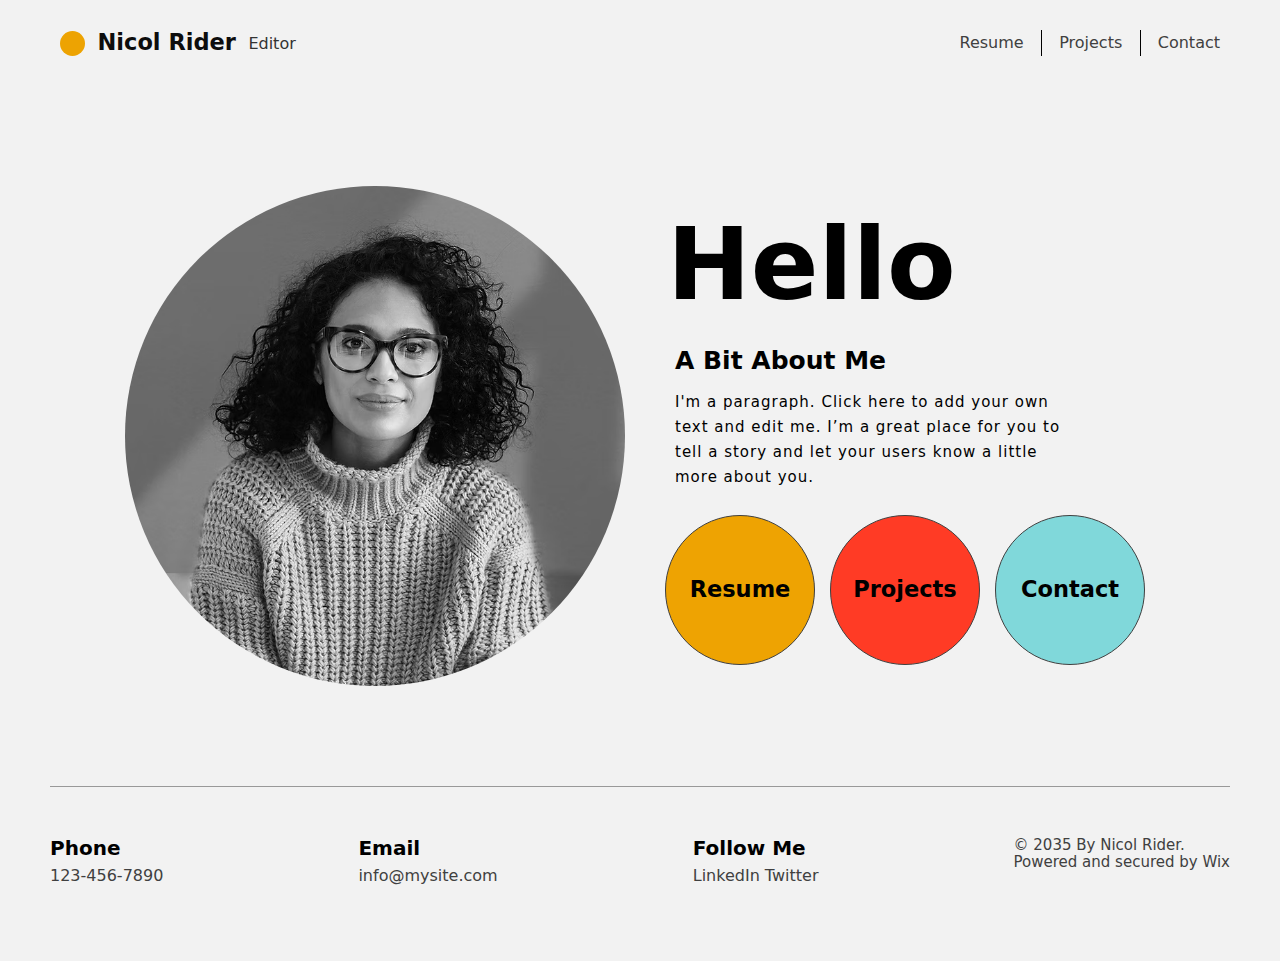
<file: Independent-Projects/Profile-Page-2/index.html>
<!DOCTYPE html>

<html lang="en">
    <head>
        <meta charset="UTF-8" />
        <meta http-equiv="X-UA-Compatible" content="IE=edge" />
        <meta name="viewport" content="width=device-width, initial-scale=1.0" />

        <title>Classroom Work</title>

        <link rel="stylesheet" href="style.css" />
    </head>

    <body>
        <header>
            <div class="header-left">
                <span class="header-icon"></span>
                <a href="index.html" class="header-name">Nicol Rider</a>
                <span class="header-title">Editor</span>
            </div>
            <div class="header-right">
                <a href="html/resume.html">Resume</a>
                <div></div>
                <a href="html/projects.html">Projects</a>
                <div></div>
                <a href="html/contact.html">Contact</a>
            </div>
        </header>

        <main class="page-home">
            <div class="main-left">
                <img src="assets/image.jpg" alt="AUTHOR" />
            </div>
            <div class="main-right">
                <h1>Hello</h1>
                <div>
                    <h2>A Bit About Me</h2>
                    <p
                        >I'm a paragraph. Click here to add your own text and edit me. I’m a great place for you to tell a story and let your users know a
                        little more about you.</p
                    >
                </div>
                <div class="main-buttons">
                    <div class="button-resume">Resume</div>
                    <div class="button-projects">Projects</div>
                    <div class="button-contact">Contact</div>
                </div>
            </div>
        </main>

        <footer>
            <div><span>Phone</span><span>123-456-7890</span></div>
            <div><span>Email</span><span>info@mysite.com</span></div>
            <div><span>Follow Me</span><span>LinkedIn Twitter</span></div>
            <div class="copyright"><span>© 2035 By Nicol Rider. <br> Powered and secured by Wix</span></div>
        </footer>
    </body>
</html>
</file>
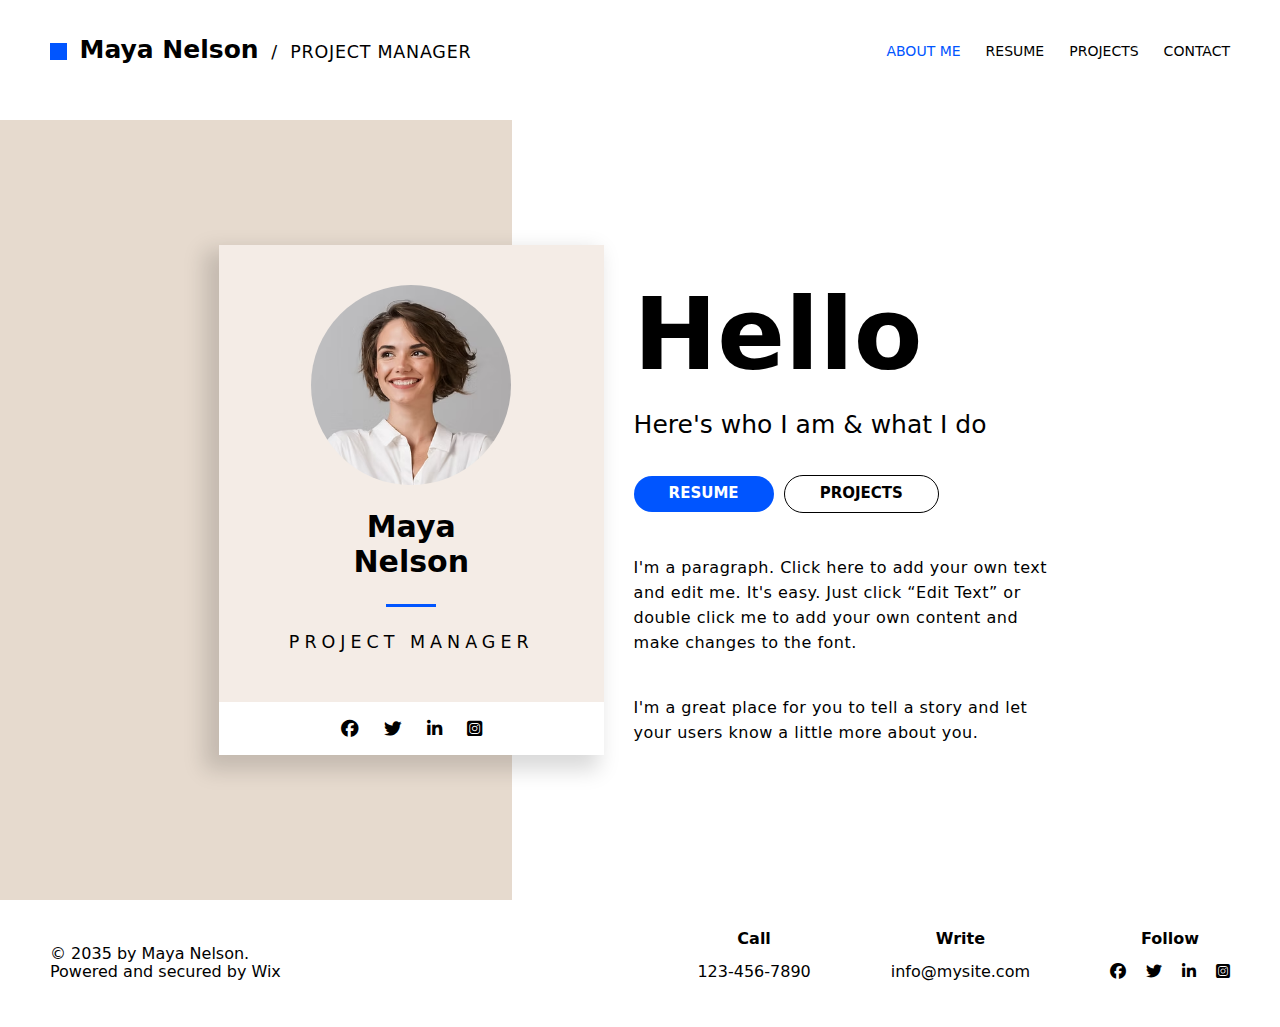
<file: Independent-Projects/Profile-Page/index.html>
<!DOCTYPE html>

<html lang="en">
    <head>
        <meta charset="UTF-8" />
        <meta http-equiv="X-UA-Compatible" content="IE=edge" />
        <meta name="viewport" content="width=device-width, initial-scale=1.0" />

        <!-- <meta name='keywords' content='' /> -->
        <!-- <meta name='description' content='' /> -->
        <!-- <meta name='author' content='' /> -->

        <!-- <link rel='icon' type='image/x-icon' href='' /> -->
        <title>About Me</title>

        <link
            rel="stylesheet"
            href="https://cdnjs.cloudflare.com/ajax/libs/font-awesome/6.7.2/css/all.min.css"
            integrity="sha512-Evv84Mr4kqVGRNSgIGL/F/aIDqQb7xQ2vcrdIwxfjThSH8CSR7PBEakCr51Ck+w+/U6swU2Im1vVX0SVk9ABhg=="
            crossorigin="anonymous"
            referrerpolicy="no-referrer"
        />
        <link rel="stylesheet" href="style.css" />
    </head>

    <body>
        <header>
            <div class="intro">
                <div class="square"></div>
                <span class="name">Maya Nelson</span>
                <span class="slash">/</span>
                <span class="title">PROJECT MANAGER</span>
            </div>

            <div class="nav">
                <nav>
                    <ul>
                        <li><a class="active" href="#">ABOUT ME</a></li>
                        <li><a href="#">RESUME</a></li>
                        <li><a href="#">PROJECTS</a></li>
                        <li><a href="#">CONTACT</a></li>
                    </ul>
                </nav>
            </div>
        </header>

        <main>
            <div class="main-wrapper">
                <div class="main-intro">
                    <div class="main-info">
                        <img class="main-img" src="assets/AdobeStock_230407429.jpeg" alt="author" />
                        <span class="main-name"
                            >Maya <br />
                            Nelson</span
                        >
                        <div class="main-line"></div>
                        <span class="main-title">PROJECT MANAGER</span>
                    </div>
                    <div class="main-links">
                        <i class="fa-brands fa-facebook"></i>
                        <i class="fa-brands fa-twitter"></i>
                        <i class="fa-brands fa-linkedin-in"></i>
                        <i class="fa-brands fa-square-instagram"></i>
                    </div>
                </div>

                <div class="main-desc">
                    <h1>Hello</h1>
                    <h2>Here's who I am & what I do</h2>
                    <div class="main-buttons">
                        <button>RESUME</button>
                        <button>PROJECTS</button>
                    </div>
                    <p>
                        I'm a paragraph. Click here to add your own text and edit me. It's easy. Just click “Edit Text” or double click me to add your
                        own content and make changes to the font.
                    </p>
                    <p>I'm a great place for you to tell a story and let your users know a little more about you.</p>
                </div>
            </div>
        </main>

        <footer>
            <div class="copyright">
                <span>
                    © 2035 by Maya Nelson. <br />
                    Powered and secured by Wix
                </span>
            </div>
            <div class="contact">
                <div><span>Call</span><span>123-456-7890</span></div>
                <div><span>Write</span><span>info@mysite.com</span></div>
                <div>
                    <span>Follow</span>
                    <div>
                        <i class="fa-brands fa-facebook"></i>
                        <i class="fa-brands fa-twitter"></i>
                        <i class="fa-brands fa-linkedin-in"></i>
                        <i class="fa-brands fa-square-instagram"></i>
                    </div>
                </div>
            </div>
        </footer>
    </body>
</html>
</file>
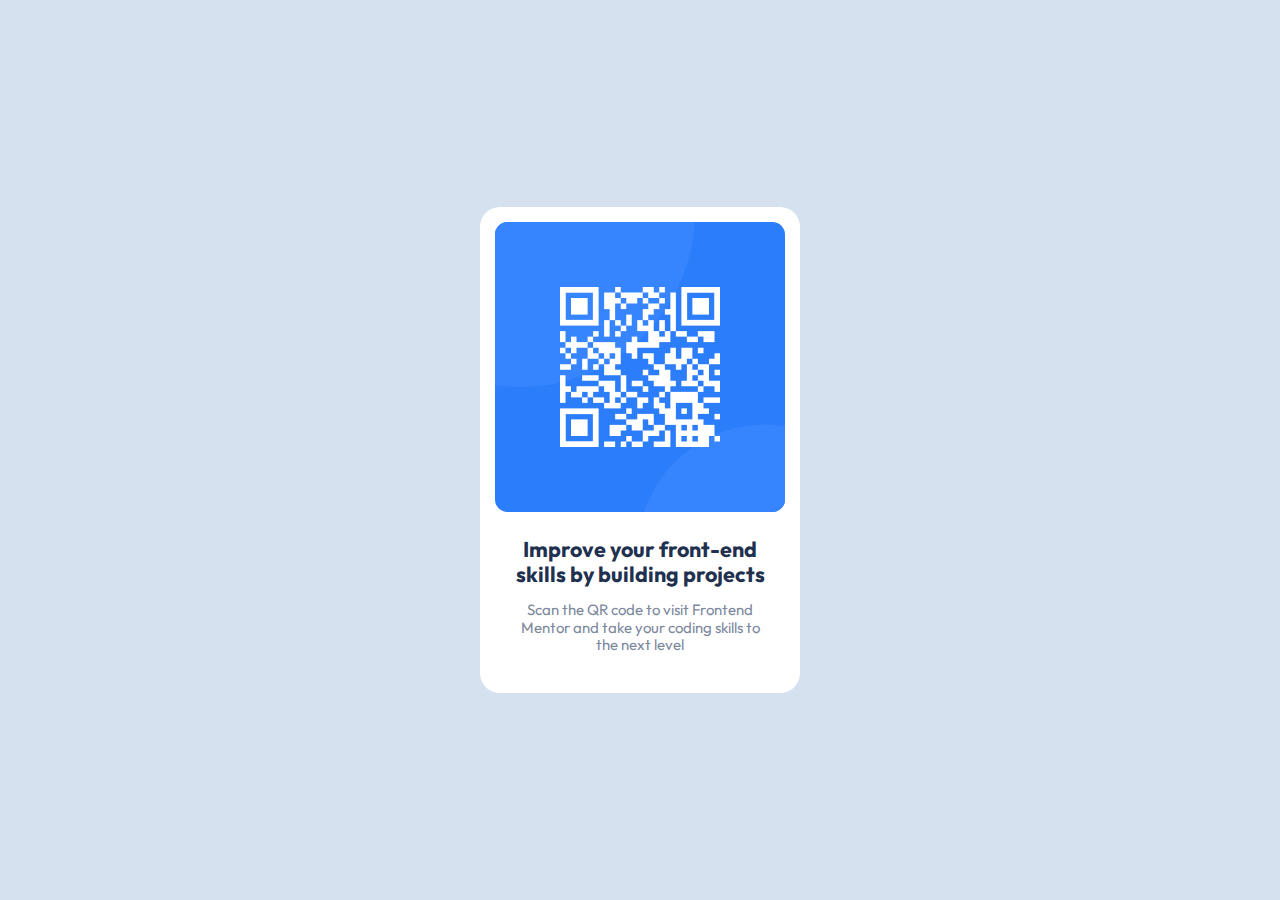
<file: Solution01/docs/index.html>
<!DOCTYPE html>

<html lang="en">
    <head>
        <meta charset="UTF-8" />
        <meta http-equiv="X-UA-Compatible" content="IE=edge" />
        <meta name="viewport" content="width=device-width, initial-scale=1.0" />

        <title>QR Code</title>
        <link rel="icon" type="image/x-icon" href="icon.png" />

        <link rel="preconnect" href="https://fonts.googleapis.com" />
        <link rel="preconnect" href="https://fonts.gstatic.com" crossorigin />
        <link href="https://fonts.googleapis.com/css2?family=Outfit:wght@100..900&display=swap" rel="stylesheet" />

        <link rel="stylesheet" href="style.css" />
    </head>

    <body>
        <div role="main" class="wrapper">
            <div class="qr-code"><img src="qr-code.png" alt="img" /></div>

            <div class="text">
                <h1>Improve your front-end <br> skills by building projects</h1>
                <p>Scan the QR code to visit Frontend<br> Mentor and take your coding skills to<br> the next level</p>
            </div>
        </div>
    </body>
</html>
</file>
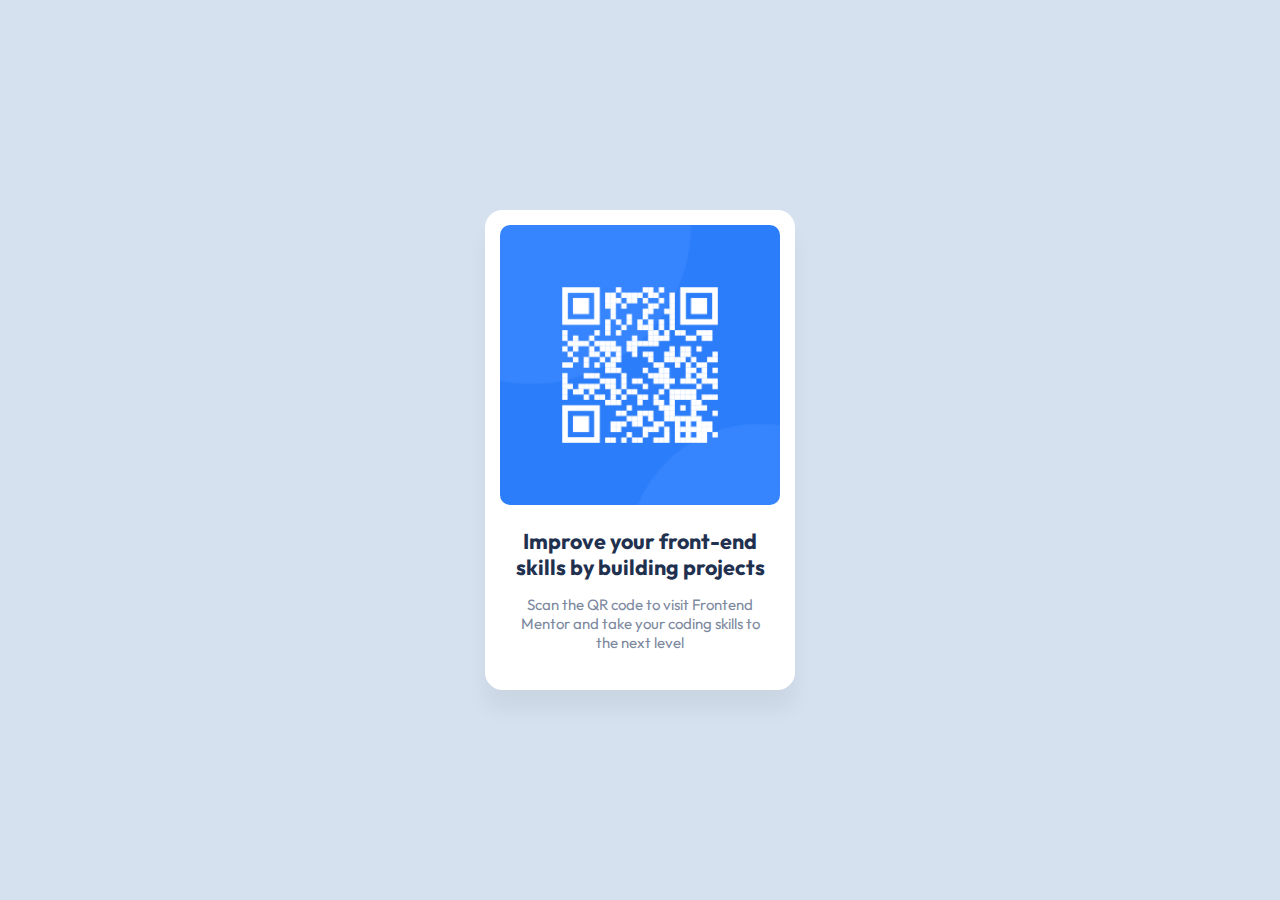
<file: Solution01/src/index.html>
<!DOCTYPE html>

<html lang="en">
    <head>
        <meta charset="UTF-8" />
        <meta http-equiv="X-UA-Compatible" content="IE=edge" />
        <meta name="viewport" content="width=device-width, initial-scale=1.0" />

        <link rel="icon" type="image/x-icon" href="assets/icon.png" />
        <title>QR Code</title>

        <link rel="preconnect" href="https://fonts.googleapis.com" />
        <link rel="preconnect" href="https://fonts.gstatic.com" crossorigin />
        <link href="https://fonts.googleapis.com/css2?family=Outfit:wght@100..900&display=swap" rel="stylesheet" />

        <link rel="stylesheet" href="style.css" />
    </head>

    <body>
        <main>
            <article>
                <div class="article-image">
                    <img src="assets/image-qr-code.png" alt="img" />
                </div>

                <h1>Improve your front-end skills by building projects</h1>
                <p>Scan the QR code to visit Frontend Mentor and take your coding skills to the next level</p>
            </article>
        </main>
    </body>
</html>
</file>
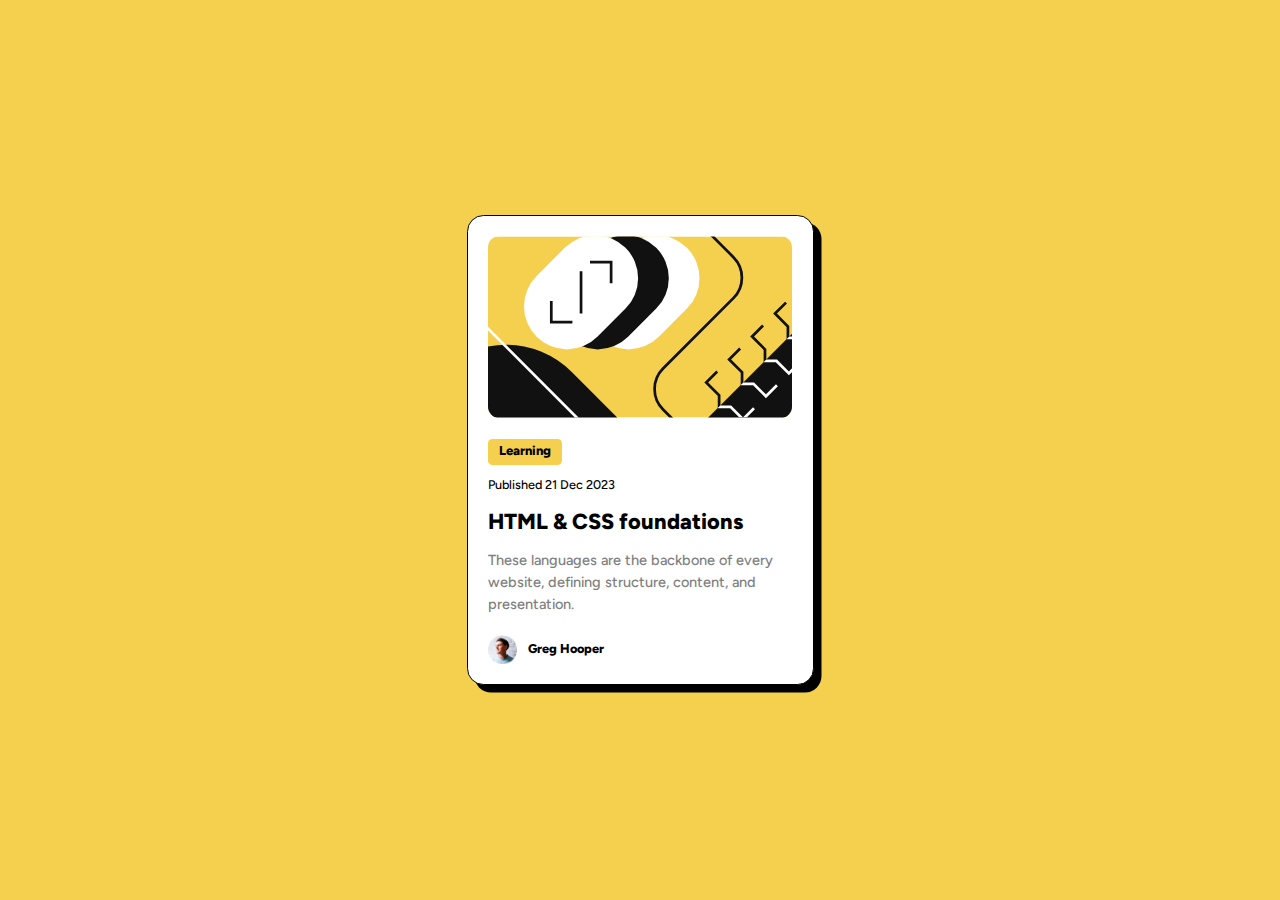
<file: Solution02/src/index.html>
<!DOCTYPE html>

<html lang="en">
    <head>
        <meta charset="UTF-8" />
        <meta http-equiv="X-UA-Compatible" content="IE=edge" />
        <meta name="viewport" content="width=device-width, initial-scale=1.0" />

        <link rel="icon" type="image/x-icon" href="assets/images/favicon-32x32.png" />
        <title>Blog Preview Card</title>

        <link rel="stylesheet" href="style.css" />
    </head>

    <body>
        <main>
            <article>
                <img class="article-image" src="assets/images/illustration-article.svg" alt="illustration image" />
                <span class="article-tag" tabindex="0">Learning</span>
                <span class="article-date">Published 21 Dec 2023</span>
                <h1 tabindex="0">HTML & CSS foundations</h1>
                <p>These languages are the backbone of every website, defining structure, content, and presentation.</p>
                <div class="article-author">
                    <img src="assets/images/image-avatar.webp" alt="avatar image" />
                    <span tabindex="0">Greg Hooper</span>
                </div>
            </article>
        </main>
    </body>
</html>
</file>
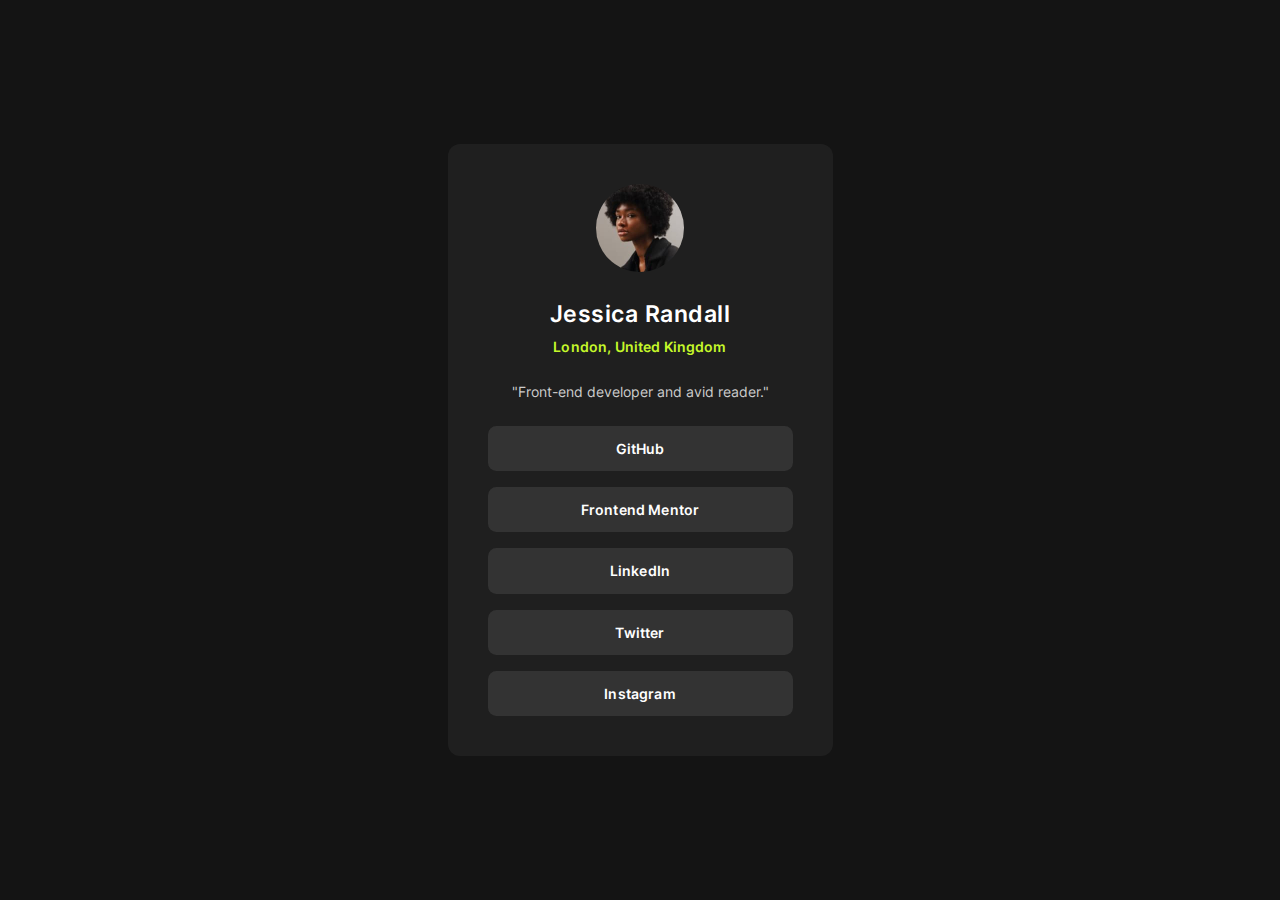
<file: Solution03/src/index.html>
<!DOCTYPE html>

<html lang="en">
    <head>
        <meta charset="UTF-8" />
        <meta http-equiv="X-UA-Compatible" content="IE=edge" />
        <meta name="viewport" content="width=device-width, initial-scale=1.0" />

        <link rel="icon" type="image/x-icon" href="assets/images/favicon-32x32.png" />
        <title>Social Links Profile</title>

        <link rel="stylesheet" href="style.css" />
    </head>

    <body>
        <main>
            <article class="profile">
                <img tabindex="0" src="assets/images/avatar-jessica.jpeg" alt="Avatar" />
                <h1>Jessica Randall</h1>
                <span>London, United Kingdom</span>
                <p>"Front-end developer and avid reader."</p>
                <div class="links">
                    <a tabindex="0" href="#">GitHub</a>
                    <a tabindex="0" href="#">Frontend Mentor</a>
                    <a tabindex="0" href="#">LinkedIn</a>
                    <a tabindex="0" href="#">Twitter</a>
                    <a tabindex="0" href="#">Instagram</a>
                </div>
            </>
        </main>
    </body>
</html>
</file>
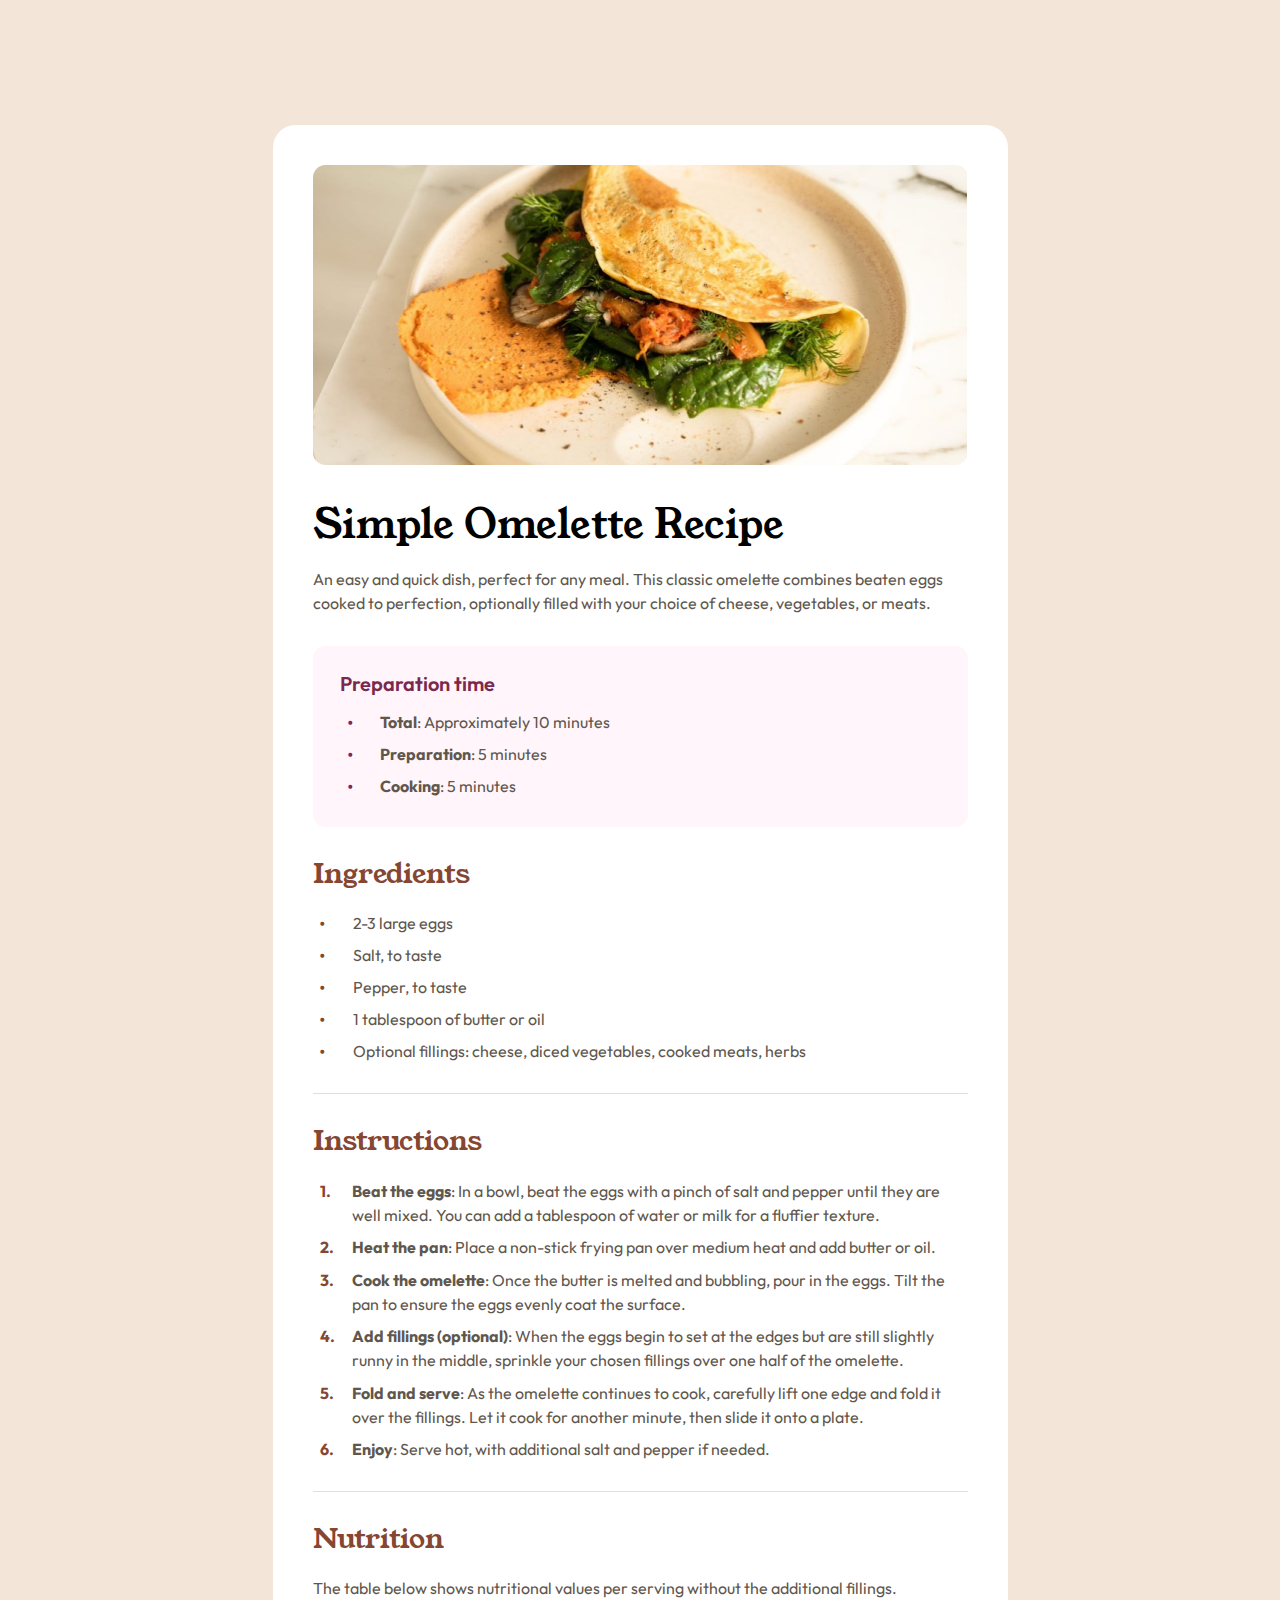
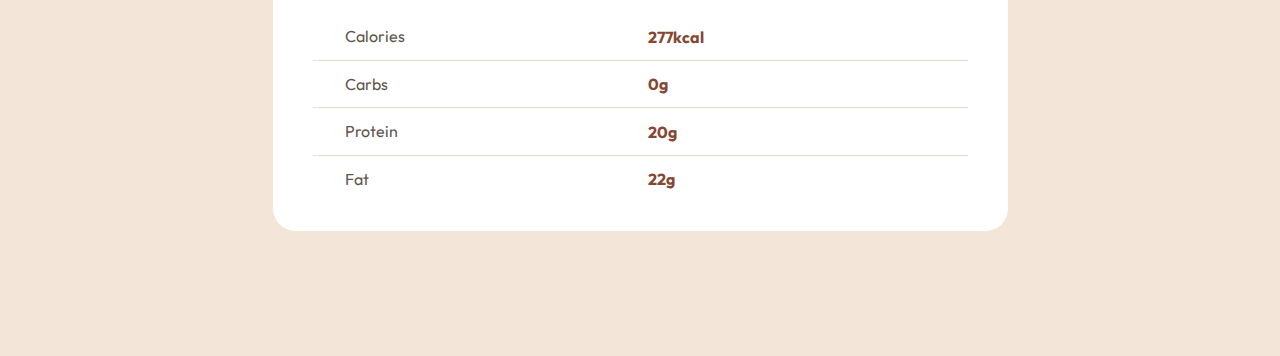
<file: Solution04/src/index.html>
<!DOCTYPE html>

<html lang="en">
    <head>
        <meta charset="UTF-8" />
        <meta http-equiv="X-UA-Compatible" content="IE=edge" />
        <meta name="viewport" content="width=device-width, initial-scale=1.0" />

        <link rel="icon" type="image/x-icon" href="assets/images/favicon-32x32.png" />
        <title>Recipe Page</title>

        <link rel="stylesheet" href="style.css" />
    </head>

    <body>
        <main>
            <div class="recipe">
                <div class="recipe-image">
                    <img src="assets/images/image-omelette.jpeg" alt="Recipe Image" />
                </div>

                <div class="recipe-info">
                    <div class="recipe-title">
                        <h1>Simple Omelette Recipe</h1>
                        <p>
                            An easy and quick dish, perfect for any meal. This classic omelette combines beaten eggs cooked to perfection, optionally
                            filled with your choice of cheese, vegetables, or meats.
                        </p>
                    </div>

                    <div class="recipe-preparation highlighted-section">
                        <h2>Preparation time</h2>

                        <ul>
                            <li>
                                <p><span>Total</span>: Approximately 10 minutes</p>
                            </li>
                            <li>
                                <p><span>Preparation</span>: 5 minutes</p>
                            </li>
                            <li>
                                <p><span>Cooking</span>: 5 minutes</p>
                            </li>
                        </ul>
                    </div>

                    <div class="recipe-ingredients">
                        <h2>Ingredients</h2>
                        <ul>
                            <li><p>2-3 large eggs</p></li>
                            <li><p>Salt, to taste</p></li>
                            <li><p>Pepper, to taste</p></li>
                            <li><p>1 tablespoon of butter or oil</p></li>
                            <li><p>Optional fillings: cheese, diced vegetables, cooked meats, herbs</p></li>
                        </ul>
                    </div>

                    <hr />

                    <div class="recipe-instructions">
                        <h2>Instructions</h2>
                        <ol>
                            <li>
                                <p>
                                    <span>Beat the eggs</span>: In a bowl, beat the eggs with a pinch of salt and pepper until they are well mixed. You can add a tablespoon of water or milk for a fluffier texture.
                                </p>
                            </li>
                            <li>
                                <p><span>Heat the pan</span>: Place a non-stick frying pan over medium heat and add butter or oil.</p>
                            </li>
                            <li>
                                <p>
                                    <span>Cook the omelette</span>: Once the butter is melted and bubbling, pour in the eggs. Tilt the pan to ensure
                                    the eggs evenly coat the surface.
                                </p>
                            </li>
                            <li>
                                <p>
                                    <span>Add fillings (optional)</span>: When the eggs begin to set at the edges but are still slightly runny in the
                                    middle, sprinkle your chosen fillings over one half of the omelette.
                                </p>
                            </li>
                            <li>
                                <p>
                                    <span>Fold and serve</span>: As the omelette continues to cook, carefully lift one edge and fold it over the
                                    fillings. Let it cook for another minute, then slide it onto a plate.
                                </p>
                            </li>
                            <li>
                                <p><span>Enjoy</span>: Serve hot, with additional salt and pepper if needed.</p>
                            </li>
                        </ol>
                    </div>

                    <hr />

                    <div class="recipe-nutrition">
                        <h2>Nutrition</h2>
                        <p>The table below shows nutritional values per serving without the additional fillings.</p>

                        <div class="table">
                            <div>
                                <p>Calories</p>
                                <span>277kcal</span>
                            </div>
                            <div>
                                <p>Carbs</p>
                                <span>0g</span>
                            </div>
                            <div>
                                <p>Protein</p>
                                <span>20g</span>
                            </div>
                            <div>
                                <p>Fat</p>
                                <span>22g</span>
                            </div>
                        </div>
                    </div>
                </div>
            </div>
        </main>
    </body>
</html>
</file>
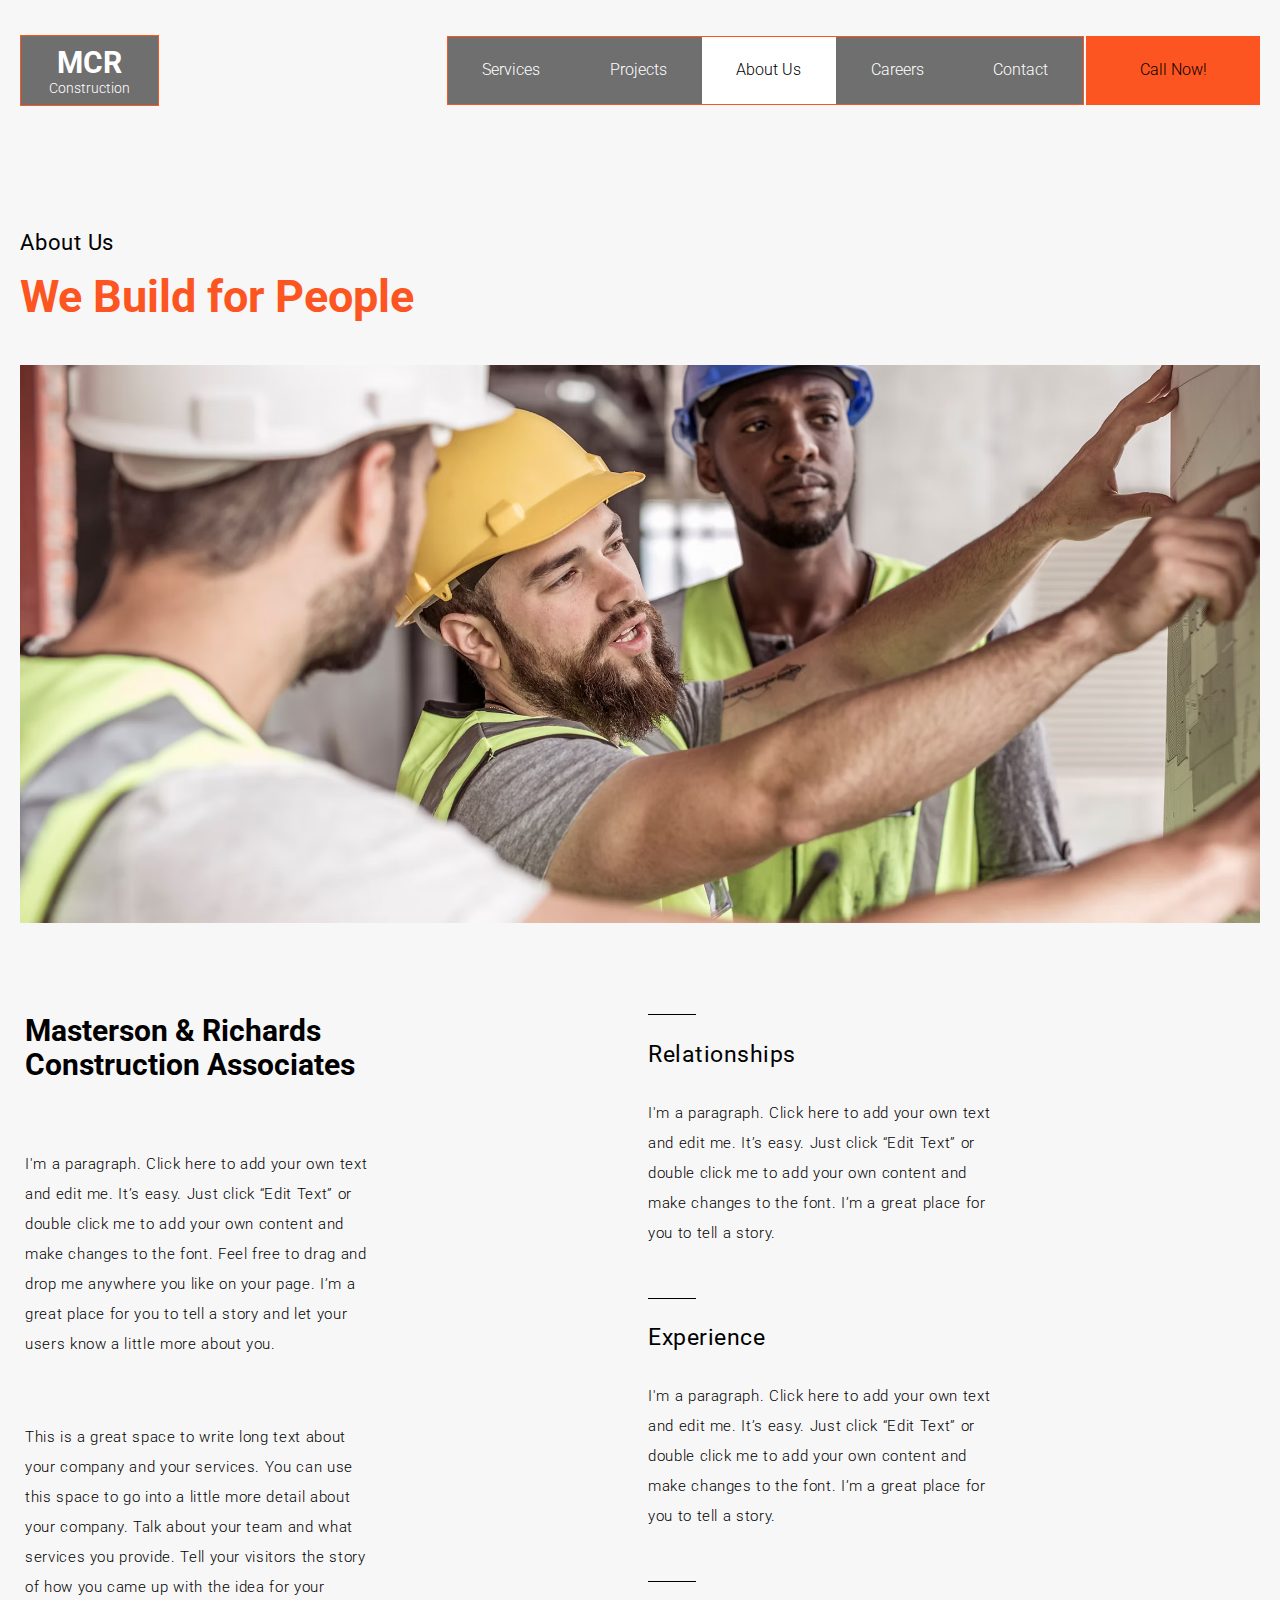
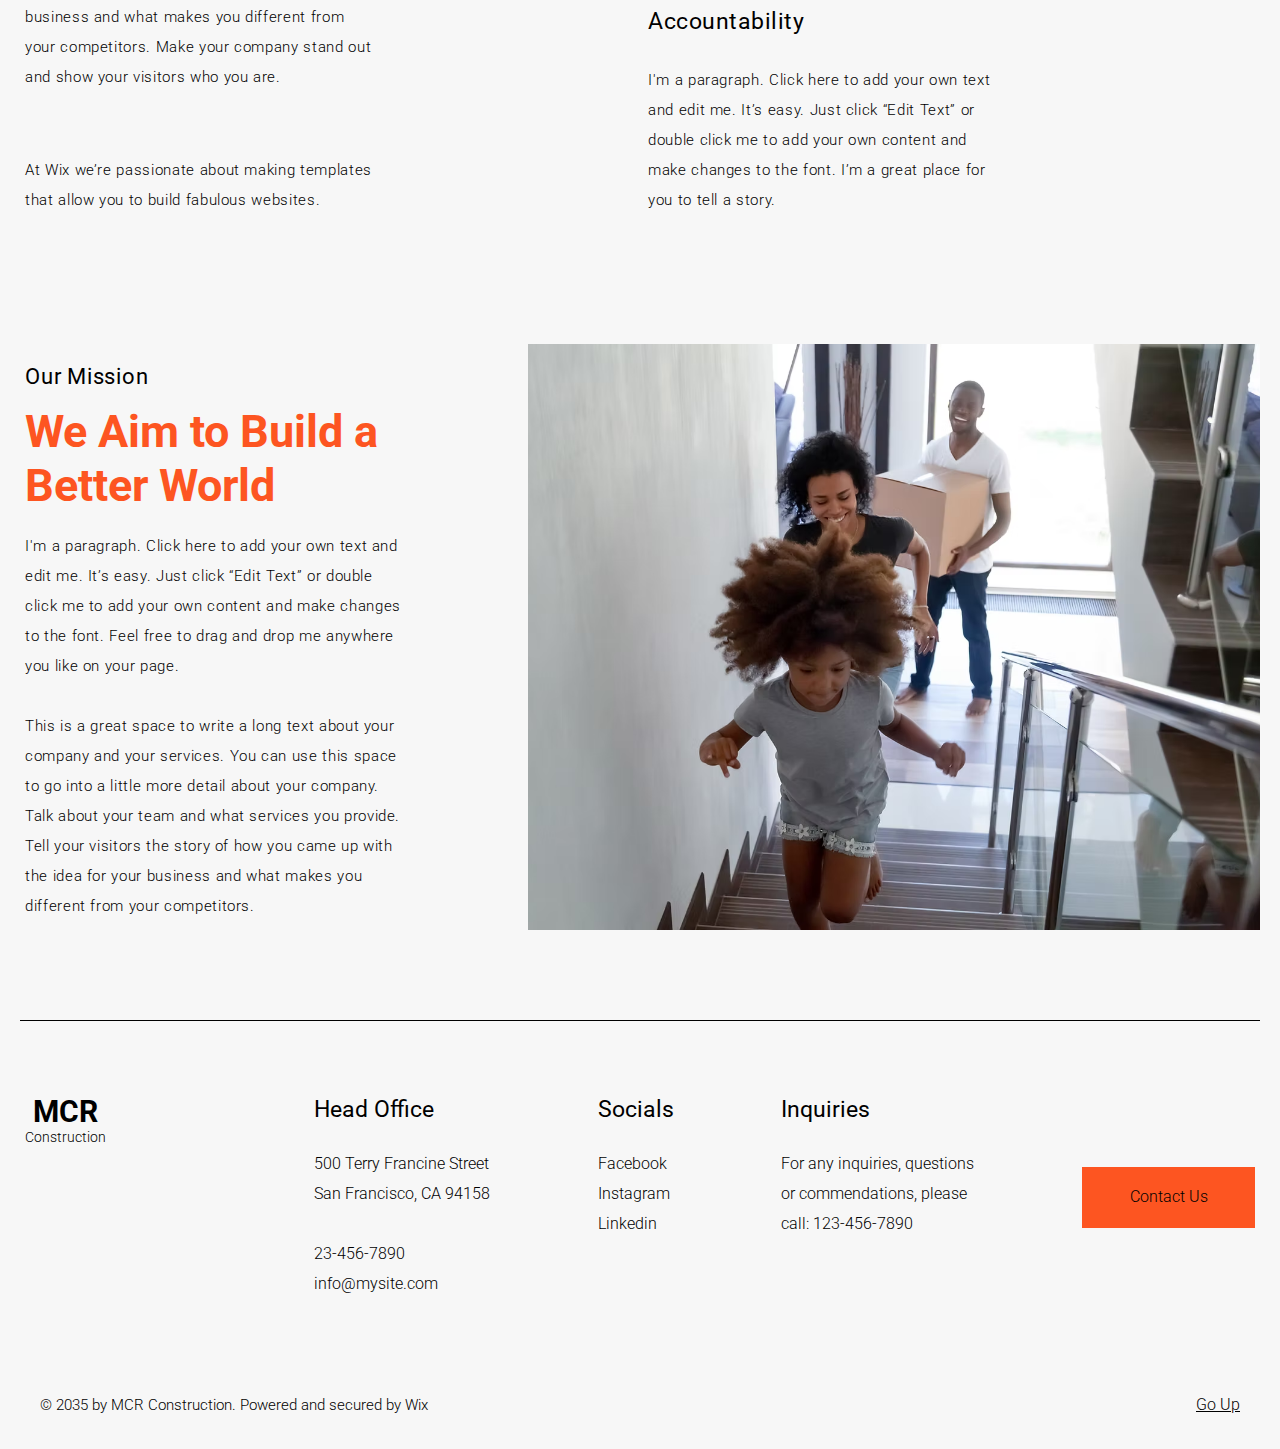
<file: Independent-Projects/Construction/html/about.html>
<!DOCTYPE html>
<html lang="en">
    <head>
        <meta charset="UTF-8" />
        <meta http-equiv="X-UA-Compatible" content="IE=edge" />
        <meta name="viewport" content="width=device-width, initial-scale=1.0" />

        <!-- <meta name='keywords' content='' /> -->
        <!-- <meta name='description' content='' /> -->
        <!-- <meta name='author' content='' /> -->
        <!-- <link rel='icon' type='image/x-icon' href='' /> -->

        <link rel="preconnect" href="https://fonts.googleapis.com" />
        <link rel="preconnect" href="https://fonts.gstatic.com" crossorigin />
        <link href="https://fonts.googleapis.com/css2?family=Roboto:ital,wght@0,100..900;1,100..900&display=swap" rel="stylesheet" />

        <title>About</title>
        <link rel="stylesheet" href="../style.css" />
        <script defer src="../js/script.js"></script>
    </head>

    <body class="page-about">
        <header>
            <div id="marker"></div>

            <div class="container">
                <div class="nav">
                    <div class="logo" id="logo">
                        <a href="../index.html">MCR</a>
                        <br />
                        <a href="../index.html">Construction</a>
                    </div>

                    <div class="nav-list">
                        <ul>
                            <li><a href="services.html">Services</a></li>
                            <li><a href="projects.html">Projects</a></li>
                            <li><a href="about.html">About Us</a></li>
                            <li><a href="careers.html">Careers</a></li>
                            <li><a href="contact.html">Contact</a></li>
                        </ul>

                        <button><a href="tel:+">Call Now!</a></button>

                        <div class="mobile-nav-toggle" id="mNavToggle">
                            <span></span>
                            <span></span>
                            <span></span>
                        </div>
                    </div>
                </div>

                <div class="mobile-nav hidden" id="mNav">
                    <ul>
                        <li><a href="services.html">Services</a></li>
                        <li><a href="projects.html">Projects</a></li>
                        <li><a href="about.html">About Us</a></li>
                        <li><a href="careers.html">Careers</a></li>
                        <li><a href="contact.html">Contact</a></li>
                    </ul>

                    <button><a href="tel:+">Call Now!</a></button>
                </div>
            </div>
        </header>

        <main>
            <div class="grid-container">
                <section class="heading-section">
                    <div class="heading-section-content">
                        <span>About Us</span>
                        <h2>We Build for People</h2>
                    </div>
                </section>

                <section class="about-img">
                    <img src="../img/about-page.avif" />
                </section>

                <section class="about-content">
                    <div class="section-content">
                        <h3>
                            Masterson & Richards <br />
                            Construction Associates
                        </h3>
                        <p>
                            I'm a paragraph. Click here to add your own text and edit me. It’s easy. Just click “Edit Text” or double click me to add
                            your own content and make changes to the font. Feel free to drag and drop me anywhere you like on your page. I’m a great
                            place for you to tell a story and let your users know a little more about you.
                        </p>
                        <p>
                            This is a great space to write long text about your company and your services. You can use this space to go into a little
                            more detail about your company. Talk about your team and what services you provide. Tell your visitors the story of how
                            you came up with the idea for your business and what makes you different from your competitors. Make your company stand
                            out and show your visitors who you are.
                        </p>
                        <p>At Wix we’re passionate about making templates that allow you to build fabulous websites.</p>
                    </div>

                    <div class="section-content">
                        <div>
                            <div class="line"></div>
                            <span>Relationships</span>
                            <p>
                                I'm a paragraph. Click here to add your own text and edit me. It’s easy. Just click “Edit Text” or double click me to
                                add your own content and make changes to the font. I’m a great place for you to tell a story.
                            </p>
                        </div>
                        <div>
                            <div class="line"></div>
                            <span>Experience</span>
                            <p>
                                I'm a paragraph. Click here to add your own text and edit me. It’s easy. Just click “Edit Text” or double click me to
                                add your own content and make changes to the font. I’m a great place for you to tell a story.
                            </p>
                        </div>
                        <div>
                            <div class="line"></div>
                            <span>Accountability</span>
                            <p>
                                I'm a paragraph. Click here to add your own text and edit me. It’s easy. Just click “Edit Text” or double click me to
                                add your own content and make changes to the font. I’m a great place for you to tell a story.
                            </p>
                        </div>
                    </div>
                </section>

                <section class="heading-section">
                    <div class="section-content">
                        <span>Our Mission</span>
                        <h2>
                            We Aim to Build a <br />
                            Better World
                        </h2>
                        <p>
                            I'm a paragraph. Click here to add your own text and edit me. It’s easy. Just click “Edit Text” or double click me to add
                            your own content and make changes to the font. Feel free to drag and drop me anywhere you like on your page.
                        </p>
                        <p>
                            This is a great space to write a long text about your company and your services. You can use this space to go into a
                            little more detail about your company. Talk about your team and what services you provide. Tell your visitors the story of
                            how you came up with the idea for your business and what makes you different from your competitors.
                        </p>
                    </div>

                    <div class="section-img">
                        <img src="../img/about-img.avif" alt="" />
                    </div>
                </section>
            </div>
        </main>

        <footer>
            <div class="container">
                <div class="logo">
                    <span>MCR</span>
                    <br />
                    <span>Construction</span>
                </div>

                <div class="info address">
                    <span class="title">Head Office</span>
                    <span>
                        500 Terry Francine Street <br />
                        San Francisco, CA 94158
                    </span>
                    <span
                        >23-456-7890 <br />
                        info@mysite.com
                    </span>
                </div>

                <div class="info socials">
                    <span class="title">Socials</span>
                    <a href="#">Facebook</a>
                    <a href="#">Instagram</a>
                    <a href="#">Linkedin</a>
                </div>

                <div class="info inquiries">
                    <span class="title">Inquiries</span>
                    <span
                        >For any inquiries, questions <br />
                        or commendations, please <br />
                        call: 123-456-7890
                    </span>
                </div>

                <button><a href="contact.html">Contact Us</a></button>

                <span class="copyright">© 2035 by MCR Construction. Powered and secured by Wix</span>

                <a class="return-to-marker" href="#marker">Go Up</a>

                <a class="m-return-to-marker" href="#marker">
                    <svg
                        preserveAspectRatio="xMidYMid meet"
                        data-bbox="20 20 160 160"
                        xmlns="http://www.w3.org/2000/svg"
                        viewBox="20 20 160 160"
                        height="100%"
                        width="100%"
                        data-type="color"
                        role="presentation"
                        aria-hidden="true">
                        <g fill-rule="evenodd">
                            <path fill-rule="nonzero" fill="#FFFFFF" d="M180 20v160H20V20h160z" data-color="1"></path>
                            <path fill-rule="nonzero" fill="#A2A3E9" d="M24 24v152h152V24H24zm-4-4h160v160H20V20z" data-color="2"></path>
                            <path
                                fill="#A2A3E9"
                                d="M59.668 112L56 107.407 99.037 74 142 107.41l-3.672 4.59-39.29-29.873L59.667 112z"
                                data-color="2"></path>
                        </g>
                    </svg>
                </a>
            </div>
        </footer>
    </body>
</html>
</file>
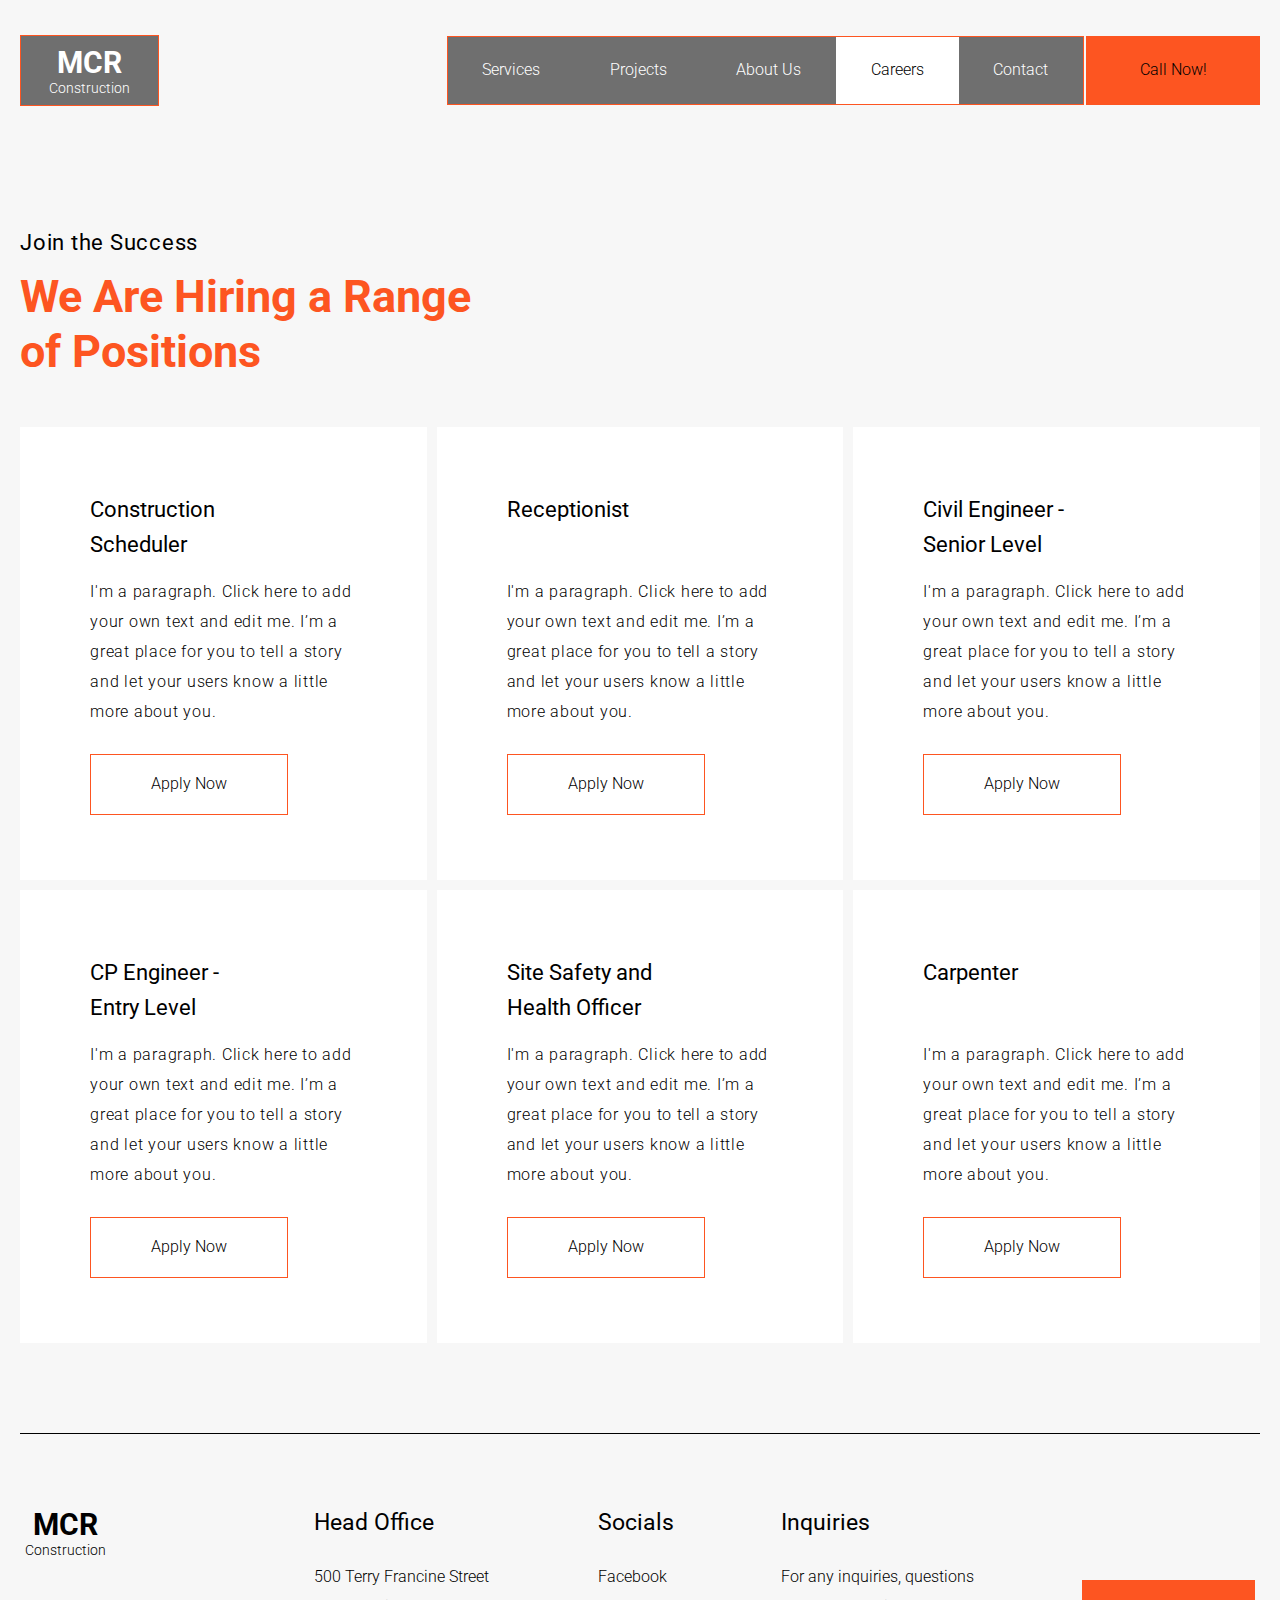
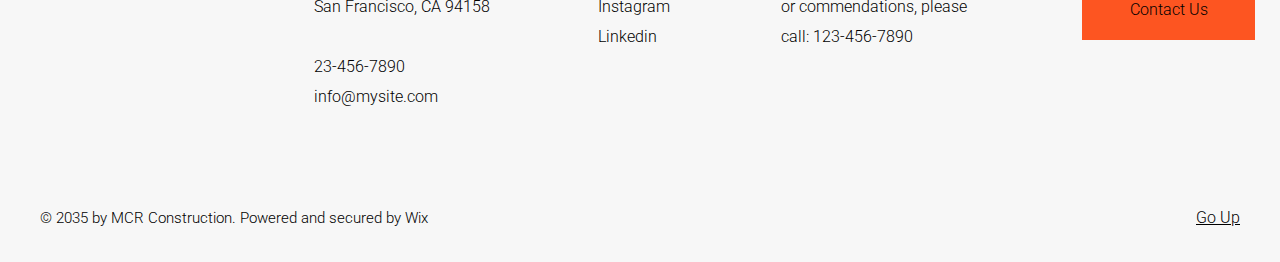
<file: Independent-Projects/Construction/html/careers.html>
<!DOCTYPE html>
<html lang="en">
    <head>
        <meta charset="UTF-8" />
        <meta http-equiv="X-UA-Compatible" content="IE=edge" />
        <meta name="viewport" content="width=device-width, initial-scale=1.0" />

        <!-- <meta name='keywords' content='' /> -->
        <!-- <meta name='description' content='' /> -->
        <!-- <meta name='author' content='' /> -->
        <!-- <link rel='icon' type='image/x-icon' href='' /> -->
         
        <link rel="preconnect" href="https://fonts.googleapis.com" />
        <link rel="preconnect" href="https://fonts.gstatic.com" crossorigin />
        <link href="https://fonts.googleapis.com/css2?family=Roboto:ital,wght@0,100..900;1,100..900&display=swap" rel="stylesheet" />

        <title>Careers</title>
        <link rel="stylesheet" href="../style.css" />
        <script defer src="../js/script.js"></script> 
    </head>

    <body class="page-careers">
        <header>
            <div id="marker"></div>
            
            <div class="container">
                <div class="nav">
                    <div class="logo" id="logo">
                        <a href="../index.html">MCR</a>
                        <br />
                        <a href="../index.html">Construction</a>
                    </div>

                    <div class="nav-list">
                        <ul>
                            <li><a href="services.html">Services</a></li>
                            <li><a href="projects.html">Projects</a></li>
                            <li><a href="about.html">About Us</a></li>
                            <li><a href="careers.html">Careers</a></li>
                            <li><a href="contact.html">Contact</a></li>
                        </ul>

                        <button><a href="tel:+">Call Now!</a></button>

                        <div class="mobile-nav-toggle" id="mNavToggle">
                            <span></span>
                            <span></span>
                            <span></span>
                        </div>
                    </div>
                </div>

                <div class="mobile-nav hidden" id="mNav">


                    <ul>
                        <li><a href="services.html">Services</a></li>
                        <li><a href="projects.html">Projects</a></li>
                        <li><a href="about.html">About Us</a></li>
                        <li><a href="careers.html">Careers</a></li>
                        <li><a href="contact.html">Contact</a></li>
                    </ul>

                    <button><a href="tel:+">Call Now!</a></button>
                </div>
            </div>
        </header>

        <main>
            <div class="grid-container">
                <section class="heading-section">
                    <div class="heading-section-content">
                        <span>Join the Success</span>
                        <h2>
                            We Are Hiring a Range <br />
                            of Positions
                        </h2>
                    </div>
                </section>

                <section>
                    <div class="grid-wrapper">
                        <div>
                            <span
                                >Construction <br />
                                Scheduler</span
                            >
                            <p>
                                I'm a paragraph. Click here to add your own text and edit me. I’m a great place for you to tell a story and let your
                                users know a little more about you.
                            </p>
                            <button>Apply Now</button>
                        </div>
                        <div>
                            <span>Receptionist</span>
                            <p>
                                I'm a paragraph. Click here to add your own text and edit me. I’m a great place for you to tell a story and let your
                                users know a little more about you.
                            </p>
                            <button>Apply Now</button>
                        </div>
                        <div>
                            <span
                                >Civil Engineer - <br />
                                Senior Level</span
                            >
                            <p>
                                I'm a paragraph. Click here to add your own text and edit me. I’m a great place for you to tell a story and let your
                                users know a little more about you.
                            </p>
                            <button>Apply Now</button>
                        </div>
                        <div></div>
                        <div></div>
                        <div>
                            <span
                                >CP Engineer - <br />
                                Entry Level</span
                            >
                            <p>
                                I'm a paragraph. Click here to add your own text and edit me. I’m a great place for you to tell a story and let your
                                users know a little more about you.
                            </p>
                            <button>Apply Now</button>
                        </div>
                        <div>
                            <span
                                >Site Safety and <br />
                                Health Officer</span
                            >
                            <p>
                                I'm a paragraph. Click here to add your own text and edit me. I’m a great place for you to tell a story and let your
                                users know a little more about you.
                            </p>
                            <button>Apply Now</button>
                        </div>
                        <div>
                            <span>Carpenter</span>
                            <p>
                                I'm a paragraph. Click here to add your own text and edit me. I’m a great place for you to tell a story and let your
                                users know a little more about you.
                            </p>
                            <button>Apply Now</button>
                        </div>
                    </div>
                </section>
            </div>
        </main>

        <footer>
            <div class="container">
                <div class="logo">
                    <span>MCR</span>
                    <br />
                    <span>Construction</span>
                </div>

                <div class="info address">
                    <span class="title">Head Office</span>
                    <span>
                        500 Terry Francine Street <br />
                        San Francisco, CA 94158
                    </span>
                    <span
                        >23-456-7890 <br />
                        info@mysite.com
                    </span>
                </div>

                <div class="info socials">
                    <span class="title">Socials</span>
                    <a href="#">Facebook</a>
                    <a href="#">Instagram</a>
                    <a href="#">Linkedin</a>
                </div>

                <div class="info inquiries">
                    <span class="title">Inquiries</span>
                    <span
                        >For any inquiries, questions <br />
                        or commendations, please <br />
                        call: 123-456-7890
                    </span>
                </div>

                <button><a href="contact.html">Contact Us</a></button>

                <span class="copyright">© 2035 by MCR Construction. Powered and secured by Wix</span>

                <a class="return-to-marker" href="#marker">Go Up</a>

                <a class="m-return-to-marker" href="#marker">
                    <svg
                        preserveAspectRatio="xMidYMid meet"
                        data-bbox="20 20 160 160"
                        xmlns="http://www.w3.org/2000/svg"
                        viewBox="20 20 160 160"
                        height="100%"
                        width="100%"
                        data-type="color"
                        role="presentation"
                        aria-hidden="true">
                        <g fill-rule="evenodd">
                            <path fill-rule="nonzero" fill="#FFFFFF" d="M180 20v160H20V20h160z" data-color="1"></path>
                            <path fill-rule="nonzero" fill="#A2A3E9" d="M24 24v152h152V24H24zm-4-4h160v160H20V20z" data-color="2"></path>
                            <path
                                fill="#A2A3E9"
                                d="M59.668 112L56 107.407 99.037 74 142 107.41l-3.672 4.59-39.29-29.873L59.667 112z"
                                data-color="2"></path>
                        </g>
                    </svg>
                </a>
            </div>
        </footer>
    </body>
</html>
</file>
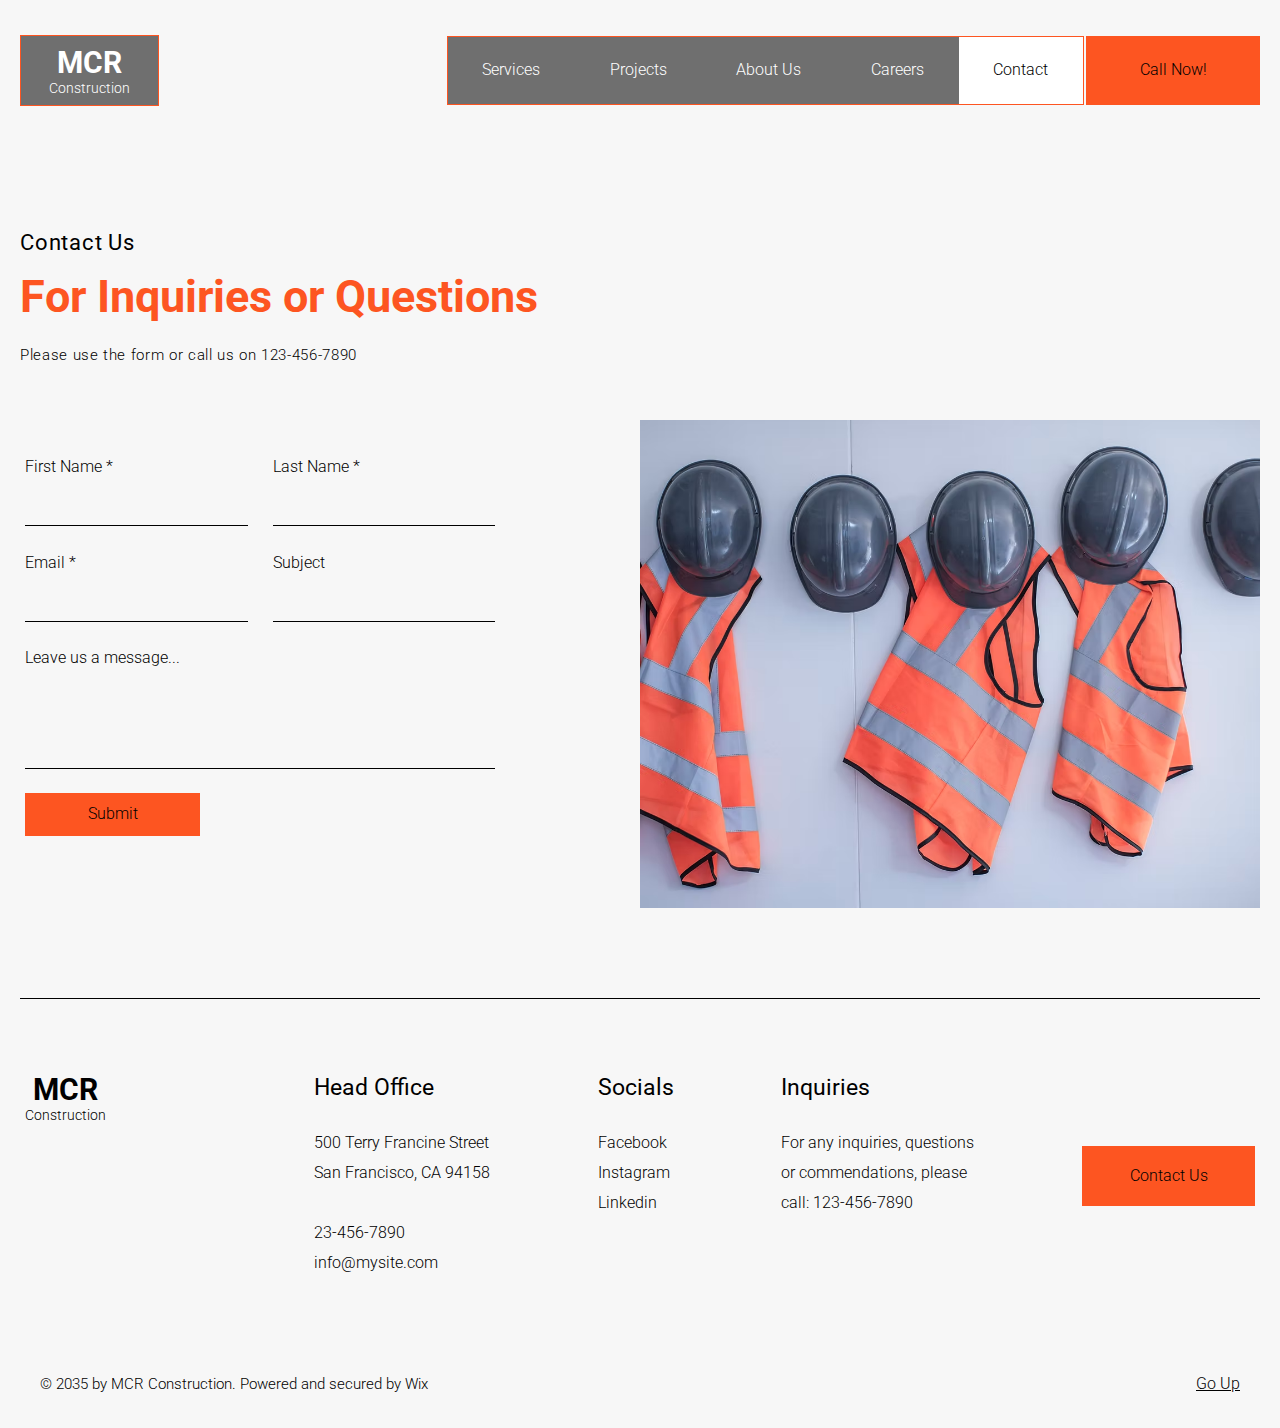
<file: Independent-Projects/Construction/html/contact.html>
<!DOCTYPE html>
<html lang="en">
    <head>
        <meta charset="UTF-8" />
        <meta http-equiv="X-UA-Compatible" content="IE=edge" />
        <meta name="viewport" content="width=device-width, initial-scale=1.0" />

        <!-- <meta name='keywords' content='' /> -->
        <!-- <meta name='description' content='' /> -->
        <!-- <meta name='author' content='' /> -->
        <!-- <link rel='icon' type='image/x-icon' href='' /> -->

        <link rel="preconnect" href="https://fonts.googleapis.com" />
        <link rel="preconnect" href="https://fonts.gstatic.com" crossorigin />
        <link href="https://fonts.googleapis.com/css2?family=Roboto:ital,wght@0,100..900;1,100..900&display=swap" rel="stylesheet" />

        <title>Contact</title>
        <link rel="stylesheet" href="../style.css" />
        <script defer src="../js/script.js"></script>
    </head>

    <body class="page-contact">
        <header>
            <div id="marker"></div>

            <div class="container">
                <div class="nav">
                    <div class="logo" id="logo">
                        <a href="../index.html">MCR</a>
                        <br />
                        <a href="../index.html">Construction</a>
                    </div>

                    <div class="nav-list">
                        <ul>
                            <li><a href="services.html">Services</a></li>
                            <li><a href="projects.html">Projects</a></li>
                            <li><a href="about.html">About Us</a></li>
                            <li><a href="careers.html">Careers</a></li>
                            <li><a href="contact.html">Contact</a></li>
                        </ul>

                        <button><a href="tel:+">Call Now!</a></button>

                        <div class="mobile-nav-toggle" id="mNavToggle">
                            <span></span>
                            <span></span>
                            <span></span>
                        </div>
                    </div>
                </div>

                <div class="mobile-nav hidden" id="mNav">
                    <ul>
                        <li><a href="services.html">Services</a></li>
                        <li><a href="projects.html">Projects</a></li>
                        <li><a href="about.html">About Us</a></li>
                        <li><a href="careers.html">Careers</a></li>
                        <li><a href="contact.html">Contact</a></li>
                    </ul>

                    <button><a href="tel:+">Call Now!</a></button>
                </div>
            </div>
        </header>

        <main>
            <div class="grid-container">
                <section class="heading-section">
                    <div class="heading-section-content">
                        <span>Contact Us</span>
                        <h2>For Inquiries or Questions</h2>
                        <p>Please use the form or call us on 123-456-7890</p>
                    </div>
                </section>

                <section class="contact">
                    <div class="section-content">
                        <form action="" method="" id="form">
                            <div class="form-info">
                                <div>
                                    <label for="firstName">First Name *</label>
                                    <input type="text" name="firstName" id="firstName" required />
                                    <div class="invalid-input">
                                        <svg viewBox="0 0 20 20" fill="currentColor" width="20" height="20" class="sNqLghM" aria-hidden="true">
                                            <path
                                                fill-rule="evenodd"
                                                d="M9.5,3 C13.084,3 16,5.916 16,9.5 C16,13.084 13.084,16 9.5,16 C5.916,16 3,13.084 3,9.5 C3,5.916 5.916,3 9.5,3 Z M9.5,4 C6.467,4 4,6.467 4,9.5 C4,12.533 6.467,15 9.5,15 C12.533,15 15,12.533 15,9.5 C15,6.467 12.533,4 9.5,4 Z M10,11 L10,12 L9,12 L9,11 L10,11 Z M10,7 L10,10 L9,10 L9,7 L10,7 Z"></path>
                                        </svg>
                                        <span>Enter a first name.</span>
                                    </div>
                                </div>
                                <div>
                                    <label for="lastName">Last Name *</label>
                                    <input type="text" name="lastName" id="lastName" required />
                                    <div class="invalid-input">
                                        <svg viewBox="0 0 20 20" fill="currentColor" width="20" height="20" class="sNqLghM" aria-hidden="true">
                                            <path
                                                fill-rule="evenodd"
                                                d="M9.5,3 C13.084,3 16,5.916 16,9.5 C16,13.084 13.084,16 9.5,16 C5.916,16 3,13.084 3,9.5 C3,5.916 5.916,3 9.5,3 Z M9.5,4 C6.467,4 4,6.467 4,9.5 C4,12.533 6.467,15 9.5,15 C12.533,15 15,12.533 15,9.5 C15,6.467 12.533,4 9.5,4 Z M10,11 L10,12 L9,12 L9,11 L10,11 Z M10,7 L10,10 L9,10 L9,7 L10,7 Z"></path>
                                        </svg>
                                        <span>Enter a last name.</span>
                                    </div>
                                </div>
                            </div>

                            <div class="form-info">
                                <div>
                                    <label for="email">Email *</label>
                                    <input type="text" name="email" id="email" required />
                                    <div class="invalid-input">
                                        <svg viewBox="0 0 20 20" fill="currentColor" width="20" height="20" class="sNqLghM" aria-hidden="true">
                                            <path
                                                fill-rule="evenodd"
                                                d="M9.5,3 C13.084,3 16,5.916 16,9.5 C16,13.084 13.084,16 9.5,16 C5.916,16 3,13.084 3,9.5 C3,5.916 5.916,3 9.5,3 Z M9.5,4 C6.467,4 4,6.467 4,9.5 C4,12.533 6.467,15 9.5,15 C12.533,15 15,12.533 15,9.5 C15,6.467 12.533,4 9.5,4 Z M10,11 L10,12 L9,12 L9,11 L10,11 Z M10,7 L10,10 L9,10 L9,7 L10,7 Z"></path>
                                        </svg>
                                        <span>Enter an email address.</span>
                                    </div>
                                </div>
                                <div>
                                    <label for="subject">Subject</label>
                                    <input type="text" name="subject" id="subject" />
                                </div>
                            </div>

                            <div><label for="message">Leave us a message...</label></div>

                            <div><textarea name="message" id="message"></textarea></div>

                            <div><input type="submit" value="Submit" /></div>
                        </form>
                    </div>
                    <div class="section-img">
                        <img src="../img/contact.jpg" alt="" />
                    </div>
                </section>
            </div>
        </main>

        <footer>
            <div class="container">
                <div class="logo">
                    <span>MCR</span>
                    <br />
                    <span>Construction</span>
                </div>

                <div class="info address">
                    <span class="title">Head Office</span>
                    <span>
                        500 Terry Francine Street <br />
                        San Francisco, CA 94158
                    </span>
                    <span
                        >23-456-7890 <br />
                        info@mysite.com
                    </span>
                </div>

                <div class="info socials">
                    <span class="title">Socials</span>
                    <a href="#">Facebook</a>
                    <a href="#">Instagram</a>
                    <a href="#">Linkedin</a>
                </div>

                <div class="info inquiries">
                    <span class="title">Inquiries</span>
                    <span
                        >For any inquiries, questions <br />
                        or commendations, please <br />
                        call: 123-456-7890
                    </span>
                </div>

                <button><a href="contact.html">Contact Us</a></button>

                <span class="copyright">© 2035 by MCR Construction. Powered and secured by Wix</span>

                <a class="return-to-marker" href="#marker">Go Up</a>

                <a class="m-return-to-marker" href="#marker">
                    <svg
                        preserveAspectRatio="xMidYMid meet"
                        data-bbox="20 20 160 160"
                        xmlns="http://www.w3.org/2000/svg"
                        viewBox="20 20 160 160"
                        height="100%"
                        width="100%"
                        data-type="color"
                        role="presentation"
                        aria-hidden="true">
                        <g fill-rule="evenodd">
                            <path fill-rule="nonzero" fill="#FFFFFF" d="M180 20v160H20V20h160z" data-color="1"></path>
                            <path fill-rule="nonzero" fill="#A2A3E9" d="M24 24v152h152V24H24zm-4-4h160v160H20V20z" data-color="2"></path>
                            <path
                                fill="#A2A3E9"
                                d="M59.668 112L56 107.407 99.037 74 142 107.41l-3.672 4.59-39.29-29.873L59.667 112z"
                                data-color="2"></path>
                        </g>
                    </svg>
                </a>
            </div>
        </footer>

        <script>
            document.getElementById("form").addEventListener("click", () => {
                document.getElementById("form").classList.add("invalid-input");
            });
        </script>
    </body>
</html>
</file>
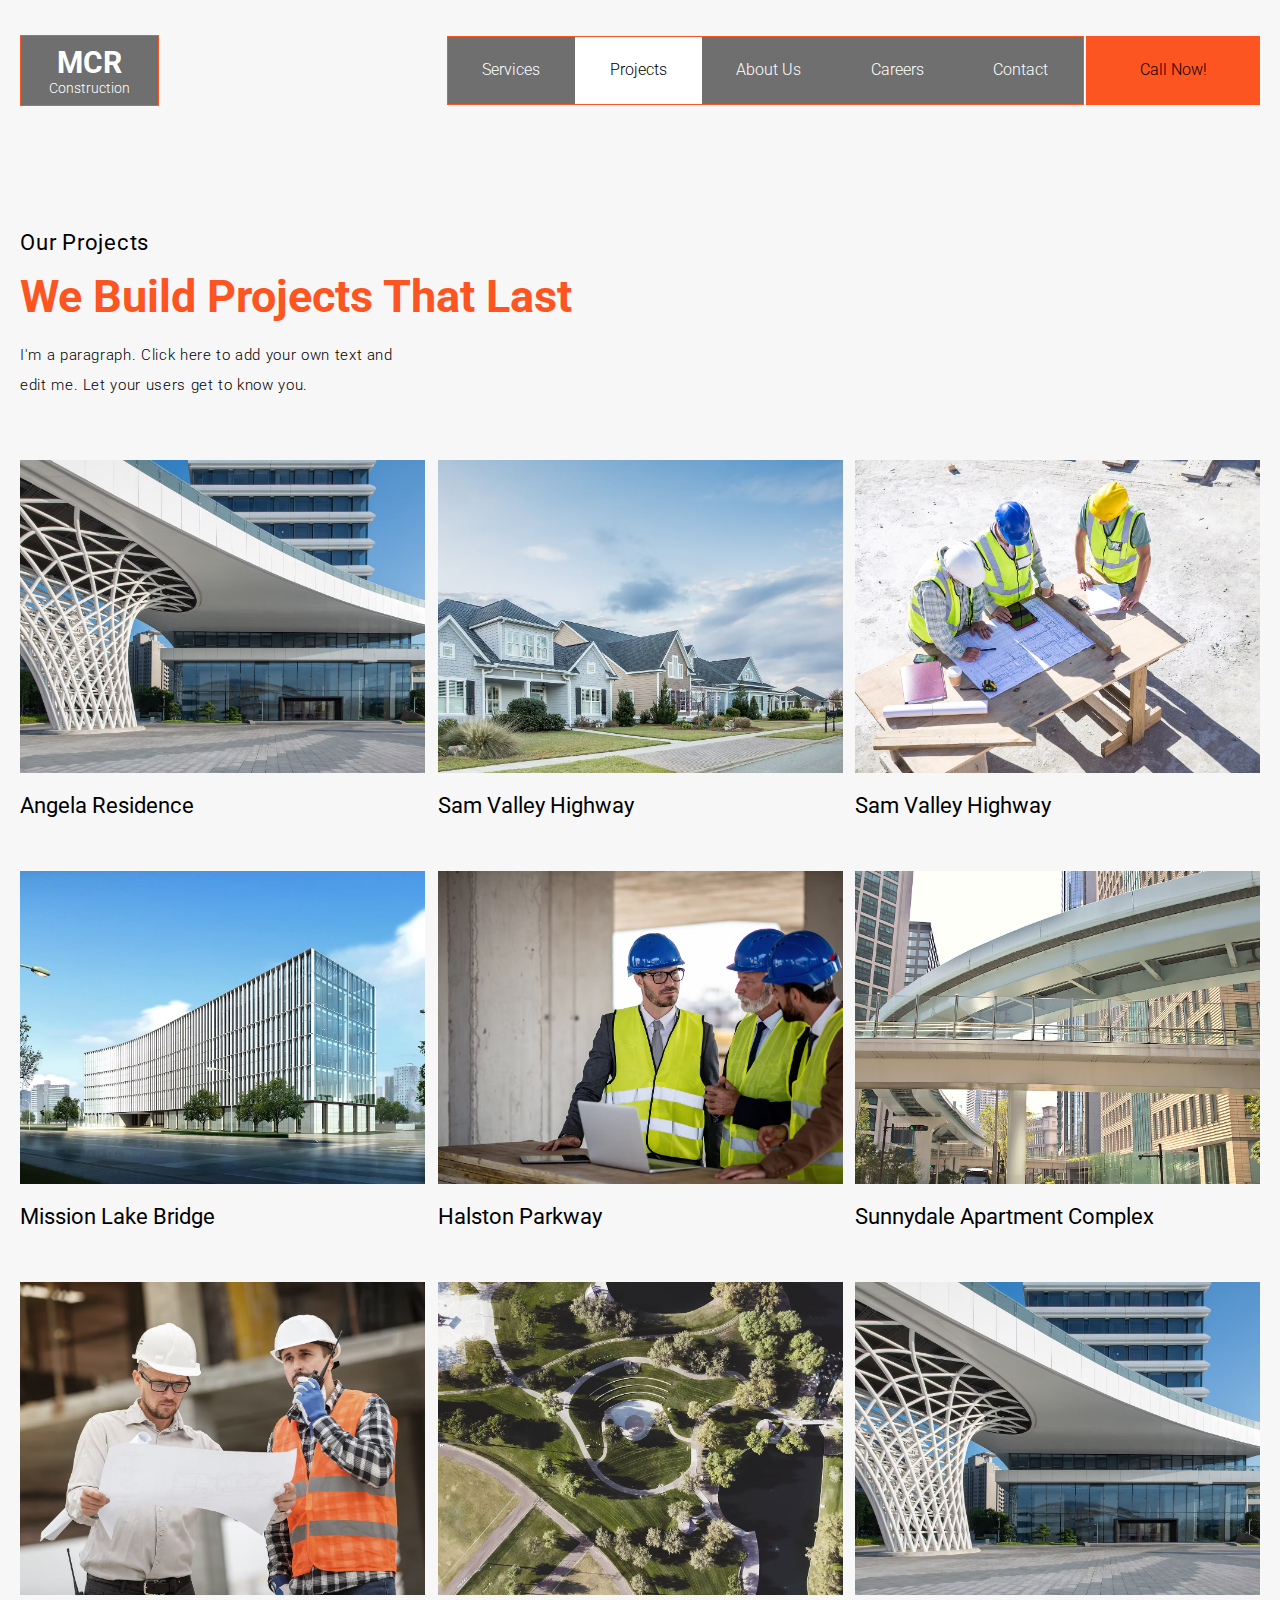
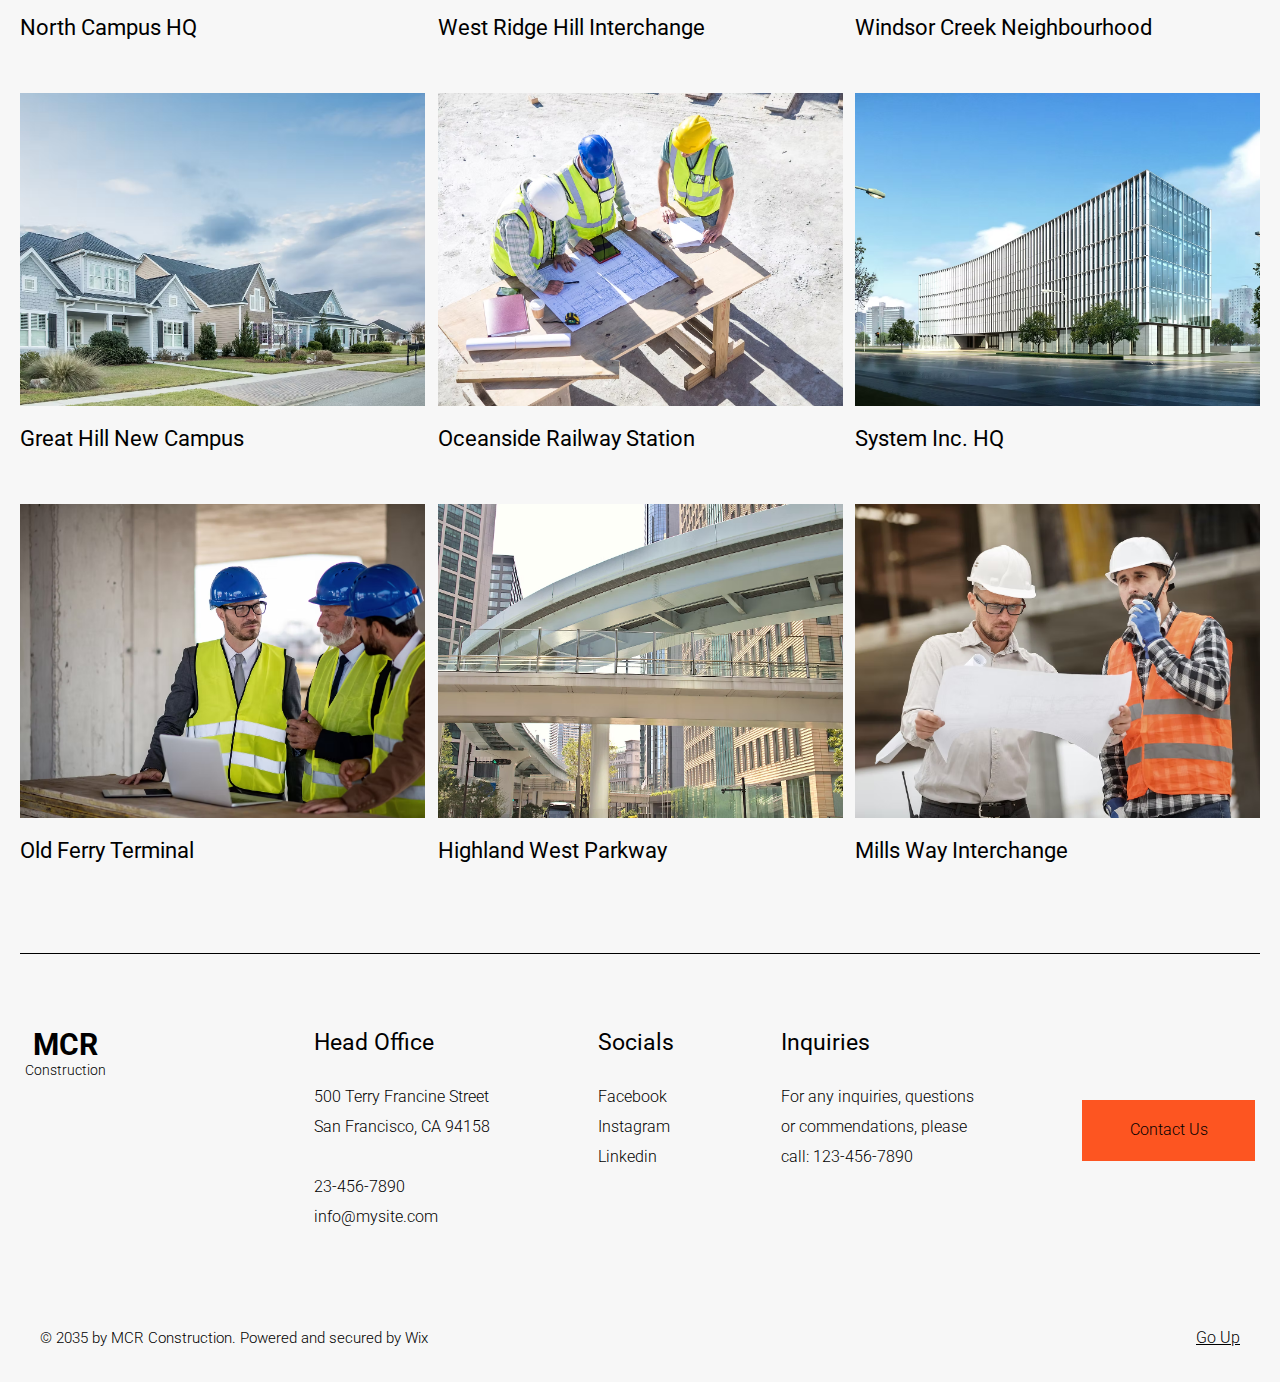
<file: Independent-Projects/Construction/html/projects.html>
<!DOCTYPE html>
<html lang="en">
    <head>
        <meta charset="UTF-8" />
        <meta http-equiv="X-UA-Compatible" content="IE=edge" />
        <meta name="viewport" content="width=device-width, initial-scale=1.0" />

        <!-- <meta name='keywords' content='' /> -->
        <!-- <meta name='description' content='' /> -->
        <!-- <meta name='author' content='' /> -->
        <!-- <link rel='icon' type='image/x-icon' href='' /> -->

        <link rel="preconnect" href="https://fonts.googleapis.com" />
        <link rel="preconnect" href="https://fonts.gstatic.com" crossorigin />
        <link href="https://fonts.googleapis.com/css2?family=Roboto:ital,wght@0,100..900;1,100..900&display=swap" rel="stylesheet" />

        <title>Projects</title>
        <link rel="stylesheet" href="../style.css" />
        <script defer src="../js/script.js"></script>
    </head>

    <body class="page-projects">
        <header>
            <div id="marker"></div>

            <div class="container">
                <div class="nav">
                    <div class="logo" id="logo">
                        <a href="../index.html">MCR</a>
                        <br />
                        <a href="../index.html">Construction</a>
                    </div>

                    <div class="nav-list">
                        <ul>
                            <li><a href="services.html">Services</a></li>
                            <li><a href="projects.html">Projects</a></li>
                            <li><a href="about.html">About Us</a></li>
                            <li><a href="careers.html">Careers</a></li>
                            <li><a href="contact.html">Contact</a></li>
                        </ul>

                        <button><a href="tel:+">Call Now!</a></button>

                        <div class="mobile-nav-toggle" id="mNavToggle">
                            <span></span>
                            <span></span>
                            <span></span>
                        </div>
                    </div>
                </div>

                <div class="mobile-nav hidden" id="mNav">
                    <ul>
                        <li><a href="services.html">Services</a></li>
                        <li><a href="projects.html">Projects</a></li>
                        <li><a href="about.html">About Us</a></li>
                        <li><a href="careers.html">Careers</a></li>
                        <li><a href="contact.html">Contact</a></li>
                    </ul>

                    <button><a href="tel:+">Call Now!</a></button>
                </div>
            </div>
        </header>

        <main>
            <div class="grid-container">
                <section class="heading-section">
                    <div class="heading-section-content">
                        <span>Our Projects</span>
                        <h2>We Build Projects That Last</h2>
                        <p>I'm a paragraph. Click here to add your own text and edit me. Let your users get to know you.</p>
                    </div>
                </section>

                <section>
                    <div class="grid-wrapper">
                        <div>
                            <img src="../img/service1.jpg" alt="" />
                            <h3>Angela Residence</h3>
                        </div>
                        <div>
                            <img src="../img/service2.jpg" alt="" />
                            <h3>Sam Valley Highway</h3>
                        </div>
                        <div>
                            <img src="../img/service3.jpg" alt="" />
                            <h3>Sam Valley Highway</h3>
                        </div>
                        <div>
                            <img src="../img/service4.jpg" alt="" />
                            <h3>Mission Lake Bridge</h3>
                        </div>
                        <div>
                            <img src="../img/service5.jpg" alt="" />
                            <h3>Halston Parkway</h3>
                        </div>
                        <div>
                            <img src="../img/service6.jpg" alt="" />
                            <h3>Sunnydale Apartment Complex</h3>
                        </div>
                        <div>
                            <img src="../img/service7.jpg" alt="" />
                            <h3>North Campus HQ</h3>
                        </div>
                        <div>
                            <img src="../img/service8.jpg" alt="" />
                            <h3>West Ridge Hill Interchange</h3>
                        </div>
                        <div>
                            <img src="../img/service1.jpg" alt="" />
                            <h3>Windsor Creek Neighbourhood</h3>
                        </div>
                        <div>
                            <img src="../img/service2.jpg" alt="" />
                            <h3>Great Hill New Campus</h3>
                        </div>
                        <div>
                            <img src="../img/service3.jpg" alt="" />
                            <h3>Oceanside Railway Station</h3>
                        </div>
                        <div>
                            <img src="../img/service4.jpg" alt="" />
                            <h3>System Inc. HQ</h3>
                        </div>
                        <div>
                            <img src="../img/service5.jpg" alt="" />
                            <h3>Old Ferry Terminal</h3>
                        </div>
                        <div>
                            <img src="../img/service6.jpg" alt="" />
                            <h3>Highland West Parkway</h3>
                        </div>
                        <div>
                            <img src="../img/service7.jpg" alt="" />
                            <h3>Mills Way Interchange</h3>
                        </div>
                    </div>
                </section>
            </div>
        </main>

        <footer>
            <div class="container">
                <div class="logo">
                    <span>MCR</span>
                    <br />
                    <span>Construction</span>
                </div>

                <div class="info address">
                    <span class="title">Head Office</span>
                    <span>
                        500 Terry Francine Street <br />
                        San Francisco, CA 94158
                    </span>
                    <span
                        >23-456-7890 <br />
                        info@mysite.com
                    </span>
                </div>

                <div class="info socials">
                    <span class="title">Socials</span>
                    <a href="#">Facebook</a>
                    <a href="#">Instagram</a>
                    <a href="#">Linkedin</a>
                </div>

                <div class="info inquiries">
                    <span class="title">Inquiries</span>
                    <span
                        >For any inquiries, questions <br />
                        or commendations, please <br />
                        call: 123-456-7890
                    </span>
                </div>

                <button><a href="contact.html">Contact Us</a></button>

                <span class="copyright">© 2035 by MCR Construction. Powered and secured by Wix</span>

                <a class="return-to-marker" href="#marker">Go Up</a>

                <a class="m-return-to-marker" href="#marker">
                    <svg
                        preserveAspectRatio="xMidYMid meet"
                        data-bbox="20 20 160 160"
                        xmlns="http://www.w3.org/2000/svg"
                        viewBox="20 20 160 160"
                        height="100%"
                        width="100%"
                        data-type="color"
                        role="presentation"
                        aria-hidden="true">
                        <g fill-rule="evenodd">
                            <path fill-rule="nonzero" fill="#FFFFFF" d="M180 20v160H20V20h160z" data-color="1"></path>
                            <path fill-rule="nonzero" fill="#A2A3E9" d="M24 24v152h152V24H24zm-4-4h160v160H20V20z" data-color="2"></path>
                            <path
                                fill="#A2A3E9"
                                d="M59.668 112L56 107.407 99.037 74 142 107.41l-3.672 4.59-39.29-29.873L59.667 112z"
                                data-color="2"></path>
                        </g>
                    </svg>
                </a>
            </div>
        </footer>
    </body>
</html>
</file>
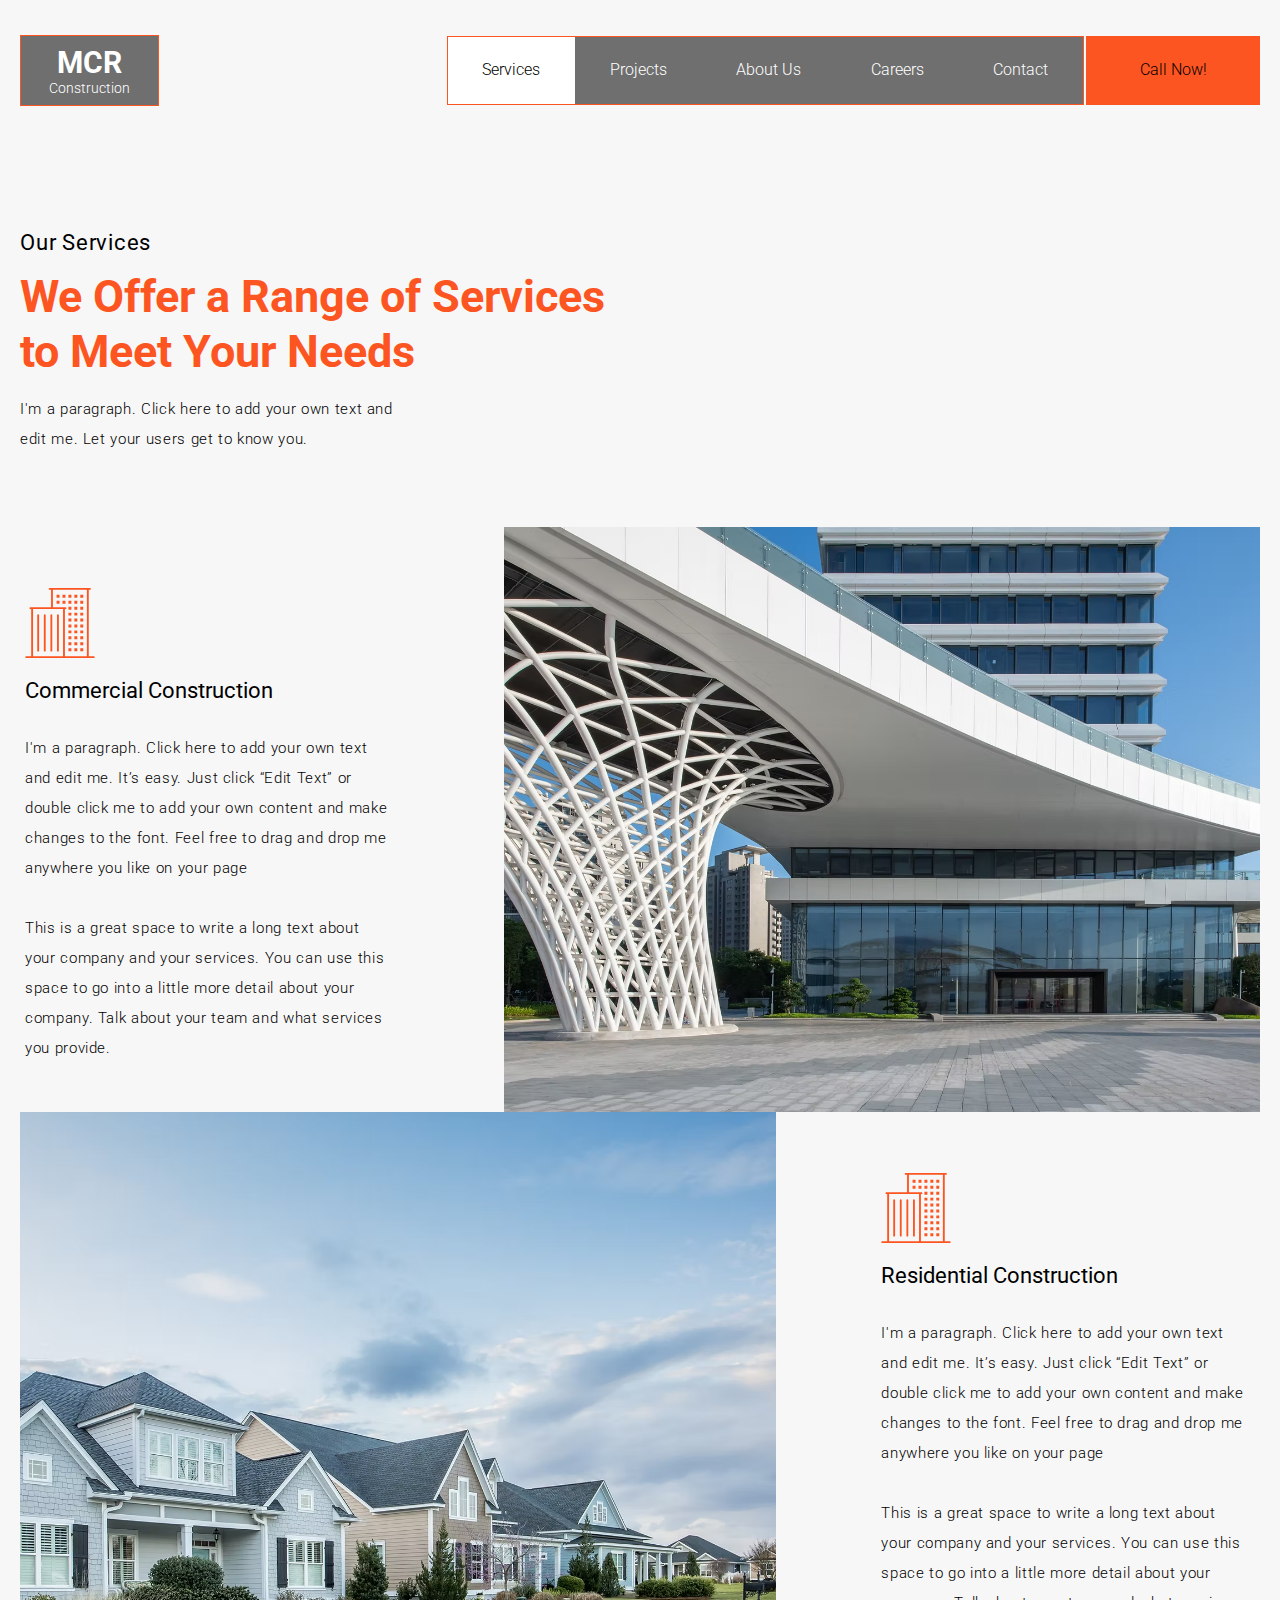
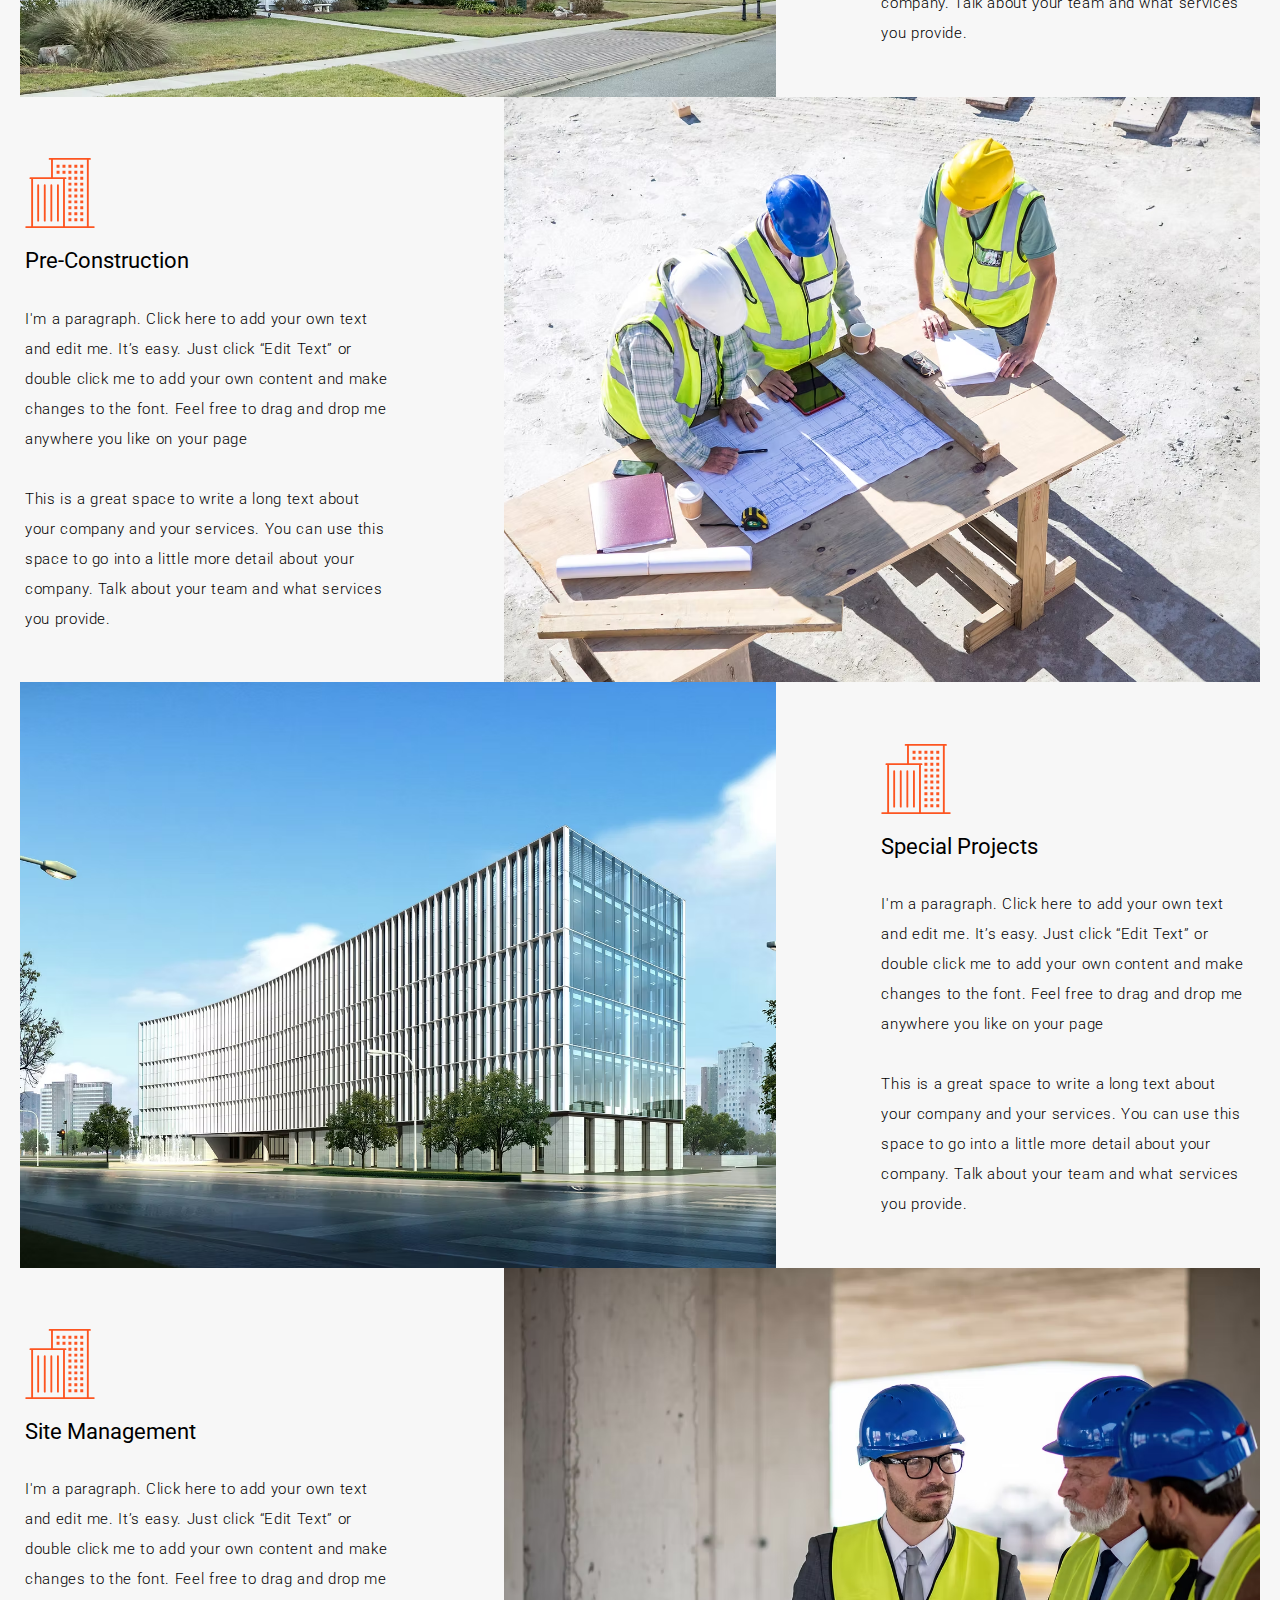
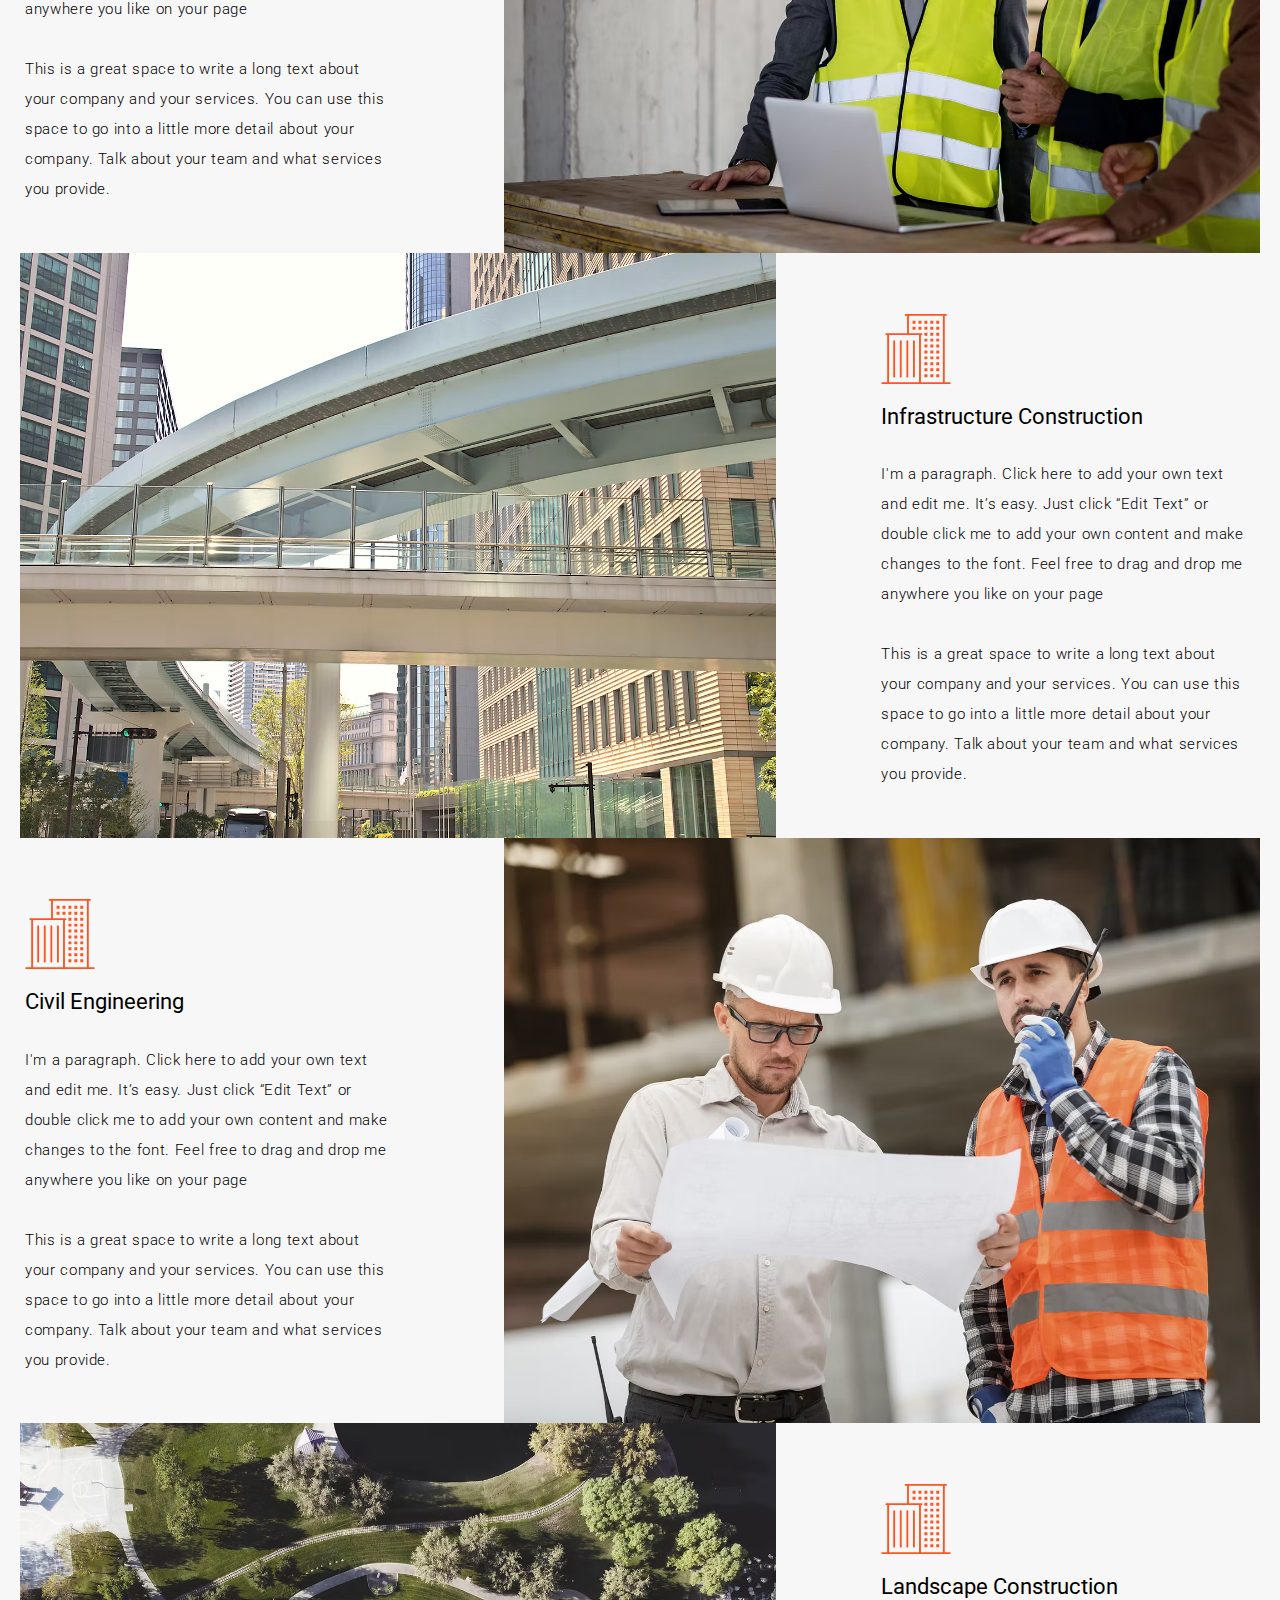
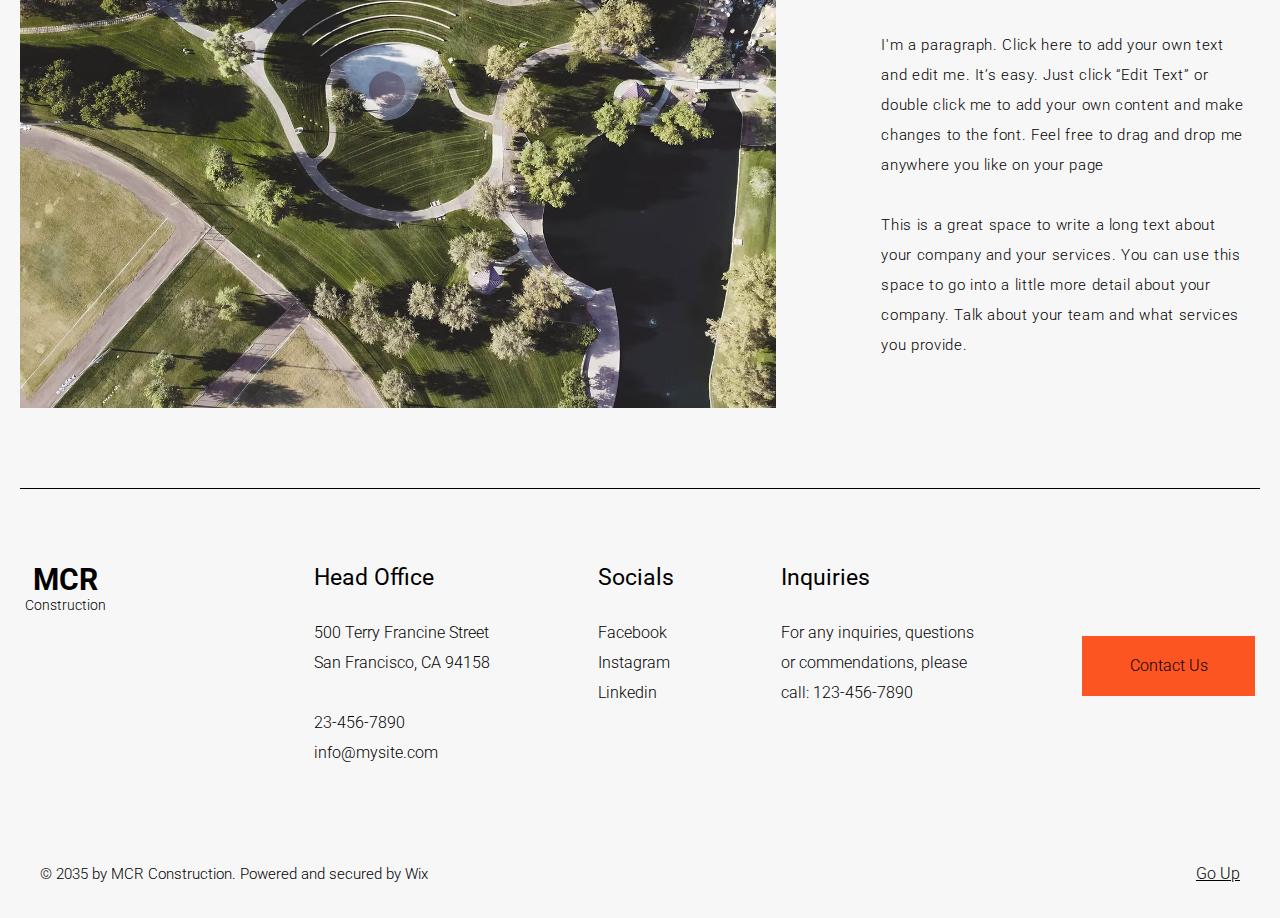
<file: Independent-Projects/Construction/html/services.html>
<!DOCTYPE html>
<html lang="en">
    <head>
        <meta charset="UTF-8" />
        <meta http-equiv="X-UA-Compatible" content="IE=edge" />
        <meta name="viewport" content="width=device-width, initial-scale=1.0" />

        <!-- <meta name='keywords' content='' /> -->
        <!-- <meta name='description' content='' /> -->
        <!-- <meta name='author' content='' /> -->
        <!-- <link rel='icon' type='image/x-icon' href='' /> -->

        <link rel="preconnect" href="https://fonts.googleapis.com" />
        <link rel="preconnect" href="https://fonts.gstatic.com" crossorigin />
        <link href="https://fonts.googleapis.com/css2?family=Roboto:ital,wght@0,100..900;1,100..900&display=swap" rel="stylesheet" />

        <title>Services</title>
        <link rel="stylesheet" href="../style.css" />
        <script defer src="../js/script.js"></script>
    </head>

    <body class="page-services">
        <header>
            <div id="marker"></div>
            
            <div class="container">
                <div class="nav">
                    <div class="logo" id="logo">
                        <a href="../index.html">MCR</a>
                        <br />
                        <a href="../index.html">Construction</a>
                    </div>

                    <div class="nav-list">
                        <ul>
                            <li><a href="services.html">Services</a></li>
                            <li><a href="projects.html">Projects</a></li>
                            <li><a href="about.html">About Us</a></li>
                            <li><a href="careers.html">Careers</a></li>
                            <li><a href="contact.html">Contact</a></li>
                        </ul>

                        <button><a href="tel:+">Call Now!</a></button>

                        <div class="mobile-nav-toggle" id="mNavToggle">
                            <span></span>
                            <span></span>
                            <span></span>
                        </div>
                    </div>
                </div>

                <div class="mobile-nav hidden" id="mNav">


                    <ul>
                        <li><a href="services.html">Services</a></li>
                        <li><a href="projects.html">Projects</a></li>
                        <li><a href="about.html">About Us</a></li>
                        <li><a href="careers.html">Careers</a></li>
                        <li><a href="contact.html">Contact</a></li>
                    </ul>

                    <button><a href="tel:+">Call Now!</a></button>
                </div>
            </div>
        </header>

        <main>
            <div class="grid-container">
                <section class="heading-section">
                    <div class="heading-section-content">
                        <span>Our Services</span>
                        <h2>
                            We Offer a Range of Services <br />
                            to Meet Your Needs
                        </h2>
                        <p>I'm a paragraph. Click here to add your own text and edit me. Let your users get to know you.</p>
                    </div>
                </section>

                <section>
                    <div class="section-content">
                        <svg
                            preserveAspectRatio="xMidYMid meet"
                            data-bbox="30.968 30.431 138.168 139.139"
                            viewBox="30.968 30.431 138.168 139.139"
                            height="200"
                            width="200"
                            xmlns="http://www.w3.org/2000/svg"
                            data-type="color"
                            role="presentation"
                            aria-hidden="true"
                            aria-label="">
                            <defs>
                                <style>
                                    #comp-kq9g539d svg [data-color="1"] {
                                        fill: #fd5521;
                                    }
                                </style>
                            </defs>
                            <g>
                                <path
                                    d="M122.684 155.939H116.8v-5.889h5.888zm11.777-5.889h-5.888v5.889h5.888zm-11.777-11.776H116.8v5.888h5.888zm11.777 0h-5.888v5.888h5.888zM122.684 126.5H116.8v5.888h5.888zm11.777 0h-5.888v5.888h5.888zm-11.777-11.78H116.8v5.889h5.888zm11.777 0h-5.888v5.889h5.888zm-11.777-11.776H116.8v5.888h5.888zm11.777 0h-5.888v5.888h5.888zm-11.777-11.777H116.8v5.888h5.888zm11.777 0h-5.888v5.888h5.888zM122.684 79.39H116.8v5.888h5.888zm11.777 0h-5.888v5.888h5.888zm-11.777-11.777H116.8V73.5h5.888zm11.777 0h-5.888V73.5h5.888zm-11.777-11.777H116.8v5.889h5.888zm11.777 0h-5.888v5.889h5.888zm-23.553 0h-5.889v5.889h5.889zm11.776-11.777H116.8v5.889h5.888zm11.777 0h-5.888v5.889h5.888zm11.777 105.991h-5.888v5.889h5.888zm0-11.776h-5.888v5.888h5.888zm0-11.777h-5.888v5.888h5.888zm0-11.777h-5.888v5.889h5.888zm0-11.776h-5.888v5.888h5.888zm0-11.777h-5.888v5.888h5.888zm0-11.777h-5.888v5.888h5.888zm0-11.777h-5.888V73.5h5.888zm0-11.777h-5.888v5.889h5.888zm0-11.777h-5.888v5.889h5.888zm-35.33 0h-5.889v5.889h5.889zM93.243 61.725h5.888v-5.889h-5.888zm0-11.777h5.888v-5.889h-5.888zm75.893 117.769a1.851 1.851 0 0 1-1.852 1.852H32.716a1.853 1.853 0 0 1 0-3.7h10.071V72.41h-1.659a1.852 1.852 0 0 1 0-3.7h41.14V34.136h-2.8a1.853 1.853 0 1 1 0-3.705h80.082a1.853 1.853 0 1 1 0 3.705h-2.34v131.728h10.072a1.852 1.852 0 0 1 1.854 1.853zM85.973 68.706h24.934a1.852 1.852 0 1 1 0 3.7h-1.091v93.454h43.691V34.136H85.973zm20.138 97.158V72.41h-59.62v93.454zM95.94 82.69a1.851 1.851 0 0 0-1.852 1.853v70.2a1.852 1.852 0 1 0 3.7 0v-70.2a1.851 1.851 0 0 0-1.848-1.853zm-13.093 0A1.851 1.851 0 0 0 81 84.543v70.2a1.852 1.852 0 1 0 3.7 0v-70.2a1.851 1.851 0 0 0-1.853-1.853zm-13.093 0a1.851 1.851 0 0 0-1.854 1.853v70.2a1.852 1.852 0 1 0 3.7 0v-70.2a1.851 1.851 0 0 0-1.846-1.853zm-13.091 0a1.851 1.851 0 0 0-1.852 1.853v70.2a1.852 1.852 0 1 0 3.7 0v-70.2a1.851 1.851 0 0 0-1.848-1.853z"
                                    fill="#fd5521"
                                    data-color="1"></path>
                            </g>
                        </svg>
                        <h3>Commercial Construction</h3>
                        <p>
                            I'm a paragraph. Click here to add your own text and edit me. It’s easy. Just click “Edit Text” or double click me to add
                            your own content and make changes to the font. Feel free to drag and drop me anywhere you like on your page
                        </p>
                        <p>
                            This is a great space to write a long text about your company and your services. You can use this space to go into a
                            little more detail about your company. Talk about your team and what services you provide.
                        </p>
                    </div>

                    <div class="section-img">
                        <img src="../img/service1.jpg" alt="" />
                    </div>
                </section>

                <section>
                    <div class="section-content">
                        <svg
                            preserveAspectRatio="xMidYMid meet"
                            data-bbox="30.968 30.431 138.168 139.139"
                            viewBox="30.968 30.431 138.168 139.139"
                            height="200"
                            width="200"
                            xmlns="http://www.w3.org/2000/svg"
                            data-type="color"
                            role="presentation"
                            aria-hidden="true"
                            aria-label="">
                            <defs>
                                <style>
                                    #comp-kq9g539d svg [data-color="1"] {
                                        fill: #fd5521;
                                    }
                                </style>
                            </defs>
                            <g>
                                <path
                                    d="M122.684 155.939H116.8v-5.889h5.888zm11.777-5.889h-5.888v5.889h5.888zm-11.777-11.776H116.8v5.888h5.888zm11.777 0h-5.888v5.888h5.888zM122.684 126.5H116.8v5.888h5.888zm11.777 0h-5.888v5.888h5.888zm-11.777-11.78H116.8v5.889h5.888zm11.777 0h-5.888v5.889h5.888zm-11.777-11.776H116.8v5.888h5.888zm11.777 0h-5.888v5.888h5.888zm-11.777-11.777H116.8v5.888h5.888zm11.777 0h-5.888v5.888h5.888zM122.684 79.39H116.8v5.888h5.888zm11.777 0h-5.888v5.888h5.888zm-11.777-11.777H116.8V73.5h5.888zm11.777 0h-5.888V73.5h5.888zm-11.777-11.777H116.8v5.889h5.888zm11.777 0h-5.888v5.889h5.888zm-23.553 0h-5.889v5.889h5.889zm11.776-11.777H116.8v5.889h5.888zm11.777 0h-5.888v5.889h5.888zm11.777 105.991h-5.888v5.889h5.888zm0-11.776h-5.888v5.888h5.888zm0-11.777h-5.888v5.888h5.888zm0-11.777h-5.888v5.889h5.888zm0-11.776h-5.888v5.888h5.888zm0-11.777h-5.888v5.888h5.888zm0-11.777h-5.888v5.888h5.888zm0-11.777h-5.888V73.5h5.888zm0-11.777h-5.888v5.889h5.888zm0-11.777h-5.888v5.889h5.888zm-35.33 0h-5.889v5.889h5.889zM93.243 61.725h5.888v-5.889h-5.888zm0-11.777h5.888v-5.889h-5.888zm75.893 117.769a1.851 1.851 0 0 1-1.852 1.852H32.716a1.853 1.853 0 0 1 0-3.7h10.071V72.41h-1.659a1.852 1.852 0 0 1 0-3.7h41.14V34.136h-2.8a1.853 1.853 0 1 1 0-3.705h80.082a1.853 1.853 0 1 1 0 3.705h-2.34v131.728h10.072a1.852 1.852 0 0 1 1.854 1.853zM85.973 68.706h24.934a1.852 1.852 0 1 1 0 3.7h-1.091v93.454h43.691V34.136H85.973zm20.138 97.158V72.41h-59.62v93.454zM95.94 82.69a1.851 1.851 0 0 0-1.852 1.853v70.2a1.852 1.852 0 1 0 3.7 0v-70.2a1.851 1.851 0 0 0-1.848-1.853zm-13.093 0A1.851 1.851 0 0 0 81 84.543v70.2a1.852 1.852 0 1 0 3.7 0v-70.2a1.851 1.851 0 0 0-1.853-1.853zm-13.093 0a1.851 1.851 0 0 0-1.854 1.853v70.2a1.852 1.852 0 1 0 3.7 0v-70.2a1.851 1.851 0 0 0-1.846-1.853zm-13.091 0a1.851 1.851 0 0 0-1.852 1.853v70.2a1.852 1.852 0 1 0 3.7 0v-70.2a1.851 1.851 0 0 0-1.848-1.853z"
                                    fill="#fd5521"
                                    data-color="1"></path>
                            </g>
                        </svg>
                        <h3>Residential Construction</h3>
                        <p>
                            I'm a paragraph. Click here to add your own text and edit me. It’s easy. Just click “Edit Text” or double click me to add
                            your own content and make changes to the font. Feel free to drag and drop me anywhere you like on your page
                        </p>
                        <p>
                            This is a great space to write a long text about your company and your services. You can use this space to go into a
                            little more detail about your company. Talk about your team and what services you provide.
                        </p>
                    </div>
                    <div class="section-img">
                        <img src="../img/service2.jpg" alt="" />
                    </div>
                </section>

                <section>
                    <div class="section-content">
                        <svg
                            preserveAspectRatio="xMidYMid meet"
                            data-bbox="30.968 30.431 138.168 139.139"
                            viewBox="30.968 30.431 138.168 139.139"
                            height="200"
                            width="200"
                            xmlns="http://www.w3.org/2000/svg"
                            data-type="color"
                            role="presentation"
                            aria-hidden="true"
                            aria-label="">
                            <defs>
                                <style>
                                    #comp-kq9g539d svg [data-color="1"] {
                                        fill: #fd5521;
                                    }
                                </style>
                            </defs>
                            <g>
                                <path
                                    d="M122.684 155.939H116.8v-5.889h5.888zm11.777-5.889h-5.888v5.889h5.888zm-11.777-11.776H116.8v5.888h5.888zm11.777 0h-5.888v5.888h5.888zM122.684 126.5H116.8v5.888h5.888zm11.777 0h-5.888v5.888h5.888zm-11.777-11.78H116.8v5.889h5.888zm11.777 0h-5.888v5.889h5.888zm-11.777-11.776H116.8v5.888h5.888zm11.777 0h-5.888v5.888h5.888zm-11.777-11.777H116.8v5.888h5.888zm11.777 0h-5.888v5.888h5.888zM122.684 79.39H116.8v5.888h5.888zm11.777 0h-5.888v5.888h5.888zm-11.777-11.777H116.8V73.5h5.888zm11.777 0h-5.888V73.5h5.888zm-11.777-11.777H116.8v5.889h5.888zm11.777 0h-5.888v5.889h5.888zm-23.553 0h-5.889v5.889h5.889zm11.776-11.777H116.8v5.889h5.888zm11.777 0h-5.888v5.889h5.888zm11.777 105.991h-5.888v5.889h5.888zm0-11.776h-5.888v5.888h5.888zm0-11.777h-5.888v5.888h5.888zm0-11.777h-5.888v5.889h5.888zm0-11.776h-5.888v5.888h5.888zm0-11.777h-5.888v5.888h5.888zm0-11.777h-5.888v5.888h5.888zm0-11.777h-5.888V73.5h5.888zm0-11.777h-5.888v5.889h5.888zm0-11.777h-5.888v5.889h5.888zm-35.33 0h-5.889v5.889h5.889zM93.243 61.725h5.888v-5.889h-5.888zm0-11.777h5.888v-5.889h-5.888zm75.893 117.769a1.851 1.851 0 0 1-1.852 1.852H32.716a1.853 1.853 0 0 1 0-3.7h10.071V72.41h-1.659a1.852 1.852 0 0 1 0-3.7h41.14V34.136h-2.8a1.853 1.853 0 1 1 0-3.705h80.082a1.853 1.853 0 1 1 0 3.705h-2.34v131.728h10.072a1.852 1.852 0 0 1 1.854 1.853zM85.973 68.706h24.934a1.852 1.852 0 1 1 0 3.7h-1.091v93.454h43.691V34.136H85.973zm20.138 97.158V72.41h-59.62v93.454zM95.94 82.69a1.851 1.851 0 0 0-1.852 1.853v70.2a1.852 1.852 0 1 0 3.7 0v-70.2a1.851 1.851 0 0 0-1.848-1.853zm-13.093 0A1.851 1.851 0 0 0 81 84.543v70.2a1.852 1.852 0 1 0 3.7 0v-70.2a1.851 1.851 0 0 0-1.853-1.853zm-13.093 0a1.851 1.851 0 0 0-1.854 1.853v70.2a1.852 1.852 0 1 0 3.7 0v-70.2a1.851 1.851 0 0 0-1.846-1.853zm-13.091 0a1.851 1.851 0 0 0-1.852 1.853v70.2a1.852 1.852 0 1 0 3.7 0v-70.2a1.851 1.851 0 0 0-1.848-1.853z"
                                    fill="#fd5521"
                                    data-color="1"></path>
                            </g>
                        </svg>
                        <h3>Pre-Construction</h3>
                        <p>
                            I'm a paragraph. Click here to add your own text and edit me. It’s easy. Just click “Edit Text” or double click me to add
                            your own content and make changes to the font. Feel free to drag and drop me anywhere you like on your page
                        </p>
                        <p>
                            This is a great space to write a long text about your company and your services. You can use this space to go into a
                            little more detail about your company. Talk about your team and what services you provide.
                        </p>
                    </div>
                    <div class="section-img">
                        <img src="../img/service3.jpg" alt="" />
                    </div>
                </section>

                <section>
                    <div class="section-content">
                        <svg
                            preserveAspectRatio="xMidYMid meet"
                            data-bbox="30.968 30.431 138.168 139.139"
                            viewBox="30.968 30.431 138.168 139.139"
                            height="200"
                            width="200"
                            xmlns="http://www.w3.org/2000/svg"
                            data-type="color"
                            role="presentation"
                            aria-hidden="true"
                            aria-label="">
                            <defs>
                                <style>
                                    #comp-kq9g539d svg [data-color="1"] {
                                        fill: #fd5521;
                                    }
                                </style>
                            </defs>
                            <g>
                                <path
                                    d="M122.684 155.939H116.8v-5.889h5.888zm11.777-5.889h-5.888v5.889h5.888zm-11.777-11.776H116.8v5.888h5.888zm11.777 0h-5.888v5.888h5.888zM122.684 126.5H116.8v5.888h5.888zm11.777 0h-5.888v5.888h5.888zm-11.777-11.78H116.8v5.889h5.888zm11.777 0h-5.888v5.889h5.888zm-11.777-11.776H116.8v5.888h5.888zm11.777 0h-5.888v5.888h5.888zm-11.777-11.777H116.8v5.888h5.888zm11.777 0h-5.888v5.888h5.888zM122.684 79.39H116.8v5.888h5.888zm11.777 0h-5.888v5.888h5.888zm-11.777-11.777H116.8V73.5h5.888zm11.777 0h-5.888V73.5h5.888zm-11.777-11.777H116.8v5.889h5.888zm11.777 0h-5.888v5.889h5.888zm-23.553 0h-5.889v5.889h5.889zm11.776-11.777H116.8v5.889h5.888zm11.777 0h-5.888v5.889h5.888zm11.777 105.991h-5.888v5.889h5.888zm0-11.776h-5.888v5.888h5.888zm0-11.777h-5.888v5.888h5.888zm0-11.777h-5.888v5.889h5.888zm0-11.776h-5.888v5.888h5.888zm0-11.777h-5.888v5.888h5.888zm0-11.777h-5.888v5.888h5.888zm0-11.777h-5.888V73.5h5.888zm0-11.777h-5.888v5.889h5.888zm0-11.777h-5.888v5.889h5.888zm-35.33 0h-5.889v5.889h5.889zM93.243 61.725h5.888v-5.889h-5.888zm0-11.777h5.888v-5.889h-5.888zm75.893 117.769a1.851 1.851 0 0 1-1.852 1.852H32.716a1.853 1.853 0 0 1 0-3.7h10.071V72.41h-1.659a1.852 1.852 0 0 1 0-3.7h41.14V34.136h-2.8a1.853 1.853 0 1 1 0-3.705h80.082a1.853 1.853 0 1 1 0 3.705h-2.34v131.728h10.072a1.852 1.852 0 0 1 1.854 1.853zM85.973 68.706h24.934a1.852 1.852 0 1 1 0 3.7h-1.091v93.454h43.691V34.136H85.973zm20.138 97.158V72.41h-59.62v93.454zM95.94 82.69a1.851 1.851 0 0 0-1.852 1.853v70.2a1.852 1.852 0 1 0 3.7 0v-70.2a1.851 1.851 0 0 0-1.848-1.853zm-13.093 0A1.851 1.851 0 0 0 81 84.543v70.2a1.852 1.852 0 1 0 3.7 0v-70.2a1.851 1.851 0 0 0-1.853-1.853zm-13.093 0a1.851 1.851 0 0 0-1.854 1.853v70.2a1.852 1.852 0 1 0 3.7 0v-70.2a1.851 1.851 0 0 0-1.846-1.853zm-13.091 0a1.851 1.851 0 0 0-1.852 1.853v70.2a1.852 1.852 0 1 0 3.7 0v-70.2a1.851 1.851 0 0 0-1.848-1.853z"
                                    fill="#fd5521"
                                    data-color="1"></path>
                            </g>
                        </svg>
                        <h3>Special Projects</h3>
                        <p>
                            I'm a paragraph. Click here to add your own text and edit me. It’s easy. Just click “Edit Text” or double click me to add
                            your own content and make changes to the font. Feel free to drag and drop me anywhere you like on your page
                        </p>
                        <p>
                            This is a great space to write a long text about your company and your services. You can use this space to go into a
                            little more detail about your company. Talk about your team and what services you provide.
                        </p>
                    </div>
                    <div class="section-img">
                        <img src="../img/service4.jpg" alt="" />
                    </div>
                </section>

                <section>
                    <div class="section-content">
                        <svg
                            preserveAspectRatio="xMidYMid meet"
                            data-bbox="30.968 30.431 138.168 139.139"
                            viewBox="30.968 30.431 138.168 139.139"
                            height="200"
                            width="200"
                            xmlns="http://www.w3.org/2000/svg"
                            data-type="color"
                            role="presentation"
                            aria-hidden="true"
                            aria-label="">
                            <defs>
                                <style>
                                    #comp-kq9g539d svg [data-color="1"] {
                                        fill: #fd5521;
                                    }
                                </style>
                            </defs>
                            <g>
                                <path
                                    d="M122.684 155.939H116.8v-5.889h5.888zm11.777-5.889h-5.888v5.889h5.888zm-11.777-11.776H116.8v5.888h5.888zm11.777 0h-5.888v5.888h5.888zM122.684 126.5H116.8v5.888h5.888zm11.777 0h-5.888v5.888h5.888zm-11.777-11.78H116.8v5.889h5.888zm11.777 0h-5.888v5.889h5.888zm-11.777-11.776H116.8v5.888h5.888zm11.777 0h-5.888v5.888h5.888zm-11.777-11.777H116.8v5.888h5.888zm11.777 0h-5.888v5.888h5.888zM122.684 79.39H116.8v5.888h5.888zm11.777 0h-5.888v5.888h5.888zm-11.777-11.777H116.8V73.5h5.888zm11.777 0h-5.888V73.5h5.888zm-11.777-11.777H116.8v5.889h5.888zm11.777 0h-5.888v5.889h5.888zm-23.553 0h-5.889v5.889h5.889zm11.776-11.777H116.8v5.889h5.888zm11.777 0h-5.888v5.889h5.888zm11.777 105.991h-5.888v5.889h5.888zm0-11.776h-5.888v5.888h5.888zm0-11.777h-5.888v5.888h5.888zm0-11.777h-5.888v5.889h5.888zm0-11.776h-5.888v5.888h5.888zm0-11.777h-5.888v5.888h5.888zm0-11.777h-5.888v5.888h5.888zm0-11.777h-5.888V73.5h5.888zm0-11.777h-5.888v5.889h5.888zm0-11.777h-5.888v5.889h5.888zm-35.33 0h-5.889v5.889h5.889zM93.243 61.725h5.888v-5.889h-5.888zm0-11.777h5.888v-5.889h-5.888zm75.893 117.769a1.851 1.851 0 0 1-1.852 1.852H32.716a1.853 1.853 0 0 1 0-3.7h10.071V72.41h-1.659a1.852 1.852 0 0 1 0-3.7h41.14V34.136h-2.8a1.853 1.853 0 1 1 0-3.705h80.082a1.853 1.853 0 1 1 0 3.705h-2.34v131.728h10.072a1.852 1.852 0 0 1 1.854 1.853zM85.973 68.706h24.934a1.852 1.852 0 1 1 0 3.7h-1.091v93.454h43.691V34.136H85.973zm20.138 97.158V72.41h-59.62v93.454zM95.94 82.69a1.851 1.851 0 0 0-1.852 1.853v70.2a1.852 1.852 0 1 0 3.7 0v-70.2a1.851 1.851 0 0 0-1.848-1.853zm-13.093 0A1.851 1.851 0 0 0 81 84.543v70.2a1.852 1.852 0 1 0 3.7 0v-70.2a1.851 1.851 0 0 0-1.853-1.853zm-13.093 0a1.851 1.851 0 0 0-1.854 1.853v70.2a1.852 1.852 0 1 0 3.7 0v-70.2a1.851 1.851 0 0 0-1.846-1.853zm-13.091 0a1.851 1.851 0 0 0-1.852 1.853v70.2a1.852 1.852 0 1 0 3.7 0v-70.2a1.851 1.851 0 0 0-1.848-1.853z"
                                    fill="#fd5521"
                                    data-color="1"></path>
                            </g>
                        </svg>
                        <h3>Site Management</h3>
                        <p>
                            I'm a paragraph. Click here to add your own text and edit me. It’s easy. Just click “Edit Text” or double click me to add
                            your own content and make changes to the font. Feel free to drag and drop me anywhere you like on your page
                        </p>
                        <p>
                            This is a great space to write a long text about your company and your services. You can use this space to go into a
                            little more detail about your company. Talk about your team and what services you provide.
                        </p>
                    </div>
                    <div class="section-img">
                        <img src="../img/service5.jpg" alt="" />
                    </div>
                </section>

                <section>
                    <div class="section-content">
                        <svg
                            preserveAspectRatio="xMidYMid meet"
                            data-bbox="30.968 30.431 138.168 139.139"
                            viewBox="30.968 30.431 138.168 139.139"
                            height="200"
                            width="200"
                            xmlns="http://www.w3.org/2000/svg"
                            data-type="color"
                            role="presentation"
                            aria-hidden="true"
                            aria-label="">
                            <defs>
                                <style>
                                    #comp-kq9g539d svg [data-color="1"] {
                                        fill: #fd5521;
                                    }
                                </style>
                            </defs>
                            <g>
                                <path
                                    d="M122.684 155.939H116.8v-5.889h5.888zm11.777-5.889h-5.888v5.889h5.888zm-11.777-11.776H116.8v5.888h5.888zm11.777 0h-5.888v5.888h5.888zM122.684 126.5H116.8v5.888h5.888zm11.777 0h-5.888v5.888h5.888zm-11.777-11.78H116.8v5.889h5.888zm11.777 0h-5.888v5.889h5.888zm-11.777-11.776H116.8v5.888h5.888zm11.777 0h-5.888v5.888h5.888zm-11.777-11.777H116.8v5.888h5.888zm11.777 0h-5.888v5.888h5.888zM122.684 79.39H116.8v5.888h5.888zm11.777 0h-5.888v5.888h5.888zm-11.777-11.777H116.8V73.5h5.888zm11.777 0h-5.888V73.5h5.888zm-11.777-11.777H116.8v5.889h5.888zm11.777 0h-5.888v5.889h5.888zm-23.553 0h-5.889v5.889h5.889zm11.776-11.777H116.8v5.889h5.888zm11.777 0h-5.888v5.889h5.888zm11.777 105.991h-5.888v5.889h5.888zm0-11.776h-5.888v5.888h5.888zm0-11.777h-5.888v5.888h5.888zm0-11.777h-5.888v5.889h5.888zm0-11.776h-5.888v5.888h5.888zm0-11.777h-5.888v5.888h5.888zm0-11.777h-5.888v5.888h5.888zm0-11.777h-5.888V73.5h5.888zm0-11.777h-5.888v5.889h5.888zm0-11.777h-5.888v5.889h5.888zm-35.33 0h-5.889v5.889h5.889zM93.243 61.725h5.888v-5.889h-5.888zm0-11.777h5.888v-5.889h-5.888zm75.893 117.769a1.851 1.851 0 0 1-1.852 1.852H32.716a1.853 1.853 0 0 1 0-3.7h10.071V72.41h-1.659a1.852 1.852 0 0 1 0-3.7h41.14V34.136h-2.8a1.853 1.853 0 1 1 0-3.705h80.082a1.853 1.853 0 1 1 0 3.705h-2.34v131.728h10.072a1.852 1.852 0 0 1 1.854 1.853zM85.973 68.706h24.934a1.852 1.852 0 1 1 0 3.7h-1.091v93.454h43.691V34.136H85.973zm20.138 97.158V72.41h-59.62v93.454zM95.94 82.69a1.851 1.851 0 0 0-1.852 1.853v70.2a1.852 1.852 0 1 0 3.7 0v-70.2a1.851 1.851 0 0 0-1.848-1.853zm-13.093 0A1.851 1.851 0 0 0 81 84.543v70.2a1.852 1.852 0 1 0 3.7 0v-70.2a1.851 1.851 0 0 0-1.853-1.853zm-13.093 0a1.851 1.851 0 0 0-1.854 1.853v70.2a1.852 1.852 0 1 0 3.7 0v-70.2a1.851 1.851 0 0 0-1.846-1.853zm-13.091 0a1.851 1.851 0 0 0-1.852 1.853v70.2a1.852 1.852 0 1 0 3.7 0v-70.2a1.851 1.851 0 0 0-1.848-1.853z"
                                    fill="#fd5521"
                                    data-color="1"></path>
                            </g>
                        </svg>
                        <h3>Infrastructure Construction</h3>
                        <p>
                            I'm a paragraph. Click here to add your own text and edit me. It’s easy. Just click “Edit Text” or double click me to add
                            your own content and make changes to the font. Feel free to drag and drop me anywhere you like on your page
                        </p>
                        <p>
                            This is a great space to write a long text about your company and your services. You can use this space to go into a
                            little more detail about your company. Talk about your team and what services you provide.
                        </p>
                    </div>
                    <div class="section-img">
                        <img src="../img/service6.jpg" alt="" />
                    </div>
                </section>

                <section>
                    <div class="section-content">
                        <svg
                            preserveAspectRatio="xMidYMid meet"
                            data-bbox="30.968 30.431 138.168 139.139"
                            viewBox="30.968 30.431 138.168 139.139"
                            height="200"
                            width="200"
                            xmlns="http://www.w3.org/2000/svg"
                            data-type="color"
                            role="presentation"
                            aria-hidden="true"
                            aria-label="">
                            <defs>
                                <style>
                                    #comp-kq9g539d svg [data-color="1"] {
                                        fill: #fd5521;
                                    }
                                </style>
                            </defs>
                            <g>
                                <path
                                    d="M122.684 155.939H116.8v-5.889h5.888zm11.777-5.889h-5.888v5.889h5.888zm-11.777-11.776H116.8v5.888h5.888zm11.777 0h-5.888v5.888h5.888zM122.684 126.5H116.8v5.888h5.888zm11.777 0h-5.888v5.888h5.888zm-11.777-11.78H116.8v5.889h5.888zm11.777 0h-5.888v5.889h5.888zm-11.777-11.776H116.8v5.888h5.888zm11.777 0h-5.888v5.888h5.888zm-11.777-11.777H116.8v5.888h5.888zm11.777 0h-5.888v5.888h5.888zM122.684 79.39H116.8v5.888h5.888zm11.777 0h-5.888v5.888h5.888zm-11.777-11.777H116.8V73.5h5.888zm11.777 0h-5.888V73.5h5.888zm-11.777-11.777H116.8v5.889h5.888zm11.777 0h-5.888v5.889h5.888zm-23.553 0h-5.889v5.889h5.889zm11.776-11.777H116.8v5.889h5.888zm11.777 0h-5.888v5.889h5.888zm11.777 105.991h-5.888v5.889h5.888zm0-11.776h-5.888v5.888h5.888zm0-11.777h-5.888v5.888h5.888zm0-11.777h-5.888v5.889h5.888zm0-11.776h-5.888v5.888h5.888zm0-11.777h-5.888v5.888h5.888zm0-11.777h-5.888v5.888h5.888zm0-11.777h-5.888V73.5h5.888zm0-11.777h-5.888v5.889h5.888zm0-11.777h-5.888v5.889h5.888zm-35.33 0h-5.889v5.889h5.889zM93.243 61.725h5.888v-5.889h-5.888zm0-11.777h5.888v-5.889h-5.888zm75.893 117.769a1.851 1.851 0 0 1-1.852 1.852H32.716a1.853 1.853 0 0 1 0-3.7h10.071V72.41h-1.659a1.852 1.852 0 0 1 0-3.7h41.14V34.136h-2.8a1.853 1.853 0 1 1 0-3.705h80.082a1.853 1.853 0 1 1 0 3.705h-2.34v131.728h10.072a1.852 1.852 0 0 1 1.854 1.853zM85.973 68.706h24.934a1.852 1.852 0 1 1 0 3.7h-1.091v93.454h43.691V34.136H85.973zm20.138 97.158V72.41h-59.62v93.454zM95.94 82.69a1.851 1.851 0 0 0-1.852 1.853v70.2a1.852 1.852 0 1 0 3.7 0v-70.2a1.851 1.851 0 0 0-1.848-1.853zm-13.093 0A1.851 1.851 0 0 0 81 84.543v70.2a1.852 1.852 0 1 0 3.7 0v-70.2a1.851 1.851 0 0 0-1.853-1.853zm-13.093 0a1.851 1.851 0 0 0-1.854 1.853v70.2a1.852 1.852 0 1 0 3.7 0v-70.2a1.851 1.851 0 0 0-1.846-1.853zm-13.091 0a1.851 1.851 0 0 0-1.852 1.853v70.2a1.852 1.852 0 1 0 3.7 0v-70.2a1.851 1.851 0 0 0-1.848-1.853z"
                                    fill="#fd5521"
                                    data-color="1"></path>
                            </g>
                        </svg>
                        <h3>Civil Engineering</h3>
                        <p>
                            I'm a paragraph. Click here to add your own text and edit me. It’s easy. Just click “Edit Text” or double click me to add
                            your own content and make changes to the font. Feel free to drag and drop me anywhere you like on your page
                        </p>
                        <p>
                            This is a great space to write a long text about your company and your services. You can use this space to go into a
                            little more detail about your company. Talk about your team and what services you provide.
                        </p>
                    </div>
                    <div class="section-img">
                        <img src="../img/service7.jpg" alt="" />
                    </div>
                </section>

                <section>
                    <div class="section-content">
                        <svg
                            preserveAspectRatio="xMidYMid meet"
                            data-bbox="30.968 30.431 138.168 139.139"
                            viewBox="30.968 30.431 138.168 139.139"
                            height="200"
                            width="200"
                            xmlns="http://www.w3.org/2000/svg"
                            data-type="color"
                            role="presentation"
                            aria-hidden="true"
                            aria-label="">
                            <defs>
                                <style>
                                    #comp-kq9g539d svg [data-color="1"] {
                                        fill: #fd5521;
                                    }
                                </style>
                            </defs>
                            <g>
                                <path
                                    d="M122.684 155.939H116.8v-5.889h5.888zm11.777-5.889h-5.888v5.889h5.888zm-11.777-11.776H116.8v5.888h5.888zm11.777 0h-5.888v5.888h5.888zM122.684 126.5H116.8v5.888h5.888zm11.777 0h-5.888v5.888h5.888zm-11.777-11.78H116.8v5.889h5.888zm11.777 0h-5.888v5.889h5.888zm-11.777-11.776H116.8v5.888h5.888zm11.777 0h-5.888v5.888h5.888zm-11.777-11.777H116.8v5.888h5.888zm11.777 0h-5.888v5.888h5.888zM122.684 79.39H116.8v5.888h5.888zm11.777 0h-5.888v5.888h5.888zm-11.777-11.777H116.8V73.5h5.888zm11.777 0h-5.888V73.5h5.888zm-11.777-11.777H116.8v5.889h5.888zm11.777 0h-5.888v5.889h5.888zm-23.553 0h-5.889v5.889h5.889zm11.776-11.777H116.8v5.889h5.888zm11.777 0h-5.888v5.889h5.888zm11.777 105.991h-5.888v5.889h5.888zm0-11.776h-5.888v5.888h5.888zm0-11.777h-5.888v5.888h5.888zm0-11.777h-5.888v5.889h5.888zm0-11.776h-5.888v5.888h5.888zm0-11.777h-5.888v5.888h5.888zm0-11.777h-5.888v5.888h5.888zm0-11.777h-5.888V73.5h5.888zm0-11.777h-5.888v5.889h5.888zm0-11.777h-5.888v5.889h5.888zm-35.33 0h-5.889v5.889h5.889zM93.243 61.725h5.888v-5.889h-5.888zm0-11.777h5.888v-5.889h-5.888zm75.893 117.769a1.851 1.851 0 0 1-1.852 1.852H32.716a1.853 1.853 0 0 1 0-3.7h10.071V72.41h-1.659a1.852 1.852 0 0 1 0-3.7h41.14V34.136h-2.8a1.853 1.853 0 1 1 0-3.705h80.082a1.853 1.853 0 1 1 0 3.705h-2.34v131.728h10.072a1.852 1.852 0 0 1 1.854 1.853zM85.973 68.706h24.934a1.852 1.852 0 1 1 0 3.7h-1.091v93.454h43.691V34.136H85.973zm20.138 97.158V72.41h-59.62v93.454zM95.94 82.69a1.851 1.851 0 0 0-1.852 1.853v70.2a1.852 1.852 0 1 0 3.7 0v-70.2a1.851 1.851 0 0 0-1.848-1.853zm-13.093 0A1.851 1.851 0 0 0 81 84.543v70.2a1.852 1.852 0 1 0 3.7 0v-70.2a1.851 1.851 0 0 0-1.853-1.853zm-13.093 0a1.851 1.851 0 0 0-1.854 1.853v70.2a1.852 1.852 0 1 0 3.7 0v-70.2a1.851 1.851 0 0 0-1.846-1.853zm-13.091 0a1.851 1.851 0 0 0-1.852 1.853v70.2a1.852 1.852 0 1 0 3.7 0v-70.2a1.851 1.851 0 0 0-1.848-1.853z"
                                    fill="#fd5521"
                                    data-color="1"></path>
                            </g>
                        </svg>
                        <h3>Landscape Construction</h3>
                        <p>
                            I'm a paragraph. Click here to add your own text and edit me. It’s easy. Just click “Edit Text” or double click me to add
                            your own content and make changes to the font. Feel free to drag and drop me anywhere you like on your page
                        </p>
                        <p>
                            This is a great space to write a long text about your company and your services. You can use this space to go into a
                            little more detail about your company. Talk about your team and what services you provide.
                        </p>
                    </div>
                    <div class="section-img">
                        <img src="../img/service8.jpg" alt="" />
                    </div>
                </section>
            </div>
        </main>

        <footer>
            <div class="container">
                <div class="logo">
                    <span>MCR</span>
                    <br />
                    <span>Construction</span>
                </div>

                <div class="info address">
                    <span class="title">Head Office</span>
                    <span>
                        500 Terry Francine Street <br />
                        San Francisco, CA 94158
                    </span>
                    <span
                        >23-456-7890 <br />
                        info@mysite.com
                    </span>
                </div>

                <div class="info socials">
                    <span class="title">Socials</span>
                    <a href="#">Facebook</a>
                    <a href="#">Instagram</a>
                    <a href="#">Linkedin</a>
                </div>

                <div class="info inquiries">
                    <span class="title">Inquiries</span>
                    <span
                        >For any inquiries, questions <br />
                        or commendations, please <br />
                        call: 123-456-7890
                    </span>
                </div>

                <button><a href="contact.html">Contact Us</a></button>

                <span class="copyright">© 2035 by MCR Construction. Powered and secured by Wix</span>

                <a class="return-to-marker" href="#marker">Go Up</a>

                <a class="m-return-to-marker" href="#marker">
                    <svg
                        preserveAspectRatio="xMidYMid meet"
                        data-bbox="20 20 160 160"
                        xmlns="http://www.w3.org/2000/svg"
                        viewBox="20 20 160 160"
                        height="100%"
                        width="100%"
                        data-type="color"
                        role="presentation"
                        aria-hidden="true">
                        <g fill-rule="evenodd">
                            <path fill-rule="nonzero" fill="#FFFFFF" d="M180 20v160H20V20h160z" data-color="1"></path>
                            <path fill-rule="nonzero" fill="#A2A3E9" d="M24 24v152h152V24H24zm-4-4h160v160H20V20z" data-color="2"></path>
                            <path
                                fill="#A2A3E9"
                                d="M59.668 112L56 107.407 99.037 74 142 107.41l-3.672 4.59-39.29-29.873L59.667 112z"
                                data-color="2"></path>
                        </g>
                    </svg>
                </a>
            </div>
        </footer>
    </body>
</html>
</file>
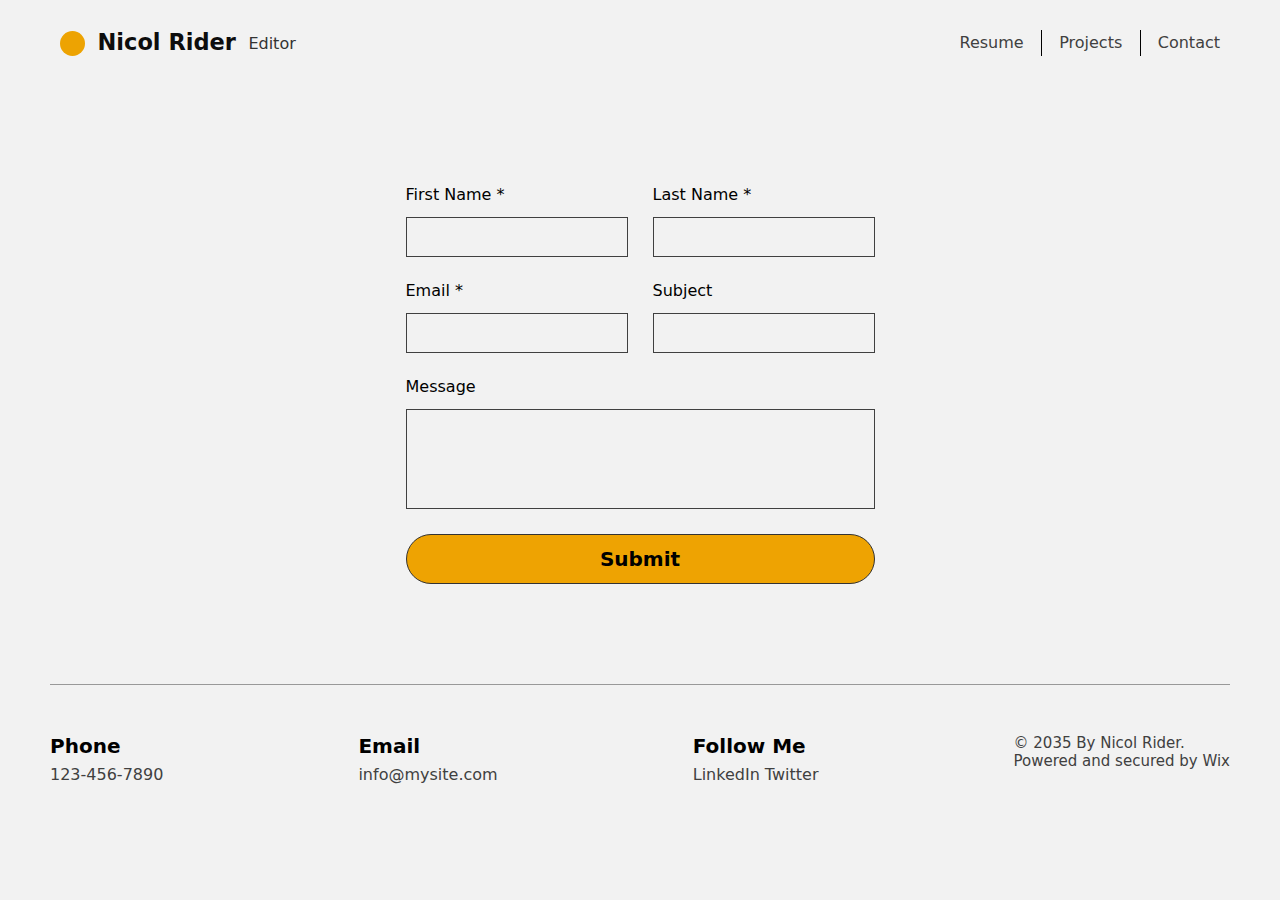
<file: Independent-Projects/Profile-Page-2/html/contact.html>
<!DOCTYPE html>

<html lang="en">
    <head>
        <meta charset="UTF-8" />
        <meta http-equiv="X-UA-Compatible" content="IE=edge" />
        <meta name="viewport" content="width=device-width, initial-scale=1.0" />

        <title>Classroom Work</title>

        <link rel="stylesheet" href="../style.css" />
    </head>

    <body>
        <header>
            <div class="header-left">
                <span class="header-icon"></span>
                <a href="../index.html" class="header-name">Nicol Rider</a>
                <span class="header-title">Editor</span>
            </div>
            <div class="header-right">
                <a href="resume.html">Resume</a>
                <div></div>
                <a href="projects.html">Projects</a>
                <div></div>
                <a href="contact.html">Contact</a>
            </div>
        </header>

        <main class="page-contact">
            <!-- <div>
                <div>
                    <span>Contact</span>
                    <p>Looking forward to hearing from you.</p>
                </div>

                <div>
                    <span>Phone</span>
                    <p>123-456-7890</p>
                </div>

                <div>
                    <span>Email</span>
                    <p>info@mysite.com</p>
                </div>
            </div>-->

            <div class="form">
                <div>
                    <div>
                        <label for="firstname">First Name *</label>
                        <input type="text" name="firstname" id="firstname" />
                    </div>

                    <div>
                        <label for="lastname">Last Name *</label>
                        <input type="text" name="lastname" id="lastname" />
                    </div>
                </div>

                <div>
                    <div>
                        <label for="mail">Email *</label>
                        <input type="text" name="mail" id="mail" />
                    </div>

                    <div>
                        <label for="subject">Subject</label>
                        <input type="text" name="subject" id="subject" />
                    </div>
                </div>

                <label for="message">Message</label>
                <input type="text" name="message" id="message" />

                <button type="submit">Submit</button>
            </div>

            <!-- <svg xmlns="http://www.w3.org/2000/svg" width="32" height="32" viewBox="0 0 24 24">
                <g fill="none" stroke="currentColor" stroke-linecap="round" stroke-linejoin="round" stroke-width="2">
                    <circle cx="12" cy="13" r="8" />
                    <path d="M12 9v4l2 2M5 3L2 6m20 0l-3-3M6.38 18.7L4 21m13.64-2.33L20 21" />
                </g>
            </svg> -->
        </main>

        <footer>
            <div><span>Phone</span><span>123-456-7890</span></div>
            <div><span>Email</span><span>info@mysite.com</span></div>
            <div><span>Follow Me</span><span>LinkedIn Twitter</span></div>
            <div class="copyright"
                ><span
                    >© 2035 By Nicol Rider. <br />
                    Powered and secured by Wix</span
                ></div
            >
        </footer>
    </body>
</html>
</file>
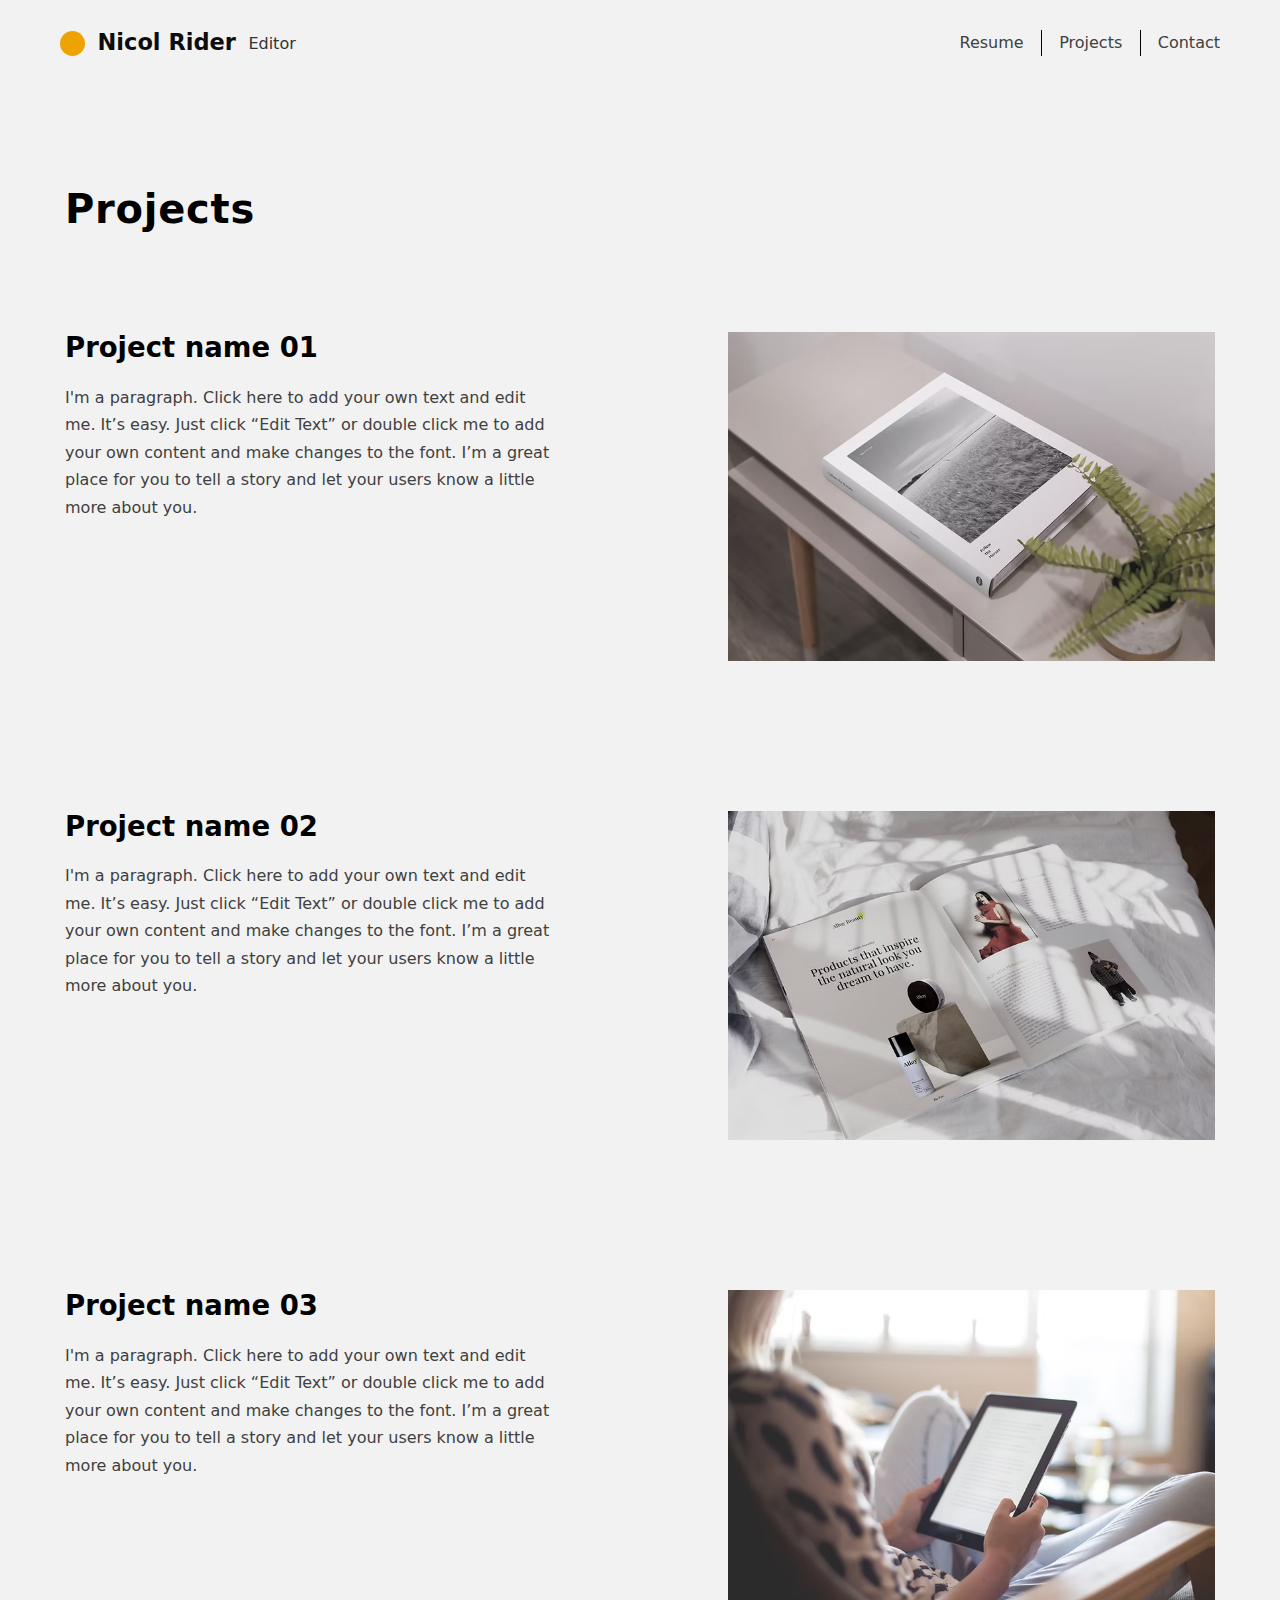
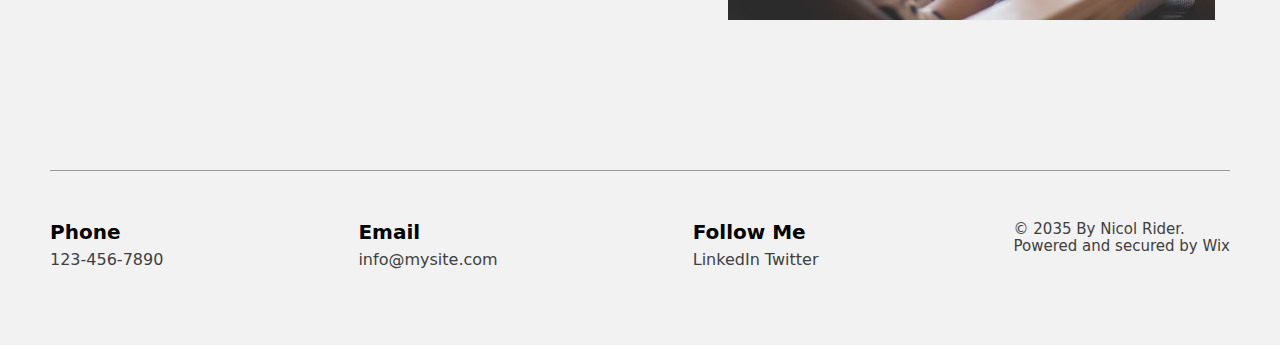
<file: Independent-Projects/Profile-Page-2/html/projects.html>
<!DOCTYPE html>

<html lang="en">
    <head>
        <meta charset="UTF-8" />
        <meta http-equiv="X-UA-Compatible" content="IE=edge" />
        <meta name="viewport" content="width=device-width, initial-scale=1.0" />

        <title>Classroom Work</title>

        <link rel="stylesheet" href="../style.css" />
    </head>

    <body>
        <header>
            <div class="header-left">
                <span class="header-icon"></span>
                <a href="../index.html" class="header-name">Nicol Rider</a>
                <span class="header-title">Editor</span>
            </div>
            <div class="header-right">
                <a href="resume.html">Resume</a>
                <div></div>
                <a href="projects.html">Projects</a>
                <div></div>
                <a href="contact.html">Contact</a>
            </div>
        </header>

        <main class="page-projects">
            <h1>Projects</h1>

            <section>
                <div>
                    <h2>Project name 01</h2>
                    <p>I'm a paragraph. Click here to add your own text and edit me. It’s easy. Just click “Edit Text” or double click me to add your own content and make changes to the font. I’m a great place for you to tell a story and let your users know a little more about you.</p>
                </div>

                <div>
                    <img src="../assets/project1.jpg" alt="">
                </div>
            </section>

            <section>
                <div>
                    <h2>Project name 02</h2>
                    <p>I'm a paragraph. Click here to add your own text and edit me. It’s easy. Just click “Edit Text” or double click me to add your own content and make changes to the font. I’m a great place for you to tell a story and let your users know a little more about you.</p>
                </div>

                <div>
                    <img src="../assets/project2.jpg" alt="">
                </div>
            </section>

            <section>
                <div>
                    <h2>Project name 03</h2>
                    <p>I'm a paragraph. Click here to add your own text and edit me. It’s easy. Just click “Edit Text” or double click me to add your own content and make changes to the font. I’m a great place for you to tell a story and let your users know a little more about you.</p>
                </div>

                <div>
                    <img src="../assets/project3.jpg" alt="">
                </div>
            </section>
        </main>

        <footer>
            <div><span>Phone</span><span>123-456-7890</span></div>
            <div><span>Email</span><span>info@mysite.com</span></div>
            <div><span>Follow Me</span><span>LinkedIn Twitter</span></div>
            <div class="copyright"
                ><span
                    >© 2035 By Nicol Rider. <br />
                    Powered and secured by Wix</span
                ></div
            >
        </footer>
    </body>
</html>
</file>
<file: Independent-Projects/Profile-Page-2/style.css>
html {
  line-height: 1.15;
  -webkit-text-size-adjust: 100%;
}

body {
  margin: 0;
}

main {
  display: block;
}

h1 {
  font-size: 2em;
  margin: 0.67em 0;
}

hr {
  box-sizing: content-box;
  height: 0;
  overflow: visible;
}

pre {
  font-family: monospace, monospace;
  font-size: 1em;
}

a {
  background-color: transparent;
}

abbr[title] {
  border-bottom: none;
  text-decoration: underline;
  -webkit-text-decoration: underline dotted;
          text-decoration: underline dotted;
}

b,
strong {
  font-weight: bolder;
}

code,
kbd,
samp {
  font-family: monospace, monospace;
  font-size: 1em;
}

small {
  font-size: 80%;
}

sub,
sup {
  font-size: 75%;
  line-height: 0;
  position: relative;
  vertical-align: baseline;
}

sub {
  bottom: -0.25em;
}

sup {
  top: -0.5em;
}

img {
  border-style: none;
}

button,
input,
optgroup,
select,
textarea {
  font-family: inherit;
  font-size: 100%;
  line-height: 1.15;
  margin: 0;
}

button,
input {
  overflow: visible;
}

button,
select {
  text-transform: none;
}

button,
[type=button],
[type=reset],
[type=submit] {
  -webkit-appearance: button;
}

button::-moz-focus-inner,
[type=button]::-moz-focus-inner,
[type=reset]::-moz-focus-inner,
[type=submit]::-moz-focus-inner {
  border-style: none;
  padding: 0;
}

button:-moz-focusring,
[type=button]:-moz-focusring,
[type=reset]:-moz-focusring,
[type=submit]:-moz-focusring {
  outline: 1px dotted ButtonText;
}

fieldset {
  padding: 0.35em 0.75em 0.625em;
}

legend {
  box-sizing: border-box;
  color: inherit;
  display: table;
  max-width: 100%;
  padding: 0;
  white-space: normal;
}

progress {
  vertical-align: baseline;
}

textarea {
  overflow: auto;
}

[type=checkbox],
[type=radio] {
  box-sizing: border-box;
  padding: 0;
}

[type=number]::-webkit-inner-spin-button,
[type=number]::-webkit-outer-spin-button {
  height: auto;
}

[type=search] {
  -webkit-appearance: textfield;
  outline-offset: -2px;
}

[type=search]::-webkit-search-decoration {
  -webkit-appearance: none;
}

::-webkit-file-upload-button {
  -webkit-appearance: button;
  font: inherit;
}

details {
  display: block;
}

summary {
  display: list-item;
}

template {
  display: none;
}

[hidden] {
  display: none;
}

*,
*::before,
*::after {
  margin: 0;
  padding: 0;
  box-sizing: inherit;
}

html {
  font-size: 62.5%;
}

body {
  box-sizing: border-box;
  font-size: 1.6rem;
}

img {
  display: block;
  max-width: 100%;
}

ul {
  list-style: none;
}

a {
  text-decoration: none;
}

label,
button,
select,
summary,
[type=radio],
[type=submit],
[type=checkbox] {
  cursor: pointer;
}

:focus:not(:focus-visible) {
  outline: none;
}

@media (prefers-reduced-motion: no-preference) {
  html {
    scroll-behavior: smooth;
  }
}
body {
  display: flex;
  flex-direction: column;
  justify-content: space-between;
  gap: 10rem;
  font-family: system-ui, -apple-system, BlinkMacSystemFont, "Segoe UI", Roboto, Oxygen, Ubuntu, Cantarell, "Open Sans", "Helvetica Neue", sans-serif;
  background-color: hsl(0, 0%, 95%);
}
body header {
  display: flex;
  justify-content: space-between;
  padding: 3rem 6rem;
}
body header .header-left {
  display: flex;
  align-items: flex-end;
  gap: 1.25rem;
}
body header .header-left .header-icon {
  background-color: hsl(41, 98%, 47%);
  border-radius: 50%;
  width: 25px;
  height: 25px;
}
body header .header-left .header-name {
  font-size: 2.25rem;
  font-weight: bolder;
  color: hsl(0, 0%, 5%);
}
body header .header-left .header-title {
  color: hsl(0, 0%, 20%);
  margin-bottom: 2px;
}
body header .header-right {
  display: flex;
  align-items: center;
  gap: 1.75rem;
}
body header .header-right a {
  color: hsl(0, 0%, 25%);
}
body header .header-right div {
  height: 100%;
  width: 0.5px;
  background-color: hsl(0, 0%, 0%);
}
body main.page-home {
  display: flex;
  justify-content: center;
  gap: 5rem;
}
body main.page-home .main-left {
  border-radius: 50%;
  overflow: hidden;
  width: 50rem;
}
body main.page-home .main-right {
  display: flex;
  flex-direction: column;
  justify-content: center;
  align-items: flex-start;
  gap: 2.5rem;
}
body main.page-home .main-right h1 {
  position: relative;
  right: 8px;
  font-size: 10rem;
  margin: 0;
}
body main.page-home .main-right h2 {
  font-size: 2.5rem;
  margin-bottom: 1.5rem;
}
body main.page-home .main-right p {
  font-size: 1.5rem;
  line-height: 25px;
  letter-spacing: 1px;
  width: 40rem;
}
body main.page-home .main-right .main-buttons {
  display: flex;
  justify-content: space-between;
  gap: 1.5rem;
}
body main.page-home .main-right .main-buttons div {
  display: flex;
  justify-content: center;
  align-items: center;
  position: relative;
  right: 10px;
  width: 15rem;
  height: 15rem;
  border-radius: 50%;
  border: 1px solid hsl(0, 0%, 25%);
  font-size: 2.25rem;
  font-weight: bolder;
}
body main.page-home .main-right .main-buttons .button-resume {
  background-color: #eea302;
}
body main.page-home .main-right .main-buttons .button-projects {
  background-color: #ff3b25;
}
body main.page-home .main-right .main-buttons .button-contact {
  background-color: #80d8da;
}
body footer {
  display: flex;
  justify-content: space-between;
  padding-block: 5rem 7.5rem;
  margin-inline: 5rem;
  border-top: 1px solid hsla(0, 0%, 25%, 0.5);
}
body footer > div {
  display: flex;
  flex-direction: column;
  gap: 0.75rem;
}
body footer > div span:nth-of-type(1) {
  font-weight: 600;
  font-size: 2rem;
}
body footer > div span:nth-of-type(2) {
  color: hsl(0, 0%, 25%);
}
body footer .copyright span {
  color: hsl(0, 0%, 25%) !important;
  font-weight: 100 !important;
  font-size: 1.5rem !important;
}
body main.page-resume {
  display: flex;
  flex-direction: column;
  align-items: center;
  margin-inline: auto;
  max-width: 1150px;
  gap: 7.5rem;
}
body main.page-resume h1 {
  font-size: 4rem;
  font-weight: 700;
  letter-spacing: 0.75px;
  margin: 0;
  align-self: flex-start;
}
body main.page-resume h2 {
  font-weight: 700;
}
body main.page-resume section {
  display: flex;
}
body main.page-resume section > div {
  width: 50%;
}
body main.page-resume section > div > div {
  display: flex;
  gap: 4rem;
}
body main.page-resume section > div > div > div:nth-of-type(1) {
  width: 30%;
  text-align: right;
}
body main.page-resume section > div > div > div:nth-of-type(1) span {
  font-weight: 400;
}
body main.page-resume section > div > div > div:nth-of-type(2) {
  width: 70%;
  display: flex;
  flex-direction: column;
  gap: 1rem;
}
body main.page-resume section > div > div > div:nth-of-type(2) span {
  font-weight: 600;
  font-size: 2rem;
  line-height: 20px;
}
body main.page-resume section > div > div > div:nth-of-type(2) p {
  color: hsl(0, 0%, 25%);
  letter-spacing: 0.5px;
  line-height: 27.5px;
}
body main.page-resume section > div:nth-of-type(2) {
  display: flex;
  flex-direction: column;
  gap: 5rem;
}
body main.page-resume hr {
  width: 95vw;
  border: 1px solid hsl(0, 0%, 75%);
}
body main.page-projects {
  display: flex;
  flex-direction: column;
  align-items: center;
  margin-inline: auto;
  max-width: 1150px;
  gap: 10rem;
}
body main.page-projects h1 {
  font-size: 4rem;
  font-weight: 700;
  letter-spacing: 0.75px;
  margin: 0;
  align-self: flex-start;
}
body main.page-projects h2 {
  font-weight: 700;
  font-size: 2.75rem;
  margin: 0;
}
body main.page-projects p {
  color: hsl(0, 0%, 25%);
  line-height: 27.5px;
}
body main.page-projects section {
  display: flex;
  margin-bottom: 5rem;
  gap: 17.5rem;
}
body main.page-projects section div:nth-of-type(1) {
  width: 50%;
  display: flex;
  flex-direction: column;
  gap: 2rem;
}
body main.page-projects section div:nth-of-type(2) {
  width: 50%;
}
body main.page-contact {
  display: flex;
  margin-inline: auto;
  max-width: 1150px;
}
body main.page-contact .form {
  display: flex;
  flex-direction: column;
}
body main.page-contact .form label {
  display: block;
  margin-bottom: 1.25rem;
}
body main.page-contact .form input {
  margin-bottom: 2.5rem;
  background-color: hsl(0, 0%, 95%);
  border: 1px solid hsl(0, 0%, 25%);
  padding: 1rem;
}
body main.page-contact .form input[name=message] {
  height: 100px;
}
body main.page-contact .form > div {
  display: flex;
  gap: 2.5rem;
}
body main.page-contact .form button {
  background-color: #eea302;
  border: 1px solid hsl(0, 0%, 20%);
  border-radius: 2.5rem;
  padding: 1.25rem 1rem;
  font-size: 2rem;
  font-weight: bolder;
}/*# sourceMappingURL=style.css.map */
</file>
<file: Independent-Projects/Profile-Page/style.css>
html {
  line-height: 1.15;
  -webkit-text-size-adjust: 100%;
}

body {
  margin: 0;
}

main {
  display: block;
}

h1 {
  font-size: 2em;
  margin: 0.67em 0;
}

hr {
  box-sizing: content-box;
  height: 0;
  overflow: visible;
}

pre {
  font-family: monospace, monospace;
  font-size: 1em;
}

a {
  background-color: transparent;
}

abbr[title] {
  border-bottom: none;
  text-decoration: underline;
  -webkit-text-decoration: underline dotted;
          text-decoration: underline dotted;
}

b,
strong {
  font-weight: bolder;
}

code,
kbd,
samp {
  font-family: monospace, monospace;
  font-size: 1em;
}

small {
  font-size: 80%;
}

sub,
sup {
  font-size: 75%;
  line-height: 0;
  position: relative;
  vertical-align: baseline;
}

sub {
  bottom: -0.25em;
}

sup {
  top: -0.5em;
}

img {
  border-style: none;
}

button,
input,
optgroup,
select,
textarea {
  font-family: inherit;
  font-size: 100%;
  line-height: 1.15;
  margin: 0;
}

button,
input {
  overflow: visible;
}

button,
select {
  text-transform: none;
}

button,
[type=button],
[type=reset],
[type=submit] {
  -webkit-appearance: button;
}

button::-moz-focus-inner,
[type=button]::-moz-focus-inner,
[type=reset]::-moz-focus-inner,
[type=submit]::-moz-focus-inner {
  border-style: none;
  padding: 0;
}

button:-moz-focusring,
[type=button]:-moz-focusring,
[type=reset]:-moz-focusring,
[type=submit]:-moz-focusring {
  outline: 1px dotted ButtonText;
}

fieldset {
  padding: 0.35em 0.75em 0.625em;
}

legend {
  box-sizing: border-box;
  color: inherit;
  display: table;
  max-width: 100%;
  padding: 0;
  white-space: normal;
}

progress {
  vertical-align: baseline;
}

textarea {
  overflow: auto;
}

[type=checkbox],
[type=radio] {
  box-sizing: border-box;
  padding: 0;
}

[type=number]::-webkit-inner-spin-button,
[type=number]::-webkit-outer-spin-button {
  height: auto;
}

[type=search] {
  -webkit-appearance: textfield;
  outline-offset: -2px;
}

[type=search]::-webkit-search-decoration {
  -webkit-appearance: none;
}

::-webkit-file-upload-button {
  -webkit-appearance: button;
  font: inherit;
}

details {
  display: block;
}

summary {
  display: list-item;
}

template {
  display: none;
}

[hidden] {
  display: none;
}

*,
*::before,
*::after {
  margin: 0;
  padding: 0;
  box-sizing: inherit;
}

html {
  font-size: 62.5%;
}

body {
  box-sizing: border-box;
  font-size: 1.6rem;
}

img {
  display: block;
  max-width: 100%;
}

ul {
  list-style: none;
}

a {
  text-decoration: none;
}

label,
button,
select,
summary,
[type=radio],
[type=submit],
[type=checkbox] {
  cursor: pointer;
}

:focus:not(:focus-visible) {
  outline: none;
}

@media (prefers-reduced-motion: no-preference) {
  html {
    scroll-behavior: smooth;
  }
}
.hidden {
  display: none !important;
}

html {
  font-family: system-ui, -apple-system, BlinkMacSystemFont, "Segoe UI", Roboto, Oxygen, Ubuntu, Cantarell, "Open Sans", "Helvetica Neue", sans-serif;
}
html header {
  position: fixed;
  width: 100%;
  display: flex;
  justify-content: space-between;
  align-items: flex-end;
  padding: 4rem 5rem 6rem;
  background-color: white;
  z-index: 1;
}
html header .intro {
  display: flex;
  align-items: flex-end;
  gap: 1.25rem;
}
html header .intro .square {
  width: 17px;
  height: 17px;
  background-color: hsl(220, 100%, 50%);
}
html header .intro .name {
  font-size: 2.5rem;
  font-weight: 700;
  line-height: 20px;
}
html header .intro .slash,
html header .intro .title {
  font-size: 1.75rem;
  letter-spacing: 0.75px;
  line-height: 15px;
}
html header .nav ul {
  display: flex;
  gap: 2.5rem;
}
html header .nav ul a {
  color: black;
  font-size: 1.4rem;
}
html header .nav ul .active {
  color: hsl(220, 100%, 50%);
}
html main {
  height: 100vh;
  display: flex;
  align-items: center;
  justify-content: center;
}
html main::before {
  content: "";
  position: absolute;
  z-index: -2;
  display: block;
  left: 0;
  height: 100%;
  width: 40%;
  background-color: #e6dace;
}
html main .main-wrapper {
  margin-top: 10rem;
  display: flex;
}
html main .main-wrapper .main-intro {
  box-shadow: hsla(0, 0%, 0%, 0.15) -10px 10px 20px 5px;
}
html main .main-wrapper .main-intro .main-info {
  background-color: #f4ece6;
  padding: 4rem 7rem 5rem;
  display: flex;
  flex-direction: column;
  align-items: center;
  gap: 2.5rem;
}
html main .main-wrapper .main-intro .main-info .main-img {
  border-radius: 50%;
  width: 20rem;
}
html main .main-wrapper .main-intro .main-info .main-name {
  font-size: 3rem;
  font-weight: 700;
  text-align: center;
}
html main .main-wrapper .main-intro .main-info .main-line {
  width: 5rem;
  height: 0.25rem;
  background-color: hsl(220, 100%, 50%);
}
html main .main-wrapper .main-intro .main-info .main-title {
  letter-spacing: 5px;
  font-size: 1.75rem;
  font-weight: 400;
}
html main .main-wrapper .main-intro .main-links {
  display: flex;
  align-items: center;
  justify-content: center;
  padding: 1.75rem;
  gap: 2.5rem;
  background-color: white;
  width: 100%;
}
html main .main-wrapper .main-intro .main-links i {
  font-size: 1.75rem;
}
html main .main-wrapper .main-desc {
  display: flex;
  flex-direction: column;
  justify-content: flex-start;
  padding: 5rem 0 1rem 3rem;
  gap: 4rem;
}
html main .main-wrapper .main-desc h1 {
  margin: 0;
  font-size: 10rem;
  line-height: 8rem;
}
html main .main-wrapper .main-desc h2 {
  margin: 0;
  font-size: 2.5rem;
  font-weight: 500;
  line-height: 2rem;
}
html main .main-wrapper .main-desc .main-buttons {
  margin-bottom: auto;
}
html main .main-wrapper .main-desc .main-buttons button:nth-of-type(1) {
  margin-right: 0.5rem;
  padding: 0.9rem 3.5rem;
  border-radius: 50px;
  border: none;
  background-color: hsl(220, 100%, 50%);
  font-size: 1.5rem;
  font-weight: 600;
  color: white;
}
html main .main-wrapper .main-desc .main-buttons button:nth-of-type(2) {
  padding: 0.9rem 3.5rem;
  border-radius: 50px;
  border: 1px solid black;
  background-color: transparent;
  font-size: 1.5rem;
  font-weight: 600;
}
html main .main-wrapper .main-desc p {
  width: 42ch;
  line-height: 2.5rem;
  letter-spacing: 0.5px;
}
html footer {
  display: flex;
  justify-content: space-between;
  align-items: flex-end;
  padding: 3rem 5rem 4.5rem;
  background-color: white;
}
html footer .contact {
  display: flex;
  gap: 8rem;
}
html footer .contact > div {
  display: flex;
  text-align: center;
  flex-direction: column;
  gap: 1.5rem;
}
html footer .contact > div span:nth-of-type(2) {
  font-weight: 300;
}
html footer .contact > div span:nth-of-type(1) {
  font-weight: 600;
}
html footer .contact > div div {
  display: flex;
  gap: 2rem;
}/*# sourceMappingURL=style.css.map */
</file>
<file: Solution01/docs/style.css>
html {
  line-height: 1.15;
  -webkit-text-size-adjust: 100%;
}

body {
  margin: 0;
}

main {
  display: block;
}

h1 {
  font-size: 2em;
  margin: 0.67em 0;
}

hr {
  box-sizing: content-box;
  height: 0;
  overflow: visible;
}

pre {
  font-family: monospace, monospace;
  font-size: 1em;
}

a {
  background-color: transparent;
}

abbr[title] {
  border-bottom: none;
  text-decoration: underline;
  -webkit-text-decoration: underline dotted;
          text-decoration: underline dotted;
}

b,
strong {
  font-weight: bolder;
}

code,
kbd,
samp {
  font-family: monospace, monospace;
  font-size: 1em;
}

small {
  font-size: 80%;
}

sub,
sup {
  font-size: 75%;
  line-height: 0;
  position: relative;
  vertical-align: baseline;
}

sub {
  bottom: -0.25em;
}

sup {
  top: -0.5em;
}

img {
  border-style: none;
}

button,
input,
optgroup,
select,
textarea {
  font-family: inherit;
  font-size: 100%;
  line-height: 1.15;
  margin: 0;
}

button,
input {
  overflow: visible;
}

button,
select {
  text-transform: none;
}

button,
[type=button],
[type=reset],
[type=submit] {
  -webkit-appearance: button;
}

button::-moz-focus-inner,
[type=button]::-moz-focus-inner,
[type=reset]::-moz-focus-inner,
[type=submit]::-moz-focus-inner {
  border-style: none;
  padding: 0;
}

button:-moz-focusring,
[type=button]:-moz-focusring,
[type=reset]:-moz-focusring,
[type=submit]:-moz-focusring {
  outline: 1px dotted ButtonText;
}

fieldset {
  padding: 0.35em 0.75em 0.625em;
}

legend {
  box-sizing: border-box;
  color: inherit;
  display: table;
  max-width: 100%;
  padding: 0;
  white-space: normal;
}

progress {
  vertical-align: baseline;
}

textarea {
  overflow: auto;
}

[type=checkbox],
[type=radio] {
  box-sizing: border-box;
  padding: 0;
}

[type=number]::-webkit-inner-spin-button,
[type=number]::-webkit-outer-spin-button {
  height: auto;
}

[type=search] {
  -webkit-appearance: textfield;
  outline-offset: -2px;
}

[type=search]::-webkit-search-decoration {
  -webkit-appearance: none;
}

::-webkit-file-upload-button {
  -webkit-appearance: button;
  font: inherit;
}

details {
  display: block;
}

summary {
  display: list-item;
}

template {
  display: none;
}

[hidden] {
  display: none;
}

*,
*::before,
*::after {
  margin: 0;
  padding: 0;
  box-sizing: inherit;
}

html {
  font-size: 62.5%;
}

body {
  box-sizing: border-box;
  font-size: 1.6rem;
}

img {
  display: block;
  max-width: 100%;
}

ul {
  list-style: none;
}

a {
  text-decoration: none;
}

label,
button,
select,
summary,
[type=radio],
[type=submit],
[type=checkbox] {
  cursor: pointer;
}

:focus:not(:focus-visible) {
  outline: none;
}

@media (prefers-reduced-motion: no-preference) {
  html {
    scroll-behavior: smooth;
  }
}
body {
  display: flex;
  align-items: center;
  justify-content: center;
}

.hidden {
  display: none !important;
}

body {
  height: 100vh;
  background-color: #d5e1ef;
  font-family: "Outfit", sans-serif;
  font-optical-sizing: auto;
  font-style: normal;
}
body .wrapper {
  background-color: #fff;
  padding: 1.5rem;
  border-radius: 2rem;
}
body .wrapper .qr-code {
  padding: 6.5rem;
  border-radius: 1.25rem;
  background-color: #2c7dfa;
  position: relative;
  overflow: hidden;
}
body .wrapper .qr-code img {
  position: relative;
  z-index: 1;
}
body .wrapper .qr-code::before {
  content: "";
  background-color: #3685ff;
  width: 35rem;
  height: 35rem;
  border-radius: 50%;
  position: absolute;
  top: -1rem;
  left: 2.5rem;
  transform: translate(-50%, -50%);
}
body .wrapper .qr-code::after {
  content: "";
  background-color: #3685ff;
  width: 25.5rem;
  height: 25.5rem;
  border-radius: 50%;
  position: absolute;
  bottom: -4rem;
  right: 2rem;
  transform: translate(50%, 50%);
}
body .wrapper .text {
  text-align: center;
}
body .wrapper .text h1 {
  font-size: 2.15rem;
  font-weight: 700;
  color: #1f314f;
  margin-block: 2.5rem 1.5rem;
}
body .wrapper .text p {
  font-size: 1.5rem;
  font-weight: 400;
  color: #7d889e;
  margin-bottom: 2.5rem;
}/*# sourceMappingURL=style.css.map */
</file>
<file: Solution01/src/style.css>
html {
  line-height: 1.15;
  -webkit-text-size-adjust: 100%;
}

body {
  margin: 0;
}

main {
  display: block;
}

h1 {
  font-size: 2em;
  margin: 0.67em 0;
}

hr {
  box-sizing: content-box;
  height: 0;
  overflow: visible;
}

pre {
  font-family: monospace, monospace;
  font-size: 1em;
}

a {
  background-color: transparent;
}

abbr[title] {
  border-bottom: none;
  text-decoration: underline;
  -webkit-text-decoration: underline dotted;
          text-decoration: underline dotted;
}

b,
strong {
  font-weight: bolder;
}

code,
kbd,
samp {
  font-family: monospace, monospace;
  font-size: 1em;
}

small {
  font-size: 80%;
}

sub,
sup {
  font-size: 75%;
  line-height: 0;
  position: relative;
  vertical-align: baseline;
}

sub {
  bottom: -0.25em;
}

sup {
  top: -0.5em;
}

img {
  border-style: none;
}

button,
input,
optgroup,
select,
textarea {
  font-family: inherit;
  font-size: 100%;
  line-height: 1.15;
  margin: 0;
}

button,
input {
  overflow: visible;
}

button,
select {
  text-transform: none;
}

button,
[type=button],
[type=reset],
[type=submit] {
  -webkit-appearance: button;
}

button::-moz-focus-inner,
[type=button]::-moz-focus-inner,
[type=reset]::-moz-focus-inner,
[type=submit]::-moz-focus-inner {
  border-style: none;
  padding: 0;
}

button:-moz-focusring,
[type=button]:-moz-focusring,
[type=reset]:-moz-focusring,
[type=submit]:-moz-focusring {
  outline: 1px dotted ButtonText;
}

fieldset {
  padding: 0.35em 0.75em 0.625em;
}

legend {
  box-sizing: border-box;
  color: inherit;
  display: table;
  max-width: 100%;
  padding: 0;
  white-space: normal;
}

progress {
  vertical-align: baseline;
}

textarea {
  overflow: auto;
}

[type=checkbox],
[type=radio] {
  box-sizing: border-box;
  padding: 0;
}

[type=number]::-webkit-inner-spin-button,
[type=number]::-webkit-outer-spin-button {
  height: auto;
}

[type=search] {
  -webkit-appearance: textfield;
  outline-offset: -2px;
}

[type=search]::-webkit-search-decoration {
  -webkit-appearance: none;
}

::-webkit-file-upload-button {
  -webkit-appearance: button;
  font: inherit;
}

details {
  display: block;
}

summary {
  display: list-item;
}

template {
  display: none;
}

[hidden] {
  display: none;
}

*,
*::before,
*::after {
  margin: 0;
  padding: 0;
  box-sizing: inherit;
}

html {
  font-size: 62.5%;
}

body {
  box-sizing: border-box;
  font-size: 1.6rem;
}

img {
  display: block;
  max-width: 100%;
}

ul {
  list-style: none;
}

a {
  text-decoration: none;
}

label,
button,
select,
summary,
[type=radio],
[type=submit],
[type=checkbox] {
  cursor: pointer;
}

:focus:not(:focus-visible) {
  outline: none;
}

@media (prefers-reduced-motion: no-preference) {
  html {
    scroll-behavior: smooth;
  }
}
body {
  display: flex;
  align-items: center;
  justify-content: center;
  min-height: 100vh;
  background-color: #d5e1ef;
  font-family: "Outfit", sans-serif;
}
body article {
  background-color: #fff;
  padding: 1.5rem;
  border-radius: 1.75rem;
  display: flex;
  align-items: center;
  flex-direction: column;
  text-align: center;
  max-width: 310px;
  box-shadow: hsla(0, 0%, 0%, 0.05) 0 20px 20px 0;
}
body article .article-image {
  border-radius: 1rem;
  overflow: hidden;
  /* 
  padding: 6.25rem; 
  background-color: #2c7dfa; 
  position: relative; 

  img { 
      position: relative;
      z-index: 1;
  }

  &::before { 
      content: "";
      background-color: #3685ff;
      width: 35rem;
      height: 35rem;
      border-radius: 50%;
      position: absolute;
      top: -1rem;
      left: 2.5rem;
      transform: translate(-50%, -50%);
  }

  &::after { 
      content: "";
      background-color: #3685ff;
      width: 25.5rem;
      height: 25.5rem;
      border-radius: 50%;
      position: absolute;
      bottom: -4rem;
      right: 2rem;
      transform: translate(50%, 50%);
  }
  */
}
body article h1 {
  font-size: 2.15rem;
  font-weight: 700;
  color: #1f314f;
  max-width: 250px;
  margin-block: 2.25rem 1.5rem;
  line-height: 1.25;
}
body article p {
  font-size: 1.5rem;
  font-weight: 400;
  max-width: 250px;
  color: #7d889e;
  margin-bottom: 2.25rem;
  line-height: 1.25;
}/*# sourceMappingURL=style.css.map */
</file>
<file: Solution02/src/style.css>
html {
  line-height: 1.15;
  -webkit-text-size-adjust: 100%;
}

body {
  margin: 0;
}

main {
  display: block;
}

h1 {
  font-size: 2em;
  margin: 0.67em 0;
}

hr {
  box-sizing: content-box;
  height: 0;
  overflow: visible;
}

pre {
  font-family: monospace, monospace;
  font-size: 1em;
}

a {
  background-color: transparent;
}

abbr[title] {
  border-bottom: none;
  text-decoration: underline;
  -webkit-text-decoration: underline dotted;
          text-decoration: underline dotted;
}

b,
strong {
  font-weight: bolder;
}

code,
kbd,
samp {
  font-family: monospace, monospace;
  font-size: 1em;
}

small {
  font-size: 80%;
}

sub,
sup {
  font-size: 75%;
  line-height: 0;
  position: relative;
  vertical-align: baseline;
}

sub {
  bottom: -0.25em;
}

sup {
  top: -0.5em;
}

img {
  border-style: none;
}

button,
input,
optgroup,
select,
textarea {
  font-family: inherit;
  font-size: 100%;
  line-height: 1.15;
  margin: 0;
}

button,
input {
  overflow: visible;
}

button,
select {
  text-transform: none;
}

button,
[type=button],
[type=reset],
[type=submit] {
  -webkit-appearance: button;
}

button::-moz-focus-inner,
[type=button]::-moz-focus-inner,
[type=reset]::-moz-focus-inner,
[type=submit]::-moz-focus-inner {
  border-style: none;
  padding: 0;
}

button:-moz-focusring,
[type=button]:-moz-focusring,
[type=reset]:-moz-focusring,
[type=submit]:-moz-focusring {
  outline: 1px dotted ButtonText;
}

fieldset {
  padding: 0.35em 0.75em 0.625em;
}

legend {
  box-sizing: border-box;
  color: inherit;
  display: table;
  max-width: 100%;
  padding: 0;
  white-space: normal;
}

progress {
  vertical-align: baseline;
}

textarea {
  overflow: auto;
}

[type=checkbox],
[type=radio] {
  box-sizing: border-box;
  padding: 0;
}

[type=number]::-webkit-inner-spin-button,
[type=number]::-webkit-outer-spin-button {
  height: auto;
}

[type=search] {
  -webkit-appearance: textfield;
  outline-offset: -2px;
}

[type=search]::-webkit-search-decoration {
  -webkit-appearance: none;
}

::-webkit-file-upload-button {
  -webkit-appearance: button;
  font: inherit;
}

details {
  display: block;
}

summary {
  display: list-item;
}

template {
  display: none;
}

[hidden] {
  display: none;
}

*,
*::before,
*::after {
  margin: 0;
  padding: 0;
  box-sizing: inherit;
}

html {
  font-size: 62.5%;
}

body {
  box-sizing: border-box;
  font-size: 1.6rem;
}

img {
  display: block;
  max-width: 100%;
}

ul {
  list-style: none;
}

a {
  text-decoration: none;
}

label,
button,
select,
summary,
[type=radio],
[type=submit],
[type=checkbox] {
  cursor: pointer;
}

:focus:not(:focus-visible) {
  outline: none;
}

@media (prefers-reduced-motion: no-preference) {
  html {
    scroll-behavior: smooth;
  }
}
.hidden {
  display: none !important;
}

@font-face {
  font-family: "Figtree";
  src: url(assets/fonts/Figtree-VariableFont_wght.ttf);
}
body {
  font-family: "Figtree", sans-serif;
}
body main {
  display: flex;
  align-items: center;
  justify-content: center;
  height: 100vh;
  background-color: hsl(47, 88%, 63%);
}
body main article {
  display: flex;
  flex-direction: column;
  align-items: flex-start;
  padding: 2.05rem;
  max-width: 347px;
  border-radius: 1.65rem;
  background-color: #fff;
  border: 1px solid hsl(0, 0%, 0%);
  box-shadow: #000 0.75rem 0.75rem 0 0;
}
body main article .article-image {
  -o-object-fit: cover;
     object-fit: cover;
  border-radius: 1.15rem;
  margin-bottom: 2.1rem;
}
body main article .article-tag {
  background-color: hsl(47, 88%, 63%);
  font-weight: 800;
  font-size: 1.3rem;
  padding: 0.5rem 1.1rem 0.6rem;
  border-radius: 0.45rem;
  margin-bottom: 1.3rem;
  cursor: pointer;
  transition: all 0.2s;
}
body main article .article-tag:hover {
  transform: scale(120%) translateX(7.5%);
}
body main article .article-tag:focus {
  transform: scale(120%) translateX(7.5%);
}
body main article .article-date {
  font-size: 12.65px;
  font-weight: 500;
  margin-bottom: 1.65rem;
}
body main article h1 {
  font-size: 21.85px;
  font-weight: 800;
  margin-top: 0;
  margin-bottom: 1.5rem;
  cursor: pointer;
  transition: all 0.2s;
}
body main article h1:hover {
  color: hsl(47, 88%, 63%);
}
body main article h1:focus {
  color: hsl(47, 88%, 63%);
}
body main article p {
  color: hsl(0, 0%, 50%);
  font-size: 1.45rem;
  font-weight: 500;
  margin-bottom: 2rem;
  line-height: 2.2rem;
}
body main article .article-author {
  display: flex;
  align-items: center;
  gap: 1.1rem;
}
body main article .article-author img {
  width: 2.9rem;
  height: 2.9rem;
}
body main article .article-author span {
  font-size: 12.75px;
  font-weight: 800;
  cursor: pointer;
  transition: all 0.2s;
}
body main article .article-author span:hover {
  color: hsl(47, 88%, 63%);
}
body main article .article-author span:focus {
  color: hsl(47, 88%, 63%);
}

@media screen and (width <= 400px) {
  article {
    max-width: 325px !important;
  }
  .article-image {
    height: 20rem;
  }
}/*# sourceMappingURL=style.css.map */
</file>
<file: Solution03/src/style.css>
html {
  line-height: 1.15;
  -webkit-text-size-adjust: 100%;
}

body {
  margin: 0;
}

main {
  display: block;
}

h1 {
  font-size: 2em;
  margin: 0.67em 0;
}

hr {
  box-sizing: content-box;
  height: 0;
  overflow: visible;
}

pre {
  font-family: monospace, monospace;
  font-size: 1em;
}

a {
  background-color: transparent;
}

abbr[title] {
  border-bottom: none;
  text-decoration: underline;
  -webkit-text-decoration: underline dotted;
          text-decoration: underline dotted;
}

b,
strong {
  font-weight: bolder;
}

code,
kbd,
samp {
  font-family: monospace, monospace;
  font-size: 1em;
}

small {
  font-size: 80%;
}

sub,
sup {
  font-size: 75%;
  line-height: 0;
  position: relative;
  vertical-align: baseline;
}

sub {
  bottom: -0.25em;
}

sup {
  top: -0.5em;
}

img {
  border-style: none;
}

button,
input,
optgroup,
select,
textarea {
  font-family: inherit;
  font-size: 100%;
  line-height: 1.15;
  margin: 0;
}

button,
input {
  overflow: visible;
}

button,
select {
  text-transform: none;
}

button,
[type=button],
[type=reset],
[type=submit] {
  -webkit-appearance: button;
}

button::-moz-focus-inner,
[type=button]::-moz-focus-inner,
[type=reset]::-moz-focus-inner,
[type=submit]::-moz-focus-inner {
  border-style: none;
  padding: 0;
}

button:-moz-focusring,
[type=button]:-moz-focusring,
[type=reset]:-moz-focusring,
[type=submit]:-moz-focusring {
  outline: 1px dotted ButtonText;
}

fieldset {
  padding: 0.35em 0.75em 0.625em;
}

legend {
  box-sizing: border-box;
  color: inherit;
  display: table;
  max-width: 100%;
  padding: 0;
  white-space: normal;
}

progress {
  vertical-align: baseline;
}

textarea {
  overflow: auto;
}

[type=checkbox],
[type=radio] {
  box-sizing: border-box;
  padding: 0;
}

[type=number]::-webkit-inner-spin-button,
[type=number]::-webkit-outer-spin-button {
  height: auto;
}

[type=search] {
  -webkit-appearance: textfield;
  outline-offset: -2px;
}

[type=search]::-webkit-search-decoration {
  -webkit-appearance: none;
}

::-webkit-file-upload-button {
  -webkit-appearance: button;
  font: inherit;
}

details {
  display: block;
}

summary {
  display: list-item;
}

template {
  display: none;
}

[hidden] {
  display: none;
}

*,
*::before,
*::after {
  margin: 0;
  padding: 0;
  box-sizing: inherit;
}

html {
  font-size: 62.5%;
}

body {
  box-sizing: border-box;
  font-size: 1.6rem;
}

img {
  display: block;
  max-width: 100%;
}

ul {
  list-style: none;
}

a {
  text-decoration: none;
}

label,
button,
select,
summary,
[type=radio],
[type=submit],
[type=checkbox] {
  cursor: pointer;
}

:focus:not(:focus-visible) {
  outline: none;
}

@media (prefers-reduced-motion: no-preference) {
  html {
    scroll-behavior: smooth;
  }
}
.hidden {
  display: none !important;
}

@font-face {
  font-family: "Inter";
  src: url(assets/fonts/Inter-VariableFont_slnt\,wght.ttf);
}
body {
  font-family: "Inter";
}
body main {
  background-color: hsl(0, 0%, 8%);
  height: 100vh;
  display: flex;
  align-items: center;
  justify-content: center;
  padding-inline: 2.5rem;
}
body main article {
  background-color: hsl(0, 0%, 12%);
  display: flex;
  flex-direction: column;
  align-items: center;
  justify-content: center;
  padding: 2.5rem;
  border-radius: 1.2rem;
  width: 100%;
  max-width: 385px;
}
body main article img {
  border-radius: 50%;
  width: 8.8rem;
  cursor: pointer;
  transition: all 0.2s;
}
body main article img:hover {
  transform: scale(110%);
  outline: 2px solid hsl(75, 94%, 57%);
  outline-offset: 3px;
}
body main article img:focus {
  transform: scale(110%);
  outline: 2px solid hsl(75, 94%, 57%);
  outline-offset: 3px;
}
body main article h1 {
  color: #fff;
  font-size: 23.25px;
  letter-spacing: 0.5px;
  margin-block: 2.85rem 1.1rem;
  font-weight: 600;
}
body main article span {
  color: hsl(75, 94%, 57%);
  letter-spacing: 0.15px;
  font-size: 1.4rem;
  font-weight: 600;
  margin-bottom: 2.9rem;
}
body main article p {
  color: #ccc;
  font-size: 1.4rem;
  font-weight: 400;
  margin-bottom: 2.65rem;
}
body main article .links {
  display: flex;
  flex-direction: column;
  gap: 1.6rem;
  width: 100%;
  text-align: center;
}
body main article .links a {
  background-color: hsl(0, 0%, 20%);
  color: #fff;
  font-size: 1.4rem;
  letter-spacing: 0.15px;
  font-weight: 600;
  border-radius: 0.85rem;
  padding-block: 1.5rem 1.4rem;
  transition: all 0.2s;
}
body main article .links a:hover {
  background-color: hsl(75, 94%, 57%);
  color: #000;
}
body main article .links a:focus {
  background-color: hsl(75, 94%, 57%);
  color: #000;
}

@media screen and (width >= 425px) {
  article {
    padding: 4rem !important;
  }
}/*# sourceMappingURL=style.css.map */
</file>
<file: Solution04/src/style.css>
@charset "UTF-8";
html {
  line-height: 1.15;
  -webkit-text-size-adjust: 100%;
}

body {
  margin: 0;
}

main {
  display: block;
}

h1 {
  font-size: 2em;
  margin: 0.67em 0;
}

hr {
  box-sizing: content-box;
  height: 0;
  overflow: visible;
}

pre {
  font-family: monospace, monospace;
  font-size: 1em;
}

a {
  background-color: transparent;
}

abbr[title] {
  border-bottom: none;
  text-decoration: underline;
  -webkit-text-decoration: underline dotted;
          text-decoration: underline dotted;
}

b,
strong {
  font-weight: bolder;
}

code,
kbd,
samp {
  font-family: monospace, monospace;
  font-size: 1em;
}

small {
  font-size: 80%;
}

sub,
sup {
  font-size: 75%;
  line-height: 0;
  position: relative;
  vertical-align: baseline;
}

sub {
  bottom: -0.25em;
}

sup {
  top: -0.5em;
}

img {
  border-style: none;
}

button,
input,
optgroup,
select,
textarea {
  font-family: inherit;
  font-size: 100%;
  line-height: 1.15;
  margin: 0;
}

button,
input {
  overflow: visible;
}

button,
select {
  text-transform: none;
}

button,
[type=button],
[type=reset],
[type=submit] {
  -webkit-appearance: button;
}

button::-moz-focus-inner,
[type=button]::-moz-focus-inner,
[type=reset]::-moz-focus-inner,
[type=submit]::-moz-focus-inner {
  border-style: none;
  padding: 0;
}

button:-moz-focusring,
[type=button]:-moz-focusring,
[type=reset]:-moz-focusring,
[type=submit]:-moz-focusring {
  outline: 1px dotted ButtonText;
}

fieldset {
  padding: 0.35em 0.75em 0.625em;
}

legend {
  box-sizing: border-box;
  color: inherit;
  display: table;
  max-width: 100%;
  padding: 0;
  white-space: normal;
}

progress {
  vertical-align: baseline;
}

textarea {
  overflow: auto;
}

[type=checkbox],
[type=radio] {
  box-sizing: border-box;
  padding: 0;
}

[type=number]::-webkit-inner-spin-button,
[type=number]::-webkit-outer-spin-button {
  height: auto;
}

[type=search] {
  -webkit-appearance: textfield;
  outline-offset: -2px;
}

[type=search]::-webkit-search-decoration {
  -webkit-appearance: none;
}

::-webkit-file-upload-button {
  -webkit-appearance: button;
  font: inherit;
}

details {
  display: block;
}

summary {
  display: list-item;
}

template {
  display: none;
}

[hidden] {
  display: none;
}

*,
*::before,
*::after {
  margin: 0;
  padding: 0;
  box-sizing: inherit;
}

html {
  font-size: 62.5%;
}

body {
  box-sizing: border-box;
  font-size: 1.6rem;
}

img {
  display: block;
  max-width: 100%;
}

ul {
  list-style: none;
}

a {
  text-decoration: none;
}

label,
button,
select,
summary,
[type=radio],
[type=submit],
[type=checkbox] {
  cursor: pointer;
}

:focus:not(:focus-visible) {
  outline: none;
}

@media (prefers-reduced-motion: no-preference) {
  html {
    scroll-behavior: smooth;
  }
}
.hidden {
  display: none !important;
}

@font-face {
  font-family: "Outfit";
  src: url(assets/fonts/outfit/Outfit-VariableFont_wght.ttf);
}
@font-face {
  font-family: "YoungSerif";
  src: url(assets/fonts/young-serif/YoungSerif-Regular.ttf);
}
body {
  font-family: "Outfit", sans-serif;
}
body main {
  display: flex;
  align-items: center;
  justify-content: center;
}
body main .recipe-info {
  display: flex;
  flex-direction: column;
  gap: 3rem;
  padding: 3.125rem;
}
body main h1 {
  font-family: "YoungSerif", sans-serif;
  font-weight: 400;
  font-size: 3.65rem;
  line-height: 1;
}
body main h2 {
  font-family: "YoungSerif", sans-serif;
  font-weight: 400;
  font-size: 2.8rem;
  color: hsl(14, 45%, 36%);
  margin-block: 0.1rem 2.15rem;
}
body main p {
  display: inline;
  color: hsl(30, 10%, 34%);
  font-weight: 400;
  line-height: 2.35rem;
}
body main span {
  font-weight: 700;
}
body main li {
  margin-bottom: 0.85rem;
}
body main li:last-of-type {
  margin-bottom: 0;
}
body main ul {
  padding-left: 0.65rem;
}
body main ul li {
  display: flex;
  align-items: center;
}
body main ul li:before {
  content: "•";
  font-size: 15pt;
  margin-right: 2.65rem;
  color: hsl(14, 45%, 36%);
}
body main ol {
  padding-left: 0.75rem;
  list-style: none;
  counter-reset: ordered-list-item;
}
body main ol li {
  display: flex;
  align-items: first baseline;
  justify-content: space-between;
  counter-increment: ordered-list-item;
}
body main ol li:before {
  content: counter(ordered-list-item) ".";
  font-weight: 700;
  width: -moz-fit-content;
  width: fit-content;
  color: hsl(14, 45%, 36%);
}
body main ol li p {
  width: 95%;
  line-height: 1.5;
}
body main hr {
  border: none;
  border-top: 1px solid hsl(30, 18%, 87%);
}
body main .highlighted-section {
  margin-top: 0.1rem;
  padding: 2.45rem 2.75rem 2.85rem;
  background-color: hsl(330, 100%, 98%);
  border-radius: 1.25rem;
}
body main .highlighted-section > :first-child {
  color: hsl(332, 51%, 32%) !important;
  margin-bottom: 1.65rem;
  font-family: "Outfit";
  font-size: 2rem;
  font-weight: 600;
}
body main .highlighted-section li::before {
  color: hsl(332, 51%, 32%);
}
body main .table {
  margin-block: 1.25rem;
}
body main .table:first-child {
  margin-top: 0;
}
body main .table:last-child {
  margin-bottom: 0;
}
body main .table > div {
  display: flex;
  align-items: center;
  padding-block: 1.2rem 1.1rem;
}
body main .table > div > * {
  width: 50%;
}
body main .table > div > :first-child {
  padding-left: 3.2rem;
}
body main .table > div > :last-child {
  padding-left: 0.75rem;
}
body main .table > div:not(:last-child) {
  border-bottom: 1px solid hsl(30, 18%, 87%);
}
body main .table span {
  color: hsl(14, 45%, 36%);
}
body main div:last-child > div.table > div:last-child {
  padding-bottom: 0;
}

@media screen and (width >= 700px) {
  main {
    padding-block: 12.5rem;
    background-color: hsl(30, 54%, 90%);
  }
  main .recipe {
    max-width: 735px;
    padding: 4rem;
    border-radius: 2.25rem;
    background-color: #fff;
  }
  main .recipe .recipe-image {
    border-radius: 1.25rem;
    overflow: hidden;
  }
  main .recipe .recipe-info {
    padding: 0;
  }
  h1 {
    font-size: 4rem !important;
    margin-block: 4rem 2.35rem;
  }
}/*# sourceMappingURL=style.css.map */
</file>
<file: Independent-Projects/Construction/style.css>
html {
  line-height: 1.15;
  -webkit-text-size-adjust: 100%;
}

body {
  margin: 0;
}

main {
  display: block;
}

h1 {
  font-size: 2em;
  margin: 0.67em 0;
}

hr {
  box-sizing: content-box;
  height: 0;
  overflow: visible;
}

pre {
  font-family: monospace, monospace;
  font-size: 1em;
}

a {
  background-color: transparent;
}

abbr[title] {
  border-bottom: none;
  text-decoration: underline;
  -webkit-text-decoration: underline dotted;
          text-decoration: underline dotted;
}

b,
strong {
  font-weight: bolder;
}

code,
kbd,
samp {
  font-family: monospace, monospace;
  font-size: 1em;
}

small {
  font-size: 80%;
}

sub,
sup {
  font-size: 75%;
  line-height: 0;
  position: relative;
  vertical-align: baseline;
}

sub {
  bottom: -0.25em;
}

sup {
  top: -0.5em;
}

img {
  border-style: none;
}

button,
input,
optgroup,
select,
textarea {
  font-family: inherit;
  font-size: 100%;
  line-height: 1.15;
  margin: 0;
}

button,
input {
  overflow: visible;
}

button,
select {
  text-transform: none;
}

button,
[type=button],
[type=reset],
[type=submit] {
  -webkit-appearance: button;
}

button::-moz-focus-inner,
[type=button]::-moz-focus-inner,
[type=reset]::-moz-focus-inner,
[type=submit]::-moz-focus-inner {
  border-style: none;
  padding: 0;
}

button:-moz-focusring,
[type=button]:-moz-focusring,
[type=reset]:-moz-focusring,
[type=submit]:-moz-focusring {
  outline: 1px dotted ButtonText;
}

fieldset {
  padding: 0.35em 0.75em 0.625em;
}

legend {
  box-sizing: border-box;
  color: inherit;
  display: table;
  max-width: 100%;
  padding: 0;
  white-space: normal;
}

progress {
  vertical-align: baseline;
}

textarea {
  overflow: auto;
}

[type=checkbox],
[type=radio] {
  box-sizing: border-box;
  padding: 0;
}

[type=number]::-webkit-inner-spin-button,
[type=number]::-webkit-outer-spin-button {
  height: auto;
}

[type=search] {
  -webkit-appearance: textfield;
  outline-offset: -2px;
}

[type=search]::-webkit-search-decoration {
  -webkit-appearance: none;
}

::-webkit-file-upload-button {
  -webkit-appearance: button;
  font: inherit;
}

details {
  display: block;
}

summary {
  display: list-item;
}

template {
  display: none;
}

[hidden] {
  display: none;
}

*,
*::before,
*::after {
  margin: 0;
  padding: 0;
  box-sizing: inherit;
}

html {
  font-size: 62.5%;
}

body {
  box-sizing: border-box;
  font-size: 1.6rem;
}

img {
  display: block;
  max-width: 100%;
}

ul {
  list-style: none;
}

a {
  text-decoration: none;
}

label,
button,
select,
summary,
[type=radio],
[type=submit],
[type=checkbox] {
  cursor: pointer;
}

:focus:not(:focus-visible) {
  outline: none;
}

@media (prefers-reduced-motion: no-preference) {
  html {
    scroll-behavior: smooth;
  }
}
.hidden {
  display: none !important;
}

html {
  font-family: "Roboto", serif;
}
html body {
  background-color: #f7f7f7;
}
html body.overflow {
  overflow: hidden;
}

header {
  position: relative;
  padding-block: 3.5rem;
  min-height: 100svh;
  color: white;
}
header #marker {
  position: absolute;
  top: 0;
  left: 50%;
}
header video {
  position: absolute;
  inset: 0;
  z-index: -1;
  -o-object-fit: cover;
     object-fit: cover;
  width: 100%;
  height: 100%;
  filter: brightness(50%);
}
header .container {
  width: 100%;
  max-width: 148rem;
  margin: 0 auto;
}
header .container .nav {
  display: flex;
  justify-content: space-between;
}
header .container .nav .logo {
  padding: 1.2rem 2.8rem 0.65rem;
  background-color: hsla(0, 0%, 0%, 0.55);
  border: 1px solid #fd5521;
  text-align: center;
}
header .container .nav .logo a:nth-of-type(1) {
  font-weight: 700;
  font-size: 3rem;
  line-height: 3rem;
  color: white;
}
header .container .nav .logo a:nth-of-type(2) {
  font-weight: 300;
  font-size: 1.4rem;
  line-height: 2rem;
  color: white;
}
header .container .nav .nav-list {
  display: flex;
  align-items: center;
}
header .container .nav .nav-list ul {
  display: flex;
  background-color: hsla(0, 0%, 0%, 0.55);
  border: 1px solid #fd5521;
  cursor: pointer;
}
header .container .nav .nav-list ul li {
  display: flex;
  transition: color 0.4s, background-color 0.4s, border 0.4s;
}
header .container .nav .nav-list ul li a {
  display: inline-block;
  padding: 2.45rem 3.475rem;
  color: white;
  font-weight: 300;
  transition: color 0.4s;
}
header .container .nav .nav-list ul li:hover {
  background-color: white;
}
header .container .nav .nav-list ul li:hover a {
  color: black;
}
header .container .nav .nav-list button {
  background-color: #fd5521;
  border: 1px solid #fd5521;
  margin-left: 0.2rem;
  transition: background-color 0.4s;
  font-weight: 300;
}
header .container .nav .nav-list button a {
  transition: color 0.4s;
  color: black;
  display: inline-block;
  padding: 2.45rem 5.25rem;
}
header .container .nav .nav-list button:hover {
  background-color: black;
}
header .container .nav .nav-list button:hover a {
  color: #fd5521;
}
header .container .nav .nav-list .mobile-nav-toggle {
  display: none;
  position: relative;
  z-index: 10;
  width: 3rem;
  height: 2.5rem;
  cursor: pointer;
}
header .container .nav .nav-list .mobile-nav-toggle span {
  display: block;
  position: relative;
  background-color: #fd5521;
  width: 3rem;
  height: 3px;
  border-radius: 4px;
  transition: all 0.5s, opacity 0.5s;
}
header .container .nav .nav-list .mobile-nav-toggle span:nth-of-type(1) {
  position: absolute;
  top: 0;
  left: 0;
  right: 0;
}
header .container .nav .nav-list .mobile-nav-toggle span:nth-of-type(2) {
  position: absolute;
  top: 50%;
  transform: translateY(-50%);
  left: 0;
  right: 0;
}
header .container .nav .nav-list .mobile-nav-toggle span:nth-of-type(3) {
  position: absolute;
  bottom: 0;
  left: 0;
  right: 0;
}
header .container .nav .nav-list .mobile-nav-toggle.transform span:nth-of-type(1) {
  transform: translateY(1.1rem) rotate(45deg);
}
header .container .nav .nav-list .mobile-nav-toggle.transform span:nth-of-type(2) {
  opacity: 0;
}
header .container .nav .nav-list .mobile-nav-toggle.transform span:nth-of-type(3) {
  transform: translateY(-1.1rem) rotate(-45deg);
}
header .container .mobile-nav {
  display: flex;
  align-items: center;
  flex-direction: column;
  gap: 4rem;
  background-color: #f7f7f7;
  position: fixed;
  inset: 0;
  height: 110vh;
  z-index: 9;
  opacity: 0;
  transform: translateY(-5rem);
  transition: opacity 0.3s ease-in, transform 0.3s ease-in;
}
header .container .mobile-nav.visible {
  opacity: 1;
  transform: translateY(0);
}
header .container .mobile-nav ul {
  display: flex;
  align-items: center;
  flex-direction: column;
  gap: 4rem;
  margin-top: 25vh;
}
header .container .mobile-nav ul li a {
  color: black;
  font-size: 1.8rem;
}
header .container .mobile-nav button {
  background-color: #fd5521;
  border: 1px solid #fd5521;
  margin-left: 0.2rem;
  transition: background-color 0.4s;
  font-weight: 300;
  font-size: 1.6rem;
}
header .container .mobile-nav button a {
  transition: color 0.4s;
  color: black;
  display: inline-block;
  padding: 1.5rem 5.25rem;
  font-size: 1.6rem !important;
}
header .container .mobile-nav button:hover {
  background-color: black;
}
header .container .mobile-nav button:hover a {
  color: #fd5521;
}
header .container .intro {
  padding: 10.75rem 0 0 5.7rem;
}
header .container .intro h1 {
  font-size: clamp(5rem, 12.5vw, 11rem);
  line-height: clamp(6rem, 14vw, 13.1rem);
  margin-bottom: 1.5rem;
  position: relative;
  right: 0.25rem;
}
header .container .intro h2 {
  font-size: clamp(2.5rem, 3vw, 3.4rem);
  line-height: 3.75rem;
  letter-spacing: 1px;
  font-weight: 400;
  margin-bottom: 5.2rem;
}
header .container .intro button:nth-of-type(1) {
  background-color: #fd5521;
  border: 1px solid #fd5521;
  font-weight: 300;
  transition: background-color 0.4s;
  margin-right: 1.9rem;
}
header .container .intro button:nth-of-type(1) a {
  display: inline-block;
  padding: 2rem 5.2rem;
  color: black;
  transition: color 0.4s;
}
header .container .intro button:nth-of-type(1):hover {
  background-color: black;
}
header .container .intro button:nth-of-type(1):hover a {
  color: #fd5521;
}
header .container .intro button:nth-of-type(2) {
  background-color: transparent;
  border: 1px solid white;
  font-weight: 300;
  transition: color 0.4s, background-color 0.4s, border 0.4s;
}
header .container .intro button:nth-of-type(2) a {
  display: inline-block;
  padding: 2rem 6rem;
  color: white;
  transition: color 0.4s;
}
header .container .intro button:nth-of-type(2):hover {
  background-color: #fd5521;
  border: 1px solid #fd5521;
}
header .container .intro button:nth-of-type(2):hover a {
  color: black;
}

main {
  padding-block: 9rem;
}
main .grid-container {
  display: grid;
  grid-template-columns: [fullwidth-start] 1fr [container-start] 148rem [container-end] 1fr [fullwidth-end];
  row-gap: 9.5rem;
}
main .grid-container .container {
  width: 100%;
  max-width: 148rem;
  margin: 0 auto;
}
main .grid-container section {
  grid-column: container;
}
main .grid-container section.fullwidth {
  grid-column: fullwidth;
}
main .grid-container section {
  display: flex;
}
main .grid-container section .section-content {
  display: flex;
  flex-direction: column;
  justify-content: center;
}
main .grid-container section .section-content > * {
  position: relative;
  left: 0.5rem;
  top: 2.125rem;
}
main .grid-container section .section-content .line {
  width: 4.75rem;
  height: 0.075rem;
  background-color: black;
  margin-bottom: 1.2rem;
}
main .grid-container section .section-content span {
  color: white;
  font-size: clamp(1.8rem, 2vw, 2.25rem);
  letter-spacing: 0.5px;
  margin-bottom: 1.5rem;
}
main .grid-container section .section-content h2 {
  font-size: clamp(2.5rem, 5vw, 4.5rem);
  color: #fd5521;
  margin-bottom: 1.75rem;
}
main .grid-container section .section-content h3 {
  font-size: clamp(2.2rem, 5vw, 3rem);
  margin-bottom: 3.35rem;
}
main .grid-container section .section-content p {
  font-size: 1.5rem;
  line-height: 3rem;
  font-weight: 300;
  letter-spacing: 0.65px;
  width: 44ch;
  margin-bottom: 3rem;
}
main .grid-container section .section-img {
  height: 100%;
}
main .grid-container section .section-img img {
  -o-object-fit: cover;
     object-fit: cover;
  width: 100%;
  height: 100%;
}
main .grid-container section.heading-section {
  justify-content: space-between;
  align-items: center;
}
main .grid-container section.heading-section .heading-section-content {
  display: flex;
  flex-direction: column;
  gap: 1.5rem;
}
main .grid-container section.heading-section span {
  font-size: clamp(1.8rem, 2vw, 2.15rem);
  letter-spacing: 0.75px;
}
main .grid-container section.heading-section h2 {
  font-size: clamp(2.5rem, 5vw, 4.5rem);
  line-height: clamp(3.5rem, 6vw, 5.45rem);
  color: #fd5521;
}
main .grid-container section.heading-section p {
  font-weight: 300;
  font-size: 1.5rem;
  letter-spacing: 0.65px;
  line-height: 3rem;
  width: 48ch;
}
main .grid-container section.heading-section button {
  background-color: #fd5521;
  border: 1px solid #fd5521;
  font-weight: 300;
  transition: background-color 0.4s, border 0.4s;
}
main .grid-container section.heading-section button a {
  display: inline-block;
  padding: 2rem 6rem;
  color: black;
  transition: color 0.4s;
}
main .grid-container section.heading-section button:hover {
  background-color: white;
  color: black;
  border: 1px solid black;
}
main .grid-container section.commercial {
  min-height: 100vh;
}
main .grid-container section.commercial .section-content {
  flex: 41%;
}
main .grid-container section.commercial .section-img {
  flex: 59%;
}
main .grid-container section.infrastructure {
  min-height: 100vh;
}
main .grid-container section.infrastructure .section-content {
  flex: 50%;
  padding-left: 18.25rem;
}
main .grid-container section.infrastructure .section-img {
  flex: 50%;
  background: url("img/infrastructure.jpg");
  background-position: 12% 40%;
  background-size: 45%;
  background-attachment: fixed;
  background-repeat: no-repeat;
}
main .grid-container section.residental {
  min-height: 100vh;
}
main .grid-container section.residental .section-img {
  flex: 50%;
}
main .grid-container section.residental .section-content {
  flex: 50%;
  padding-inline: 18.5rem 2rem;
}
main .grid-container section.residental .section-content .line {
  margin-bottom: 1.5rem;
}
main .grid-container section.residental .section-content h3 {
  margin-bottom: 4rem;
}
main .grid-container section.residental .section-content img {
  width: 48rem;
  margin-bottom: 3.75rem;
}
main .grid-container section.residental .section-content p {
  width: 50ch;
}
main .grid-container section.company {
  min-height: 110vh;
  background: linear-gradient(rgba(0, 0, 0, 0.55), rgba(0, 0, 0, 0.55)), url("img/about.jpg");
  background-repeat: no-repeat;
  background-size: cover;
  background-position: center;
  background-attachment: fixed;
}
main .grid-container section.company .section-content p {
  color: white;
  width: 55ch;
  margin-bottom: 6rem;
}
main .grid-container section.company .section-content .numbers {
  display: flex;
  gap: 5.75rem;
  margin-bottom: 6rem;
}
main .grid-container section.company .section-content .numbers div {
  display: flex;
  flex-direction: column;
}
main .grid-container section.company .section-content .numbers div .number {
  font-size: clamp(3.6rem, 5vw, 6rem);
  font-weight: 900;
  margin-bottom: 1rem;
}
main .grid-container section.company .section-content .numbers div .number-of {
  font-size: clamp(1.4rem, 2vw, 1.5rem);
  font-weight: 300;
  margin-bottom: 2rem;
}
main .grid-container section.company .section-content .numbers div .line {
  background-color: white;
}
main .grid-container section.company .section-content .signature {
  display: flex;
  flex-direction: column;
}
main .grid-container section.company .section-content .signature img {
  width: 21rem;
  position: relative;
  right: 1.5rem;
  margin-bottom: 1.25rem;
}
main .grid-container section.company .section-content .signature .signature-name {
  font-size: 2.2rem;
  margin-bottom: 1.2rem;
}
main .grid-container section.company .section-content .signature .signature-title {
  font-size: 1.6rem;
  font-weight: 300;
}
main .grid-container section.services .grid-wrapper {
  width: 100%;
  display: grid;
  grid-template-columns: repeat(5, 1fr);
  grid-auto-rows: 25rem;
  gap: 1rem;
}
main .grid-container section.services .grid-wrapper div:has(*) {
  display: flex;
  flex-direction: column;
  background-color: white;
  padding: 4.125rem 2rem 2rem 5.75rem;
  gap: 2.25rem;
}
main .grid-container section.services .grid-wrapper div:has(*) svg {
  width: 7rem;
  height: 7rem;
}
main .grid-container section.services .grid-wrapper div:has(*) span {
  font-size: clamp(1.8rem, 2vw, 2.25rem);
  line-height: 3rem;
  font-weight: 400;
}
main .grid-container section.projects {
  position: relative;
}
main .grid-container section.projects .overflow-layer {
  overflow-x: hidden;
}
main .grid-container section.projects .overflow-layer .grid-wrapper {
  width: 200%;
  display: grid;
  grid-template-columns: 1fr 2fr 1fr;
  grid-auto-columns: 1fr 2fr;
  grid-template-rows: 58rem;
  grid-auto-flow: column;
  gap: 1rem;
  transform: translateX(0);
  transition: transform 0.5s ease-in-out;
}
main .grid-container section.projects .overflow-layer .grid-wrapper > div {
  overflow: hidden;
  position: relative;
  height: 100% !important;
}
main .grid-container section.projects .overflow-layer .grid-wrapper > div img {
  width: 100%;
  height: 100%;
  -o-object-fit: cover;
     object-fit: cover;
  pointer-events: none;
  transition: transform 1s ease-out;
}
main .grid-container section.projects .overflow-layer .grid-wrapper > div span {
  color: #f7f7f7;
  font-size: clamp(1.6rem, 3vw, 2.5rem);
  font-weight: 700;
  display: none;
  position: absolute;
  z-index: 1;
  inset: 0;
  place-self: center;
  text-align: center;
}
main .grid-container section.projects .overflow-layer .grid-wrapper > div:hover img {
  transform: scale(1.1);
  filter: brightness(60%);
}
main .grid-container section.projects .overflow-layer .grid-wrapper > div:hover span {
  display: inline;
}
main .grid-container section.projects .overflow-layer > button {
  background-color: transparent;
  border: none;
  z-index: 2;
}
main .grid-container section.projects .overflow-layer > button.transitioning {
  pointer-events: none;
  opacity: 0.25;
}
main .grid-container section.projects .overflow-layer > button.slider-back {
  position: absolute;
  left: -4.5rem;
  top: 50%;
  transform: translateY(-50%) scaleX(-1);
}
main .grid-container section.projects .overflow-layer > button.slider-forward {
  position: absolute;
  right: -4.5rem;
  top: 50%;
  transform: translateY(-50%);
}
main .grid-container section.projects .overflow-layer > button svg {
  width: 20px;
  height: 30px;
}
main .grid-container section.clients {
  flex-direction: column;
}
main .grid-container section.clients span {
  margin-bottom: 1.5rem;
}
main .grid-container section.clients h2 {
  line-height: clamp(3.5rem, 6vw, 5.35rem);
  text-align: center;
  color: #fd5521;
  margin-bottom: 8rem;
}
main .grid-container section.clients .grid-wrapper {
  display: grid;
  width: 100%;
  max-width: 130rem;
  grid-template-columns: repeat(5, 1fr);
  grid-auto-rows: 1fr;
  row-gap: 2rem;
  -moz-column-gap: 4rem;
       column-gap: 4rem;
}
main .grid-container section.clients .grid-wrapper div {
  display: flex;
  align-items: center;
  justify-content: center;
}
main .grid-container section.clients .grid-wrapper div img[src="img/client.png"] {
  width: 100%;
  max-width: 10rem;
}
main .grid-container section.clients .grid-wrapper div img[src="img/client2.png"] {
  width: 100%;
  max-width: 13rem;
}
main .grid-container section.clients .grid-wrapper div img[src="img/client3.png"] {
  width: 100%;
  max-width: 10.5rem;
}
main .grid-container section.clients .grid-wrapper div img[src="img/client4.png"] {
  width: 100%;
  max-width: 13.5rem;
}
main .grid-container section.clients .grid-wrapper div img[src="img/client5.png"] {
  width: 100%;
  max-width: 13rem;
}
main .grid-container section.clients .grid-wrapper div img[src="img/client6.png"] {
  width: 100%;
  max-width: 13.5rem;
}
main .grid-container section.clients .grid-wrapper div img[src="img/client7.png"] {
  width: 100%;
  max-width: 15rem;
}
main .grid-container section.clients .grid-wrapper div img[src="img/client8.png"] {
  width: 100%;
  max-width: 15rem;
}
main .grid-container section.clients .grid-wrapper div img[src="img/client9.png"] {
  width: 100%;
  max-width: 16rem;
}
main .grid-container section.clients .grid-wrapper div img[src="img/client10.png"] {
  width: 100%;
  max-width: 16.5rem;
}

footer .container {
  width: 100%;
  max-width: 148rem;
  margin: 0 auto;
  border-top: 1px solid black;
  padding: 7.5rem 0.5rem 15rem;
  display: flex;
  align-items: flex-start;
  justify-content: space-between;
  position: relative;
}
footer .container > * {
  flex-shrink: 0;
}
footer .container .logo {
  text-align: center;
  margin-right: 10rem;
}
footer .container .logo span:nth-of-type(1) {
  font-weight: 700;
  font-size: 3rem;
  line-height: 3.2rem;
}
footer .container .logo span:nth-of-type(2) {
  font-weight: 300;
  font-size: 1.4rem;
}
footer .container .info {
  display: flex;
  flex-direction: column;
  justify-content: flex-start;
}
footer .container .info .title {
  margin-bottom: 2.75rem;
  font-size: 2.25rem;
  font-weight: 400;
  line-height: normal;
}
footer .container .info span,
footer .container .info a {
  font-weight: 300;
  color: black;
  line-height: 3rem;
}
footer .container .info.address span:nth-of-type(2) {
  margin-bottom: 3rem;
}
footer .container button {
  place-self: center;
  background-color: #fd5521;
  border: 1px solid #fd5521;
  font-weight: 300;
  transition: background-color 0.4s, border 0.4s;
}
footer .container button a {
  display: inline-block;
  padding: 2rem 4.65rem;
  color: black;
  transition: color 0.4s;
}
footer .container button:hover {
  background-color: white;
  border: 1px solid black;
}
footer .container .copyright {
  position: absolute;
  left: 0;
  bottom: 3.5rem;
  font-size: 1.5rem;
  font-weight: 300;
}
footer .container .return-to-marker {
  position: absolute;
  right: 0;
  bottom: 3.5rem;
  color: black;
  font-weight: 300;
  text-decoration: underline;
}
footer .container .m-return-to-marker {
  display: none;
  width: 4rem;
  height: 4rem;
  position: fixed;
  bottom: 20rem;
  right: 2rem;
  pointer-events: none;
  opacity: 0;
  transition: opacity 0.5s ease-in-out;
}
footer .container .m-return-to-marker.visible {
  opacity: 1;
  pointer-events: auto;
}
footer .container .m-return-to-marker.fade-out {
  opacity: 0;
}
footer .container .m-return-to-marker svg [data-color="1"] {
  fill: #fd5521;
}
footer .container .m-return-to-marker svg [data-color="2"] {
  fill: #000000;
}

body.page-services header {
  min-height: auto;
}
body.page-services header .nav-list li:has(a[href="services.html"]) {
  background-color: white;
}
body.page-services header .nav-list li:has(a[href="services.html"]) a {
  color: black;
}
body.page-services main {
  padding-bottom: 8rem;
}
body.page-services main .grid-container {
  row-gap: 0;
}
body.page-services main .grid-container .heading-section {
  margin-bottom: 7.25rem;
}
body.page-services main .grid-container section .section-content {
  flex: 39%;
}
body.page-services main .grid-container section .section-content svg {
  width: 7rem;
  height: 7rem;
  margin-bottom: 2rem;
}
body.page-services main .grid-container section .section-content h3 {
  margin-bottom: 3rem;
  font-size: clamp(1.8rem, 3vw, 2.2rem);
  font-weight: 400;
}
body.page-services main .grid-container section .section-content p {
  width: 46ch;
}
body.page-services main .grid-container section .section-img {
  flex: 61%;
}
body.page-services main .grid-container section:nth-of-type(odd):not(.heading-section) {
  flex-direction: row-reverse;
}
body.page-services main .grid-container section:nth-of-type(odd):not(.heading-section) .section-content {
  padding-left: 10rem;
}
@media screen and (width <= 900px) {
  body.page-services main {
    padding-block: 1rem 2rem !important;
  }
  body.page-services main .heading-section {
    margin-bottom: 2rem !important;
  }
  body.page-services main section:not(.heading-section) {
    flex-direction: column !important;
    grid-column: fullwidth;
  }
  body.page-services main section:not(.heading-section) .section-content {
    padding: 1.5rem 2rem 2rem 2rem !important;
  }
  body.page-services main section:not(.heading-section) .section-content p {
    width: 100%;
  }
}
body.page-projects header {
  min-height: auto;
}
body.page-projects header .nav-list li:has(a[href="projects.html"]) {
  background-color: white;
}
body.page-projects header .nav-list li:has(a[href="projects.html"]) a {
  color: black;
}
body.page-projects main .grid-container {
  row-gap: 6rem;
}
body.page-projects main .grid-wrapper {
  width: 100%;
  display: grid;
  grid-template-columns: repeat(3, 1fr);
  gap: 5.25rem 1.25rem;
}
body.page-projects main .grid-wrapper img {
  width: 100%;
  max-height: 36.5rem;
  margin-bottom: 2rem;
  -o-object-fit: cover;
     object-fit: cover;
}
body.page-projects main .grid-wrapper h3 {
  font-weight: 400;
  font-size: clamp(1.8rem, 2vw, 2.2rem);
}
@media screen and (width <= 800px) {
  body.page-projects main {
    padding-block: 1rem 6rem !important;
  }
  body.page-projects main .grid-container {
    row-gap: 2rem !important;
  }
  body.page-projects main .grid-wrapper {
    grid-template-columns: 1fr !important;
    row-gap: 4rem !important;
  }
  body.page-projects main .grid-wrapper img {
    max-height: 45rem;
    margin-bottom: 1rem !important;
  }
  body.page-projects main .grid-wrapper h3 {
    text-align: center;
  }
}
body.page-about header {
  min-height: auto;
}
body.page-about header .nav-list li:has(a[href="about.html"]) {
  background-color: white;
}
body.page-about header .nav-list li:has(a[href="about.html"]) a {
  color: black;
}
body.page-about main .grid-container {
  row-gap: 4rem;
}
body.page-about main .grid-container .about-img {
  margin-bottom: 3rem;
}
body.page-about main .grid-container .about-content {
  max-width: 97.5rem;
  margin-bottom: 8rem;
  justify-content: space-between;
}
body.page-about main .grid-container .about-content .section-content:nth-of-type(1) {
  display: flex;
  flex-direction: column;
  justify-content: space-between;
}
body.page-about main .grid-container .about-content .section-content:nth-of-type(2) {
  display: flex;
  flex-direction: column;
  gap: 2rem;
}
body.page-about main .grid-container .about-content .section-content:nth-of-type(2) div {
  display: flex;
  flex-direction: column;
  gap: 1.5rem;
}
body.page-about main .grid-container .about-content .section-content:nth-of-type(2) span {
  color: black;
}
body.page-about main .grid-container .heading-section .section-content {
  flex: 41%;
}
body.page-about main .grid-container .heading-section .section-content span {
  color: black;
}
body.page-about main .grid-container .heading-section .section-img {
  flex: 59%;
}
@media screen and (width <= 1200px) {
  body.page-about .heading-section {
    flex-direction: column !important;
  }
  body.page-about .heading-section .section-content {
    flex: 100% !important;
    margin-bottom: 5rem;
  }
  body.page-about .heading-section h2 br {
    display: none;
  }
  body.page-about .heading-section p {
    width: 100% !important;
  }
}
@media screen and (width <= 800px) {
  body.page-about main {
    padding-block: 1rem 2rem !important;
  }
  body.page-about main .grid-container {
    row-gap: 2rem !important;
  }
  body.page-about main .about-img {
    margin-bottom: 0rem !important;
  }
  body.page-about main .about-content {
    flex-direction: column !important;
    margin-bottom: 0rem !important;
  }
  body.page-about main .about-content div {
    gap: 0.5rem !important;
  }
  body.page-about main .about-content p {
    width: 100% !important;
  }
}
body.page-careers header {
  min-height: auto;
}
body.page-careers header .nav-list li:has(a[href="careers.html"]) {
  background-color: white;
}
body.page-careers header .nav-list li:has(a[href="careers.html"]) a {
  color: black;
}
body.page-careers main .grid-container {
  row-gap: 4.75rem;
}
body.page-careers main .grid-wrapper {
  display: grid;
  width: 100%;
  grid-template-columns: repeat(4, 1fr);
  gap: 1rem;
}
body.page-careers main .grid-wrapper div:has(*) {
  background-color: white;
  padding: 6.5rem 7rem;
  display: flex;
  flex-direction: column;
  align-items: flex-start;
}
body.page-careers main .grid-wrapper div:has(*) span {
  font-size: clamp(1.8rem, 3vw, 2.2rem);
  line-height: 3.5rem;
  margin-bottom: auto;
}
body.page-careers main .grid-wrapper div:has(*) p {
  font-weight: 300;
  font-size: 1.6rem;
  letter-spacing: 0.75px;
  line-height: 3rem;
  width: 100%;
  margin-block: 1.5rem 2.75rem;
}
body.page-careers main .grid-wrapper div:has(*) button {
  padding: 2rem 6rem;
  background-color: white;
  border: 1px solid #fd5521;
  font-weight: 300;
  white-space: nowrap;
  transition: color 0.4s, background-color 0.4s, border 0.4s;
}
body.page-careers main .grid-wrapper div:has(*) button a {
  color: black;
}
body.page-careers main .grid-wrapper div:has(*) button:hover {
  color: black;
  border: 1px solid black;
}
@media screen and (width <= 1520px) {
  body.page-careers .grid-wrapper {
    grid-template-columns: repeat(3, 1fr) !important;
  }
  body.page-careers .grid-wrapper div:not(:has(*)) {
    display: none;
  }
}
@media screen and (width <= 1200px) {
  body.page-careers .grid-wrapper div {
    padding: 4rem !important;
  }
}
@media screen and (width <= 1000px) {
  body.page-careers .grid-wrapper {
    grid-template-columns: repeat(2, 1fr) !important;
  }
}
@media screen and (width <= 900px) {
  body.page-careers main {
    padding-block: 1rem 2rem !important;
  }
  body.page-careers main .grid-container {
    row-gap: 3rem;
  }
}
@media screen and (width <= 600px) {
  body.page-careers .grid-container section:has(.grid-wrapper) {
    grid-column: fullwidth !important;
  }
  body.page-careers .grid-wrapper {
    grid-template-columns: 1fr !important;
  }
  body.page-careers .grid-wrapper div {
    padding: 3rem 2rem !important;
  }
  body.page-careers .grid-wrapper div span {
    margin-bottom: 0 !important;
  }
  body.page-careers .grid-wrapper div p {
    margin-block: 1rem 2rem !important;
  }
  body.page-careers .grid-wrapper div button {
    padding: 1.75rem 3rem !important;
    font-size: 1.5rem !important;
  }
  body.page-careers .grid-wrapper div br {
    display: none;
  }
}
body.page-contact header {
  min-height: auto;
}
body.page-contact header .nav-list li:has(a[href="contact.html"]) {
  background-color: white;
}
body.page-contact header .nav-list li:has(a[href="contact.html"]) a {
  color: black;
}
body.page-contact main .grid-container {
  row-gap: 5rem;
}
body.page-contact main .contact .section-content {
  flex: 50%;
}
body.page-contact main .contact .section-content form {
  display: flex;
  flex-direction: column;
  height: 100%;
  padding-block: 1.75rem;
  max-width: 47rem;
  justify-content: flex-start;
}
body.page-contact main .contact .section-content form div {
  display: flex;
  position: relative;
}
body.page-contact main .contact .section-content form div.form-info {
  gap: 2.5rem;
}
body.page-contact main .contact .section-content form div.form-info div {
  flex: 100%;
  flex-direction: column;
}
body.page-contact main .contact .section-content form div * {
  flex: 100%;
}
body.page-contact main .contact .section-content form div label {
  font-weight: 300;
  margin-bottom: 1rem;
  cursor: default;
}
body.page-contact main .contact .section-content form div input {
  border: none;
  border-bottom: 1px solid black;
  background-color: #f7f7f7;
  padding-block: 1rem;
  padding-left: 1rem;
  margin-bottom: 2.75rem;
}
body.page-contact main .contact .section-content form div input:focus {
  outline: none;
}
body.page-contact main .contact .section-content form div .invalid-input {
  display: none;
  flex-direction: row !important;
  justify-content: flex-start !important;
  align-items: center;
  position: absolute;
  bottom: -0.5rem;
  width: 100%;
}
body.page-contact main .contact .section-content form div .invalid-input svg {
  fill: red;
  width: 2rem;
  flex: 10%;
}
body.page-contact main .contact .section-content form div .invalid-input span {
  color: red;
  margin-bottom: 0;
  font-size: 14px;
  flex: 90%;
}
body.page-contact main .contact .section-content form div textarea {
  margin-bottom: 2.35rem;
  height: 9.2rem;
  resize: none;
  border: none;
  border-bottom: 1px solid black;
  background-color: #f7f7f7;
}
body.page-contact main .contact .section-content form div textarea:focus {
  outline: none;
}
body.page-contact main .contact .section-content form div input[type=submit] {
  background-color: #fd5521;
  border: none;
  padding: 1.25rem 5rem;
  font-weight: 300;
  max-width: 17.5rem;
}
body.page-contact main .contact .section-content form.invalid-input .form-info:has(input:invalid) {
  margin-bottom: 3rem;
}
body.page-contact main .contact .section-content form.invalid-input .form-info div:has(input:invalid) .invalid-input {
  display: flex !important;
}
body.page-contact main .contact .section-content form.invalid-input input:invalid {
  border-bottom: 1px solid red;
}
body.page-contact main .contact .section-img {
  flex: 50%;
}
@media screen and (width <= 1000px) {
  body.page-contact main {
    padding-block: 1rem 2rem !important;
  }
  body.page-contact main .grid-container {
    row-gap: 3rem;
  }
  body.page-contact main .grid-container .contact {
    grid-column: fullwidth;
    flex-direction: column;
  }
  body.page-contact main .grid-container .contact .section-content {
    margin-bottom: 2rem !important;
    padding-inline: 2rem;
  }
  body.page-contact main .grid-container .contact .section-content form {
    max-width: 100%;
  }
}
@media screen and (width <= 600px) {
  body.page-contact main .contact .section-content form .form-info {
    flex-direction: column;
  }
  body.page-contact main .contact .section-content form input:not(input[type=submit]) {
    padding-left: 0 !important;
  }
  body.page-contact main .contact .section-content form input[type=submit] {
    font-size: 1.5rem !important;
    max-width: 100% !important;
  }
}

@media screen and (width <= 1520px) {
  body .container {
    width: calc(100% - 4rem) !important;
  }
  body main .grid-container {
    grid-template-columns: [fullwidth-start] 2rem [container-start] 1fr [container-end] 2rem [fullwidth-end];
  }
  body main .grid-container section.projects .overflow-layer button svg {
    stroke: #fd5521;
    fill: #fd5521;
    width: 30px;
    height: 50px;
  }
  body main .grid-container section.projects .overflow-layer button.slider-back {
    position: absolute;
    left: 2rem;
    top: 50%;
    transform: translateY(-50%) scaleX(-1);
  }
  body main .grid-container section.projects .overflow-layer button.slider-forward {
    position: absolute;
    right: 2rem;
    top: 50%;
    transform: translateY(-50%);
  }
  body main .grid-container section.services .grid-wrapper {
    grid-template-columns: repeat(4, 1fr) !important;
  }
  body main .grid-container section.services .grid-wrapper div:not(:has(*)) {
    display: none;
  }
  body footer .copyright {
    left: 2rem !important;
  }
  body footer .return-to-marker {
    right: 2rem !important;
  }
}
@media screen and (width <= 1200px) {
  body header .container .nav .nav-list ul,
  body header .container .nav .nav-list button {
    display: none;
  }
  body header .container .nav .nav-list .mobile-nav-toggle {
    display: flex;
  }
  body main .grid-container section.commercial .section-content, body main .grid-container section.infrastructure .section-content, body main .grid-container section.residental .section-content {
    padding-inline: 5rem;
    flex: 30%;
  }
  body main .grid-container section.commercial .section-img, body main .grid-container section.infrastructure .section-img, body main .grid-container section.residental .section-img {
    flex: 70%;
  }
  body main .grid-container section.projects .grid-wrapper {
    grid-template-rows: auto !important;
  }
  body footer .logo {
    margin-right: 0 !important;
  }
}
@media screen and (width <= 900px) {
  body header .intro {
    padding: 0 !important;
  }
  body main {
    padding-block: 5rem;
  }
  body main .grid-container {
    row-gap: 5rem;
  }
  body main .grid-container .heading-section:not(.clients) {
    flex-direction: column;
    align-items: flex-start;
  }
  body main .grid-container .heading-section:not(.clients) button {
    margin-top: 2rem;
  }
  body main .grid-container section.commercial {
    flex-direction: column-reverse;
  }
  body main .grid-container section.infrastructure, body main .grid-container section.residental {
    flex-direction: column;
  }
  body main .grid-container section.commercial, body main .grid-container section.infrastructure, body main .grid-container section.residental {
    grid-column: fullwidth;
  }
  body main .grid-container section.commercial .section-content, body main .grid-container section.infrastructure .section-content, body main .grid-container section.residental .section-content {
    padding-inline: 2rem;
    margin-top: 5rem;
  }
  body main .grid-container section.commercial .section-content p, body main .grid-container section.infrastructure .section-content p, body main .grid-container section.residental .section-content p {
    width: 100%;
  }
  body main .grid-container section.commercial .section-img img, body main .grid-container section.infrastructure .section-img img, body main .grid-container section.residental .section-img img {
    height: 60vh;
  }
  body main .grid-container section.services .grid-wrapper {
    grid-template-columns: repeat(3, 1fr) !important;
  }
  body main .grid-container section.clients .grid-wrapper {
    gap: 3rem !important;
  }
  body main .grid-container section.projects .grid-wrapper {
    width: 202% !important;
  }
  body footer .container {
    padding: 3rem 0 7.5rem;
    flex-direction: column;
    gap: 3rem;
  }
  body footer .container .logo {
    text-align: left;
  }
  body footer .container .info .title {
    margin-bottom: 1rem;
  }
  body footer .container .info.address span:nth-of-type(2) {
    margin-bottom: 1rem;
  }
  body footer .container button {
    place-self: flex-start;
  }
  body footer .container .copyright {
    width: 25ch;
    bottom: 2rem;
    left: 0 !important;
  }
}
@media screen and (width <= 900px) and (height > 600px) {
  body header .intro {
    padding: 6rem 0 0 0 !important;
  }
}
@media screen and (width <= 900px) and (height > 700px) {
  body header .intro {
    padding: 12rem 0 0 0 !important;
  }
}
@media screen and (width <= 700px) {
  body main .grid-container section.services .grid-wrapper {
    grid-template-columns: repeat(2, 1fr) !important;
  }
  body main .grid-container section.company {
    padding-block: 5rem;
  }
  body main .grid-container section.company p {
    margin-bottom: 3rem !important;
  }
  body main .grid-container section.company .numbers {
    flex-direction: column;
    gap: 2.5rem !important;
    margin-bottom: 3rem !important;
  }
  body main .grid-container section.company .numbers div .number {
    margin-bottom: 0.75rem;
  }
  body main .grid-container section.company .numbers div .number-of {
    margin-bottom: 1.75rem;
  }
}
@media screen and (width <= 600px) {
  body header {
    padding-top: 2rem !important;
  }
  body header .intro h2 {
    max-width: 25ch;
    margin-bottom: 2rem !important;
  }
  body header .intro div {
    display: flex;
    justify-content: space-around;
  }
  body header .intro div button {
    flex: 50%;
  }
  body header .intro div button a {
    padding: 2rem 0 !important;
    width: 100%;
  }
  body main .grid-container .heading-section .heading-section-content {
    gap: 1rem !important;
  }
  body main .grid-container .heading-section .heading-section-content br {
    display: none;
  }
  body main .grid-container .heading-section button a {
    padding: 1.5rem 3.5rem !important;
  }
  body main .grid-container .section-content h3 {
    margin-bottom: 2.5rem !important;
  }
  body main .grid-container section.services {
    grid-column: fullwidth;
  }
  body main .grid-container section.services .grid-wrapper {
    grid-template-columns: 1fr !important;
    grid-auto-rows: 1fr !important;
  }
  body main .grid-container section.services .grid-wrapper > div {
    padding: 2rem;
    gap: 1rem !important;
  }
  body main .grid-container section.services .grid-wrapper span br {
    display: none;
  }
  body main .grid-container section.projects {
    grid-column: fullwidth !important;
  }
  body main .grid-container section.projects .overflow-layer {
    overflow: scroll;
    -ms-overflow-style: none;
    scrollbar-width: none;
  }
  body main .grid-container section.projects .overflow-layer::-webkit-scrollbar {
    display: none;
  }
  body main .grid-container section.projects .overflow-layer .grid-wrapper {
    gap: 0.5rem;
  }
  body main .grid-container section.projects .overflow-layer button {
    display: none;
  }
  body main .grid-container section.clients h2 {
    max-width: 16ch !important;
    margin-bottom: 4rem !important;
  }
  body main .grid-container section.clients h2 br {
    display: none !important;
  }
  body main .grid-container section.clients span {
    margin-bottom: 1rem !important;
  }
  body main .grid-container section.clients .grid-wrapper {
    gap: 2rem !important;
  }
  body footer .container button a {
    padding: 1.65rem 3rem;
  }
  body footer .container .return-to-marker {
    display: none;
  }
  body footer .container .m-return-to-marker {
    display: block;
  }
  body main .grid-container section .section-content > * {
    position: static !important;
  }
  body p {
    width: 100% !important;
    font-size: 1.4rem !important;
  }
  body button,
  body button a {
    font-size: 1.4rem !important;
  }
  body footer .info .title {
    font-size: 1.8rem !important;
  }
  body footer .info span {
    font-size: 1.4rem !important;
  }
  body .copyright {
    font-size: 1.2rem !important;
  }
  body .company span.signature-name {
    font-size: 1.8rem !important;
  }
  body .company span.signature-title {
    font-size: 1.4rem !important;
  }
}/*# sourceMappingURL=style.css.map */
</file>
